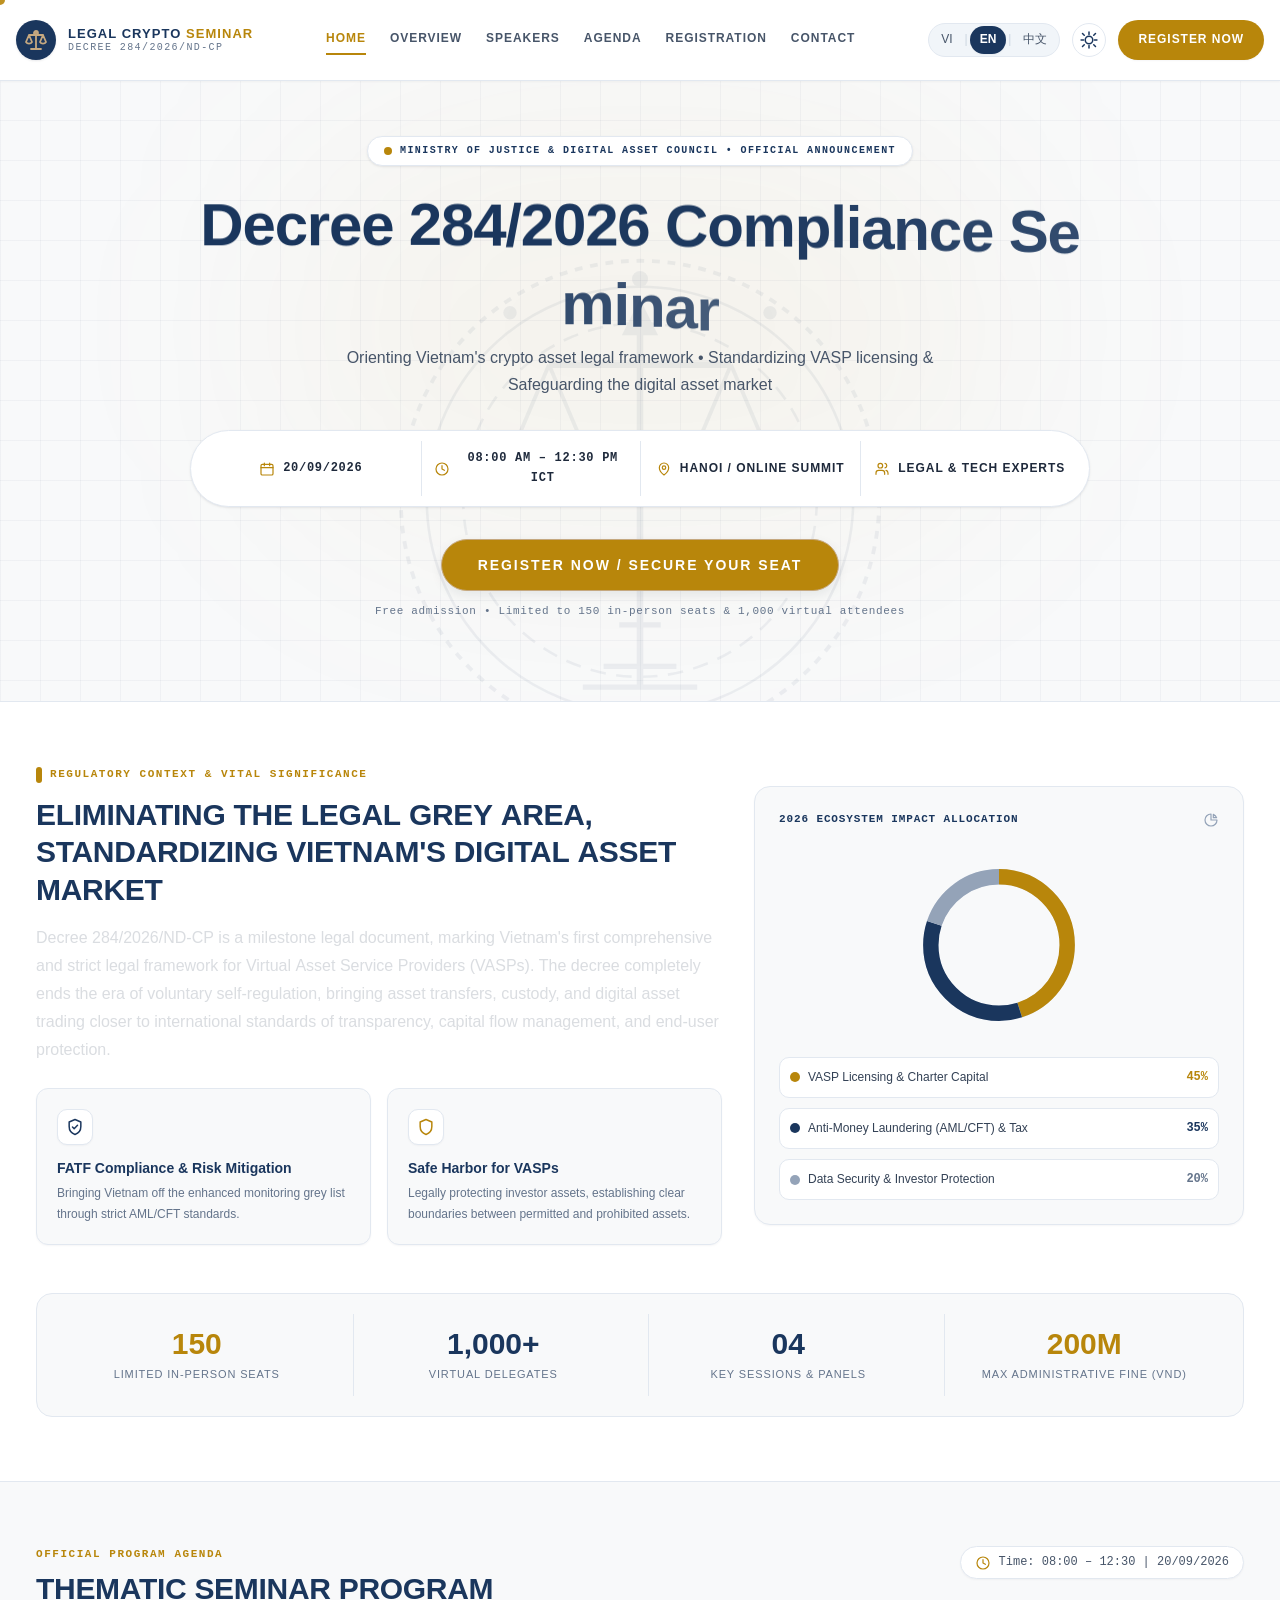
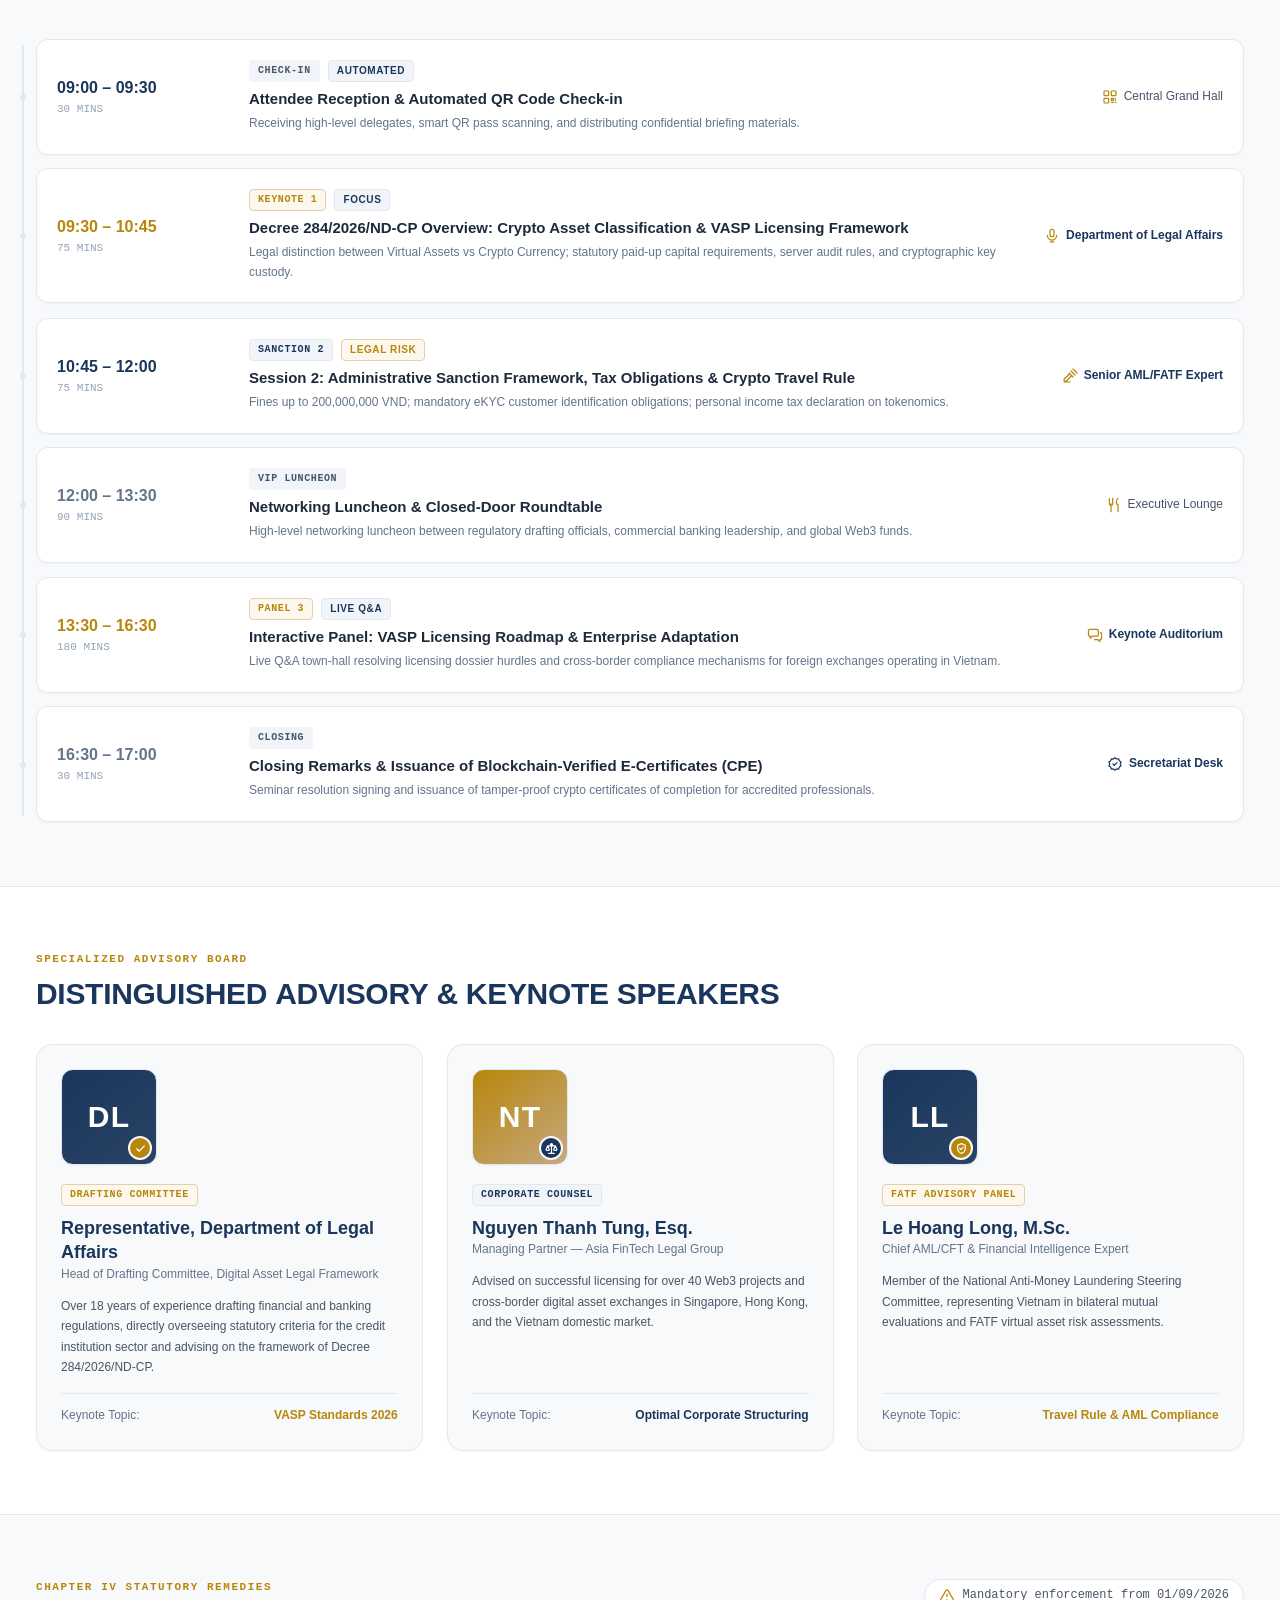
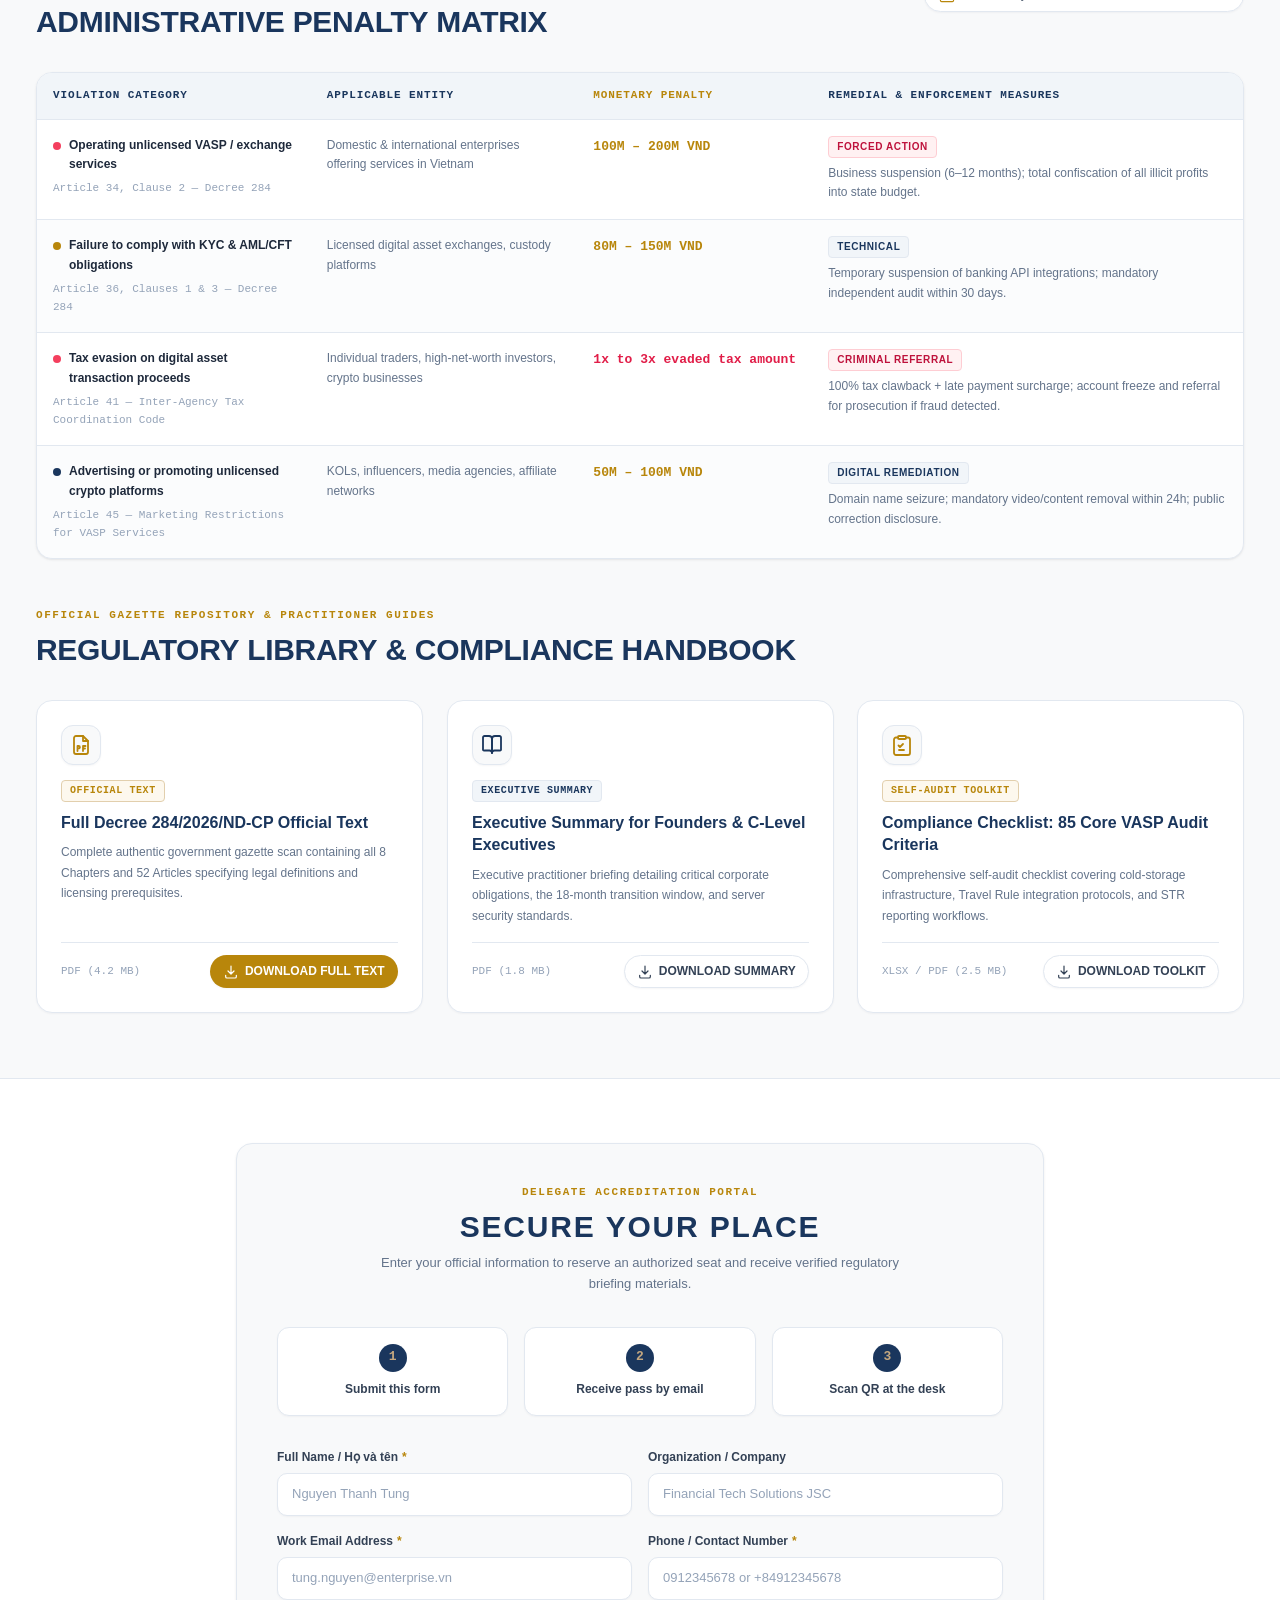
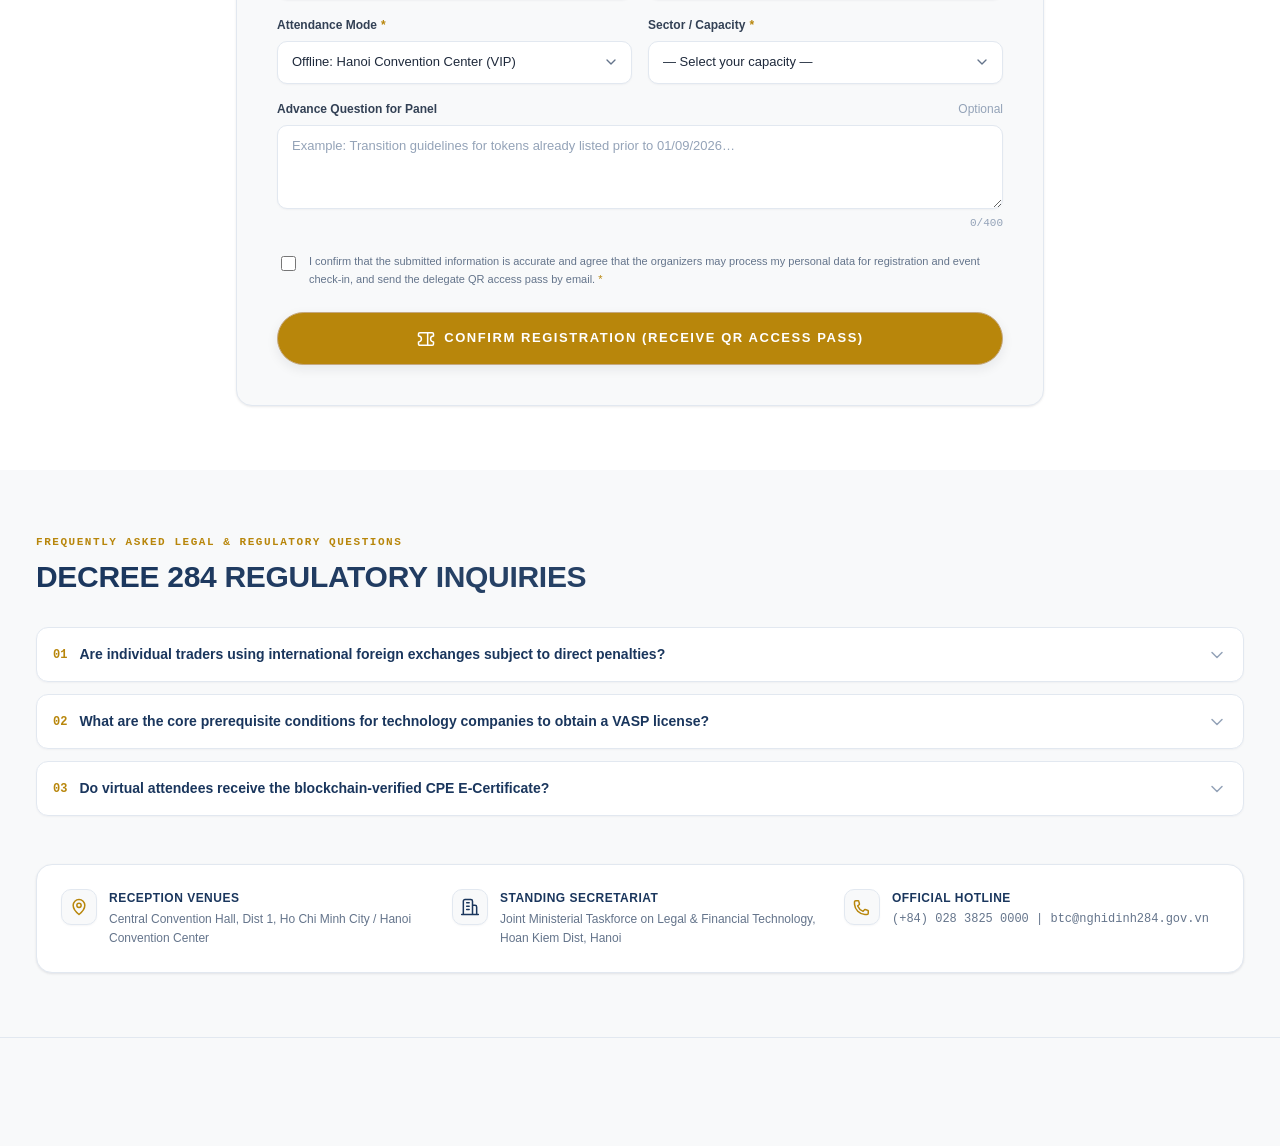
<file: index.html>
<!DOCTYPE html>
<html lang="en">
<head>
<meta charset="utf-8">
<meta name="viewport" content="width=device-width, initial-scale=1.0, viewport-fit=cover">
<title>Decree 284/2026 Compliance Seminar | Vietnam Crypto Legal Framework</title>
<meta name="description" content="Official seminar on Decree 284/2026/ND-CP — Vietnam's first comprehensive legal framework for Virtual Asset Service Providers (VASPs). 20/09/2026, Hanoi &amp; Online.">

<!--
  Quy tắc bảo mật #18 — CSP đặt bằng thẻ <meta> vì GitHub Pages phục vụ file
  tĩnh nên không thể tự đặt HTTP response header.
  - connect-src: chỉ cho phép gọi tới Apps Script Web App.
  - script-src / style-src 'unsafe-inline': bắt buộc vì CSS & JS nhúng trong file.
  - font-src: Google Fonts (Inter + Montserrat). Toàn bộ icon là inline SVG nên
    KHÔNG cần tải icon font từ bên ngoài.
  - img-src 'self' data:: không tải ảnh từ domain lạ.
-->
<!-- GSAP/ScrollTrigger/SplitText/Lenis (hiệu ứng chuyển động, xem animations.js)
     được gộp sẵn + tự lưu trữ trong vendor.min.js — KHÔNG còn tải từ CDN
     ngoài nữa, nên script-src giữ nguyên 'self', không phải mở thêm domain
     nào. Xem đầu vendor.min.js để biết nguồn gốc + phiên bản đã ghim. -->
<meta http-equiv="Content-Security-Policy"
      content="default-src 'self'; connect-src https://script.google.com https://script.googleusercontent.com; form-action 'self'; base-uri 'self'; frame-ancestors 'none'; object-src 'none'; img-src 'self' data:; style-src 'self' 'unsafe-inline' https://fonts.googleapis.com; font-src 'self' https://fonts.gstatic.com; script-src 'self' 'unsafe-inline';">
<meta name="referrer" content="no-referrer">

<!-- Bật sớm nhất có thể (trước khi trang vẽ) để .reveal ẩn đúng ngay từ đầu,
     tránh hiện ra rồi biến mất (flash) khi hiệu ứng cuộn bắt đầu chạy. Nếu
     JS bị chặn/lỗi, class này không được thêm → mọi nội dung .reveal vẫn
     hiển thị bình thường (CSS mặc định là hiện), không mất nội dung. -->
<script>document.documentElement.classList.add('js-ready');</script>

<link rel="preconnect" href="https://fonts.googleapis.com">
<link rel="preconnect" href="https://fonts.gstatic.com" crossorigin>
<link rel="stylesheet" href="https://fonts.googleapis.com/css2?family=Inter:wght@300;400;500;600;700&amp;family=Montserrat:wght@500;600;700;800&amp;display=swap">

<!-- Hiệu ứng chuyển động (GSAP/Lenis) — file riêng, gỡ dòng này +
     animations.js + vendor.min.js ở cuối trang là gỡ sạch, không đụng gì
     tới style gốc của trang (xem đầu animations.css). -->
<link rel="stylesheet" href="animations.css">

<style>
/* =========================================================================
   1. DESIGN TOKENS
   ========================================================================= */
:root {
  --navy:        #1A365D;
  --navy-dark:   #0F2027;
  --navy-light:  #2A4365;

  --gold:        #B8860B;
  --gold-hover:  #996F08;
  --gold-light:  #FDF8EE;
  --gold-border: #E2CFAD;
  --gold-muted:  #C5A880;

  --bg:          #F8F9FA;
  --surface:     #FFFFFF;

  --slate-50:  #F8FAFC;
  --slate-100: #F1F5F9;
  --slate-200: #E2E8F0;
  --slate-300: #CBD5E1;
  --slate-400: #94A3B8;
  --slate-500: #64748B;
  --slate-600: #475569;
  --slate-700: #334155;
  --slate-800: #1E293B;

  --rose-50:  #FFF1F2;
  --rose-200: #FECDD3;
  --rose-500: #F43F5E;
  --rose-600: #E11D48;
  --rose-700: #BE123C;

  --ok-bg:     #ECFDF5;
  --ok-border: #A7F3D0;
  --ok-text:   #047857;
  --err-bg:     #FFF1F2;
  --err-border: #FECDD3;
  --err-text:   #BE123C;

  --font-headline: "Montserrat", "Segoe UI", Arial, sans-serif;
  --font-body: "Inter", -apple-system, BlinkMacSystemFont, "Segoe UI", Roboto, Arial, sans-serif;
  --font-mono: ui-monospace, SFMono-Regular, "SF Mono", Menlo, Consolas, "Liberation Mono", monospace;

  --shadow-xs: 0 1px 2px rgba(15, 23, 42, .04);
  --shadow-sm: 0 1px 3px rgba(15, 23, 42, .06), 0 1px 2px rgba(15, 23, 42, .04);
  --shadow-md: 0 4px 12px rgba(15, 23, 42, .08);
  --shadow-lg: 0 10px 24px rgba(15, 23, 42, .10);

  --header-h: 80px;
  --container: 1240px;
  --radius-lg: 12px;
  --radius-xl: 16px;

  --header-bg: rgba(255, 255, 255, .95);
  --zebra-bg:      rgba(248, 250, 252, .6);
  --row-hover-bg:  rgba(241, 245, 249, .7);
}

/* =========================================================================
   1b. DARK PALETTE — áp dụng theo prefers-color-scheme của hệ thống, hoặc
   theo lựa chọn thủ công của người dùng (thuộc tính data-theme trên <html>,
   lưu lại qua localStorage). Giữ nguyên vai trò từng token — chỉ đổi giá
   trị — nên toàn bộ CSS phía dưới (đều dùng var(--...)) tự động ăn theo,
   không cần sửa lại từng rule.
   ========================================================================= */
@media (prefers-color-scheme: dark) {
  :root:not([data-theme="light"]) {
    --navy:        #6E9BD1;
    --navy-dark:   #0F2027;
    --navy-light:  #8FB4E0;

    --gold:        #D9A63D;
    --gold-hover:  #E8BE63;
    --gold-light:  #2E2410;
    --gold-border: #5C4A22;
    --gold-muted:  #B99F6E;

    --bg:          #0B1220;
    --surface:     #141C30;

    --slate-50:  #1A2338;
    --slate-100: #1E2A42;
    --slate-200: #2C3A56;
    --slate-300: #3E4E6E;
    --slate-400: #7C8AA8;
    --slate-500: #9AA7C2;
    --slate-600: #B7C1D9;
    --slate-700: #D3DAEA;
    --slate-800: #EDF1F8;

    --rose-50:  #3A1620;
    --rose-200: #5C2430;
    --rose-500: #FB7185;
    --rose-600: #FCA5B1;
    --rose-700: #FDA4AF;

    --ok-bg:     #0F2A1F;
    --ok-border: #1F5C3E;
    --ok-text:   #4ADE80;
    --err-bg:     #3A1620;
    --err-border: #5C2430;
    --err-text:   #FCA5B1;

    --header-bg: rgba(11, 18, 32, .85);
    --zebra-bg:      rgba(255, 255, 255, .03);
    --row-hover-bg:  rgba(255, 255, 255, .06);
  }
}
:root[data-theme="dark"] {
  --navy:        #6E9BD1;
  --navy-dark:   #0F2027;
  --navy-light:  #8FB4E0;

  --gold:        #D9A63D;
  --gold-hover:  #E8BE63;
  --gold-light:  #2E2410;
  --gold-border: #5C4A22;
  --gold-muted:  #B99F6E;

  --bg:          #0B1220;
  --surface:     #141C30;

  --slate-50:  #1A2338;
  --slate-100: #1E2A42;
  --slate-200: #2C3A56;
  --slate-300: #3E4E6E;
  --slate-400: #7C8AA8;
  --slate-500: #9AA7C2;
  --slate-600: #B7C1D9;
  --slate-700: #D3DAEA;
  --slate-800: #EDF1F8;

  --rose-50:  #3A1620;
  --rose-200: #5C2430;
  --rose-500: #FB7185;
  --rose-600: #FCA5B1;
  --rose-700: #FDA4AF;

  --ok-bg:     #0F2A1F;
  --ok-border: #1F5C3E;
  --ok-text:   #4ADE80;
  --err-bg:     #3A1620;
  --err-border: #5C2430;
  --err-text:   #FCA5B1;

  --header-bg: rgba(11, 18, 32, .85);
  --zebra-bg:      rgba(255, 255, 255, .03);
  --row-hover-bg:  rgba(255, 255, 255, .06);
}
/* Chuyển theme mượt, không giật cục khi bấm nút */
html { transition: background-color .2s; }
body, .site-header, .card, .reg-card { transition: background-color .2s, border-color .2s, color .2s; }

/* =========================================================================
   2. RESET & BASE
   ========================================================================= */
*, *::before, *::after { box-sizing: border-box; }

html {
  scroll-behavior: smooth;
  scroll-padding-top: calc(var(--header-h) + env(safe-area-inset-top, 0px) + 16px);
  -webkit-text-size-adjust: 100%;
}

body {
  margin: 0;
  background: var(--bg);
  color: var(--slate-800);
  font-family: var(--font-body);
  font-size: 14px;
  line-height: 1.6;
  -webkit-font-smoothing: antialiased;
  -moz-osx-font-smoothing: grayscale;
  overscroll-behavior: none;
}

::selection { background: rgba(184, 134, 11, .2); color: var(--gold); }

img { max-width: 100%; display: block; }
a { color: inherit; text-decoration: none; }
button, input, select, textarea { font: inherit; color: inherit; }
h1, h2, h3, p { margin: 0; }
table { border-collapse: collapse; }

:focus-visible {
  outline: 2px solid var(--gold);
  outline-offset: 2px;
  border-radius: 4px;
}

.visually-hidden {
  position: absolute; width: 1px; height: 1px;
  padding: 0; margin: -1px; overflow: hidden;
  clip: rect(0 0 0 0); white-space: nowrap; border: 0;
}

/* Link "bỏ qua tới phần đăng ký" — chỉ hiện ra khi dùng bàn phím (Tab) */
.skip-link {
  position: absolute;
  left: 50%;
  top: -100px;
  z-index: 60;
  transform: translateX(-50%);
  padding: 10px 20px;
  border-radius: 0 0 10px 10px;
  background: var(--navy);
  color: #fff;
  font-size: 13px;
  font-weight: 600;
  transition: top .2s;
}
.skip-link:focus { top: 0; }

/* Bỏ mọi animation nếu người dùng bật "giảm chuyển động" trong hệ điều hành */
@media (prefers-reduced-motion: reduce) {
  html { scroll-behavior: auto; }
  *, *::before, *::after {
    animation-duration: .01ms !important;
    animation-iteration-count: 1 !important;
    transition-duration: .01ms !important;
  }
}

/* =========================================================================
   2b. MOTION — hiệu ứng "hiện dần khi cuộn tới" kiểu các trang cao cấp.
   Mặc định LUÔN hiện (opacity:1) — chỉ chuyển sang trạng thái ẩn-để-hiện-dần
   khi <html> đã có class "js-ready" (gắn bằng script nhỏ ở đầu <head>).
   Nhờ vậy nếu JS lỗi/bị chặn, toàn bộ nội dung .reveal vẫn hiển thị bình
   thường — không bao giờ mất nội dung vì animation.
   ========================================================================= */
.reveal { opacity: 1; transform: none; }
html.js-ready .reveal {
  opacity: 0;
  transform: translateY(28px);
  transition: opacity .7s cubic-bezier(.16,.8,.24,1), transform .7s cubic-bezier(.16,.8,.24,1);
  transition-delay: var(--reveal-delay, 0s);
  will-change: opacity, transform;
}
html.js-ready .reveal.is-visible { opacity: 1; transform: translateY(0); }

/* Item con trong lưới/list — so le nhẹ theo thứ tự để trông có "nhịp" */
.about-points .about-point:nth-child(1) { --reveal-delay: 0s; }
.about-points .about-point:nth-child(2) { --reveal-delay: .08s; }
.agenda-list  .agenda-item:nth-child(1) { --reveal-delay: 0s; }
.agenda-list  .agenda-item:nth-child(2) { --reveal-delay: .06s; }
.agenda-list  .agenda-item:nth-child(3) { --reveal-delay: .12s; }
.agenda-list  .agenda-item:nth-child(4) { --reveal-delay: .18s; }
.agenda-list  .agenda-item:nth-child(5) { --reveal-delay: .24s; }
.agenda-list  .agenda-item:nth-child(6) { --reveal-delay: .3s; }
.speakers-grid .speaker:nth-child(1) { --reveal-delay: 0s; }
.speakers-grid .speaker:nth-child(2) { --reveal-delay: .1s; }
.speakers-grid .speaker:nth-child(3) { --reveal-delay: .2s; }
.docs-grid .doc:nth-child(1) { --reveal-delay: 0s; }
.docs-grid .doc:nth-child(2) { --reveal-delay: .1s; }
.docs-grid .doc:nth-child(3) { --reveal-delay: .2s; }
.faq-list .faq-item:nth-child(1) { --reveal-delay: 0s; }
.faq-list .faq-item:nth-child(2) { --reveal-delay: .08s; }
.faq-list .faq-item:nth-child(3) { --reveal-delay: .16s; }
.metric-strip .metric:nth-child(1) { --reveal-delay: 0s; }
.metric-strip .metric:nth-child(2) { --reveal-delay: .08s; }
.metric-strip .metric:nth-child(3) { --reveal-delay: .16s; }
.metric-strip .metric:nth-child(4) { --reveal-delay: .24s; }
.contact-grid .contact-item:nth-child(1) { --reveal-delay: 0s; }
.contact-grid .contact-item:nth-child(2) { --reveal-delay: .08s; }
.contact-grid .contact-item:nth-child(3) { --reveal-delay: .16s; }

@media (prefers-reduced-motion: reduce) {
  .reveal, html.js-ready .reveal, html.js-ready .reveal.is-visible {
    opacity: 1 !important; transform: none !important; transition: none !important;
  }
}

/* Hero: chuỗi hiện dần lúc tải trang (không cần cuộn, không cần IntersectionObserver) */
@keyframes heroRise { from { opacity: 0; transform: translateY(22px); } to { opacity: 1; transform: translateY(0); } }
html.js-ready .hero-badge,
html.js-ready .hero-title,
html.js-ready .hero-lead,
html.js-ready .hero-facts,
html.js-ready .hero-cta-wrap {
  opacity: 0;
  animation: heroRise .8s cubic-bezier(.16,.8,.24,1) forwards;
}
html.js-ready .hero-badge     { animation-delay: .05s; }
html.js-ready .hero-title     { animation-delay: .15s; }
html.js-ready .hero-lead      { animation-delay: .28s; }
html.js-ready .hero-facts     { animation-delay: .40s; }
html.js-ready .hero-cta-wrap  { animation-delay: .52s; }
@media (prefers-reduced-motion: reduce) {
  html.js-ready .hero-badge, html.js-ready .hero-title, html.js-ready .hero-lead,
  html.js-ready .hero-facts, html.js-ready .hero-cta-wrap { opacity: 1; animation: none; }
}

/* Nút vàng: ánh sáng lướt qua khi hover — chi tiết nhỏ hay gặp ở landing page cao cấp */
.btn-gold, .btn-solid-gold {
  position: relative;
  overflow: hidden;
  isolation: isolate;
}
.btn-gold::after, .btn-solid-gold::after {
  content: "";
  position: absolute;
  top: 0; left: -60%;
  width: 40%; height: 100%;
  background: linear-gradient(115deg, transparent, rgba(255,255,255,.35), transparent);
  transform: skewX(-20deg);
  transition: left .55s ease;
  pointer-events: none;
}
.btn-gold:hover::after, .btn-solid-gold:hover::after { left: 130%; }

/* Thẻ card: nâng nhẹ lên khi hover, mượt hơn bản chỉ đổi màu viền */
.card-hover { transition: border-color .25s, box-shadow .25s, transform .25s; }
.card-hover:hover { transform: translateY(-4px); }

/* Số liệu thống kê: JS sẽ điền dần từ 0, CSS chỉ cần đổi con trỏ để biết đang chờ */
.metric-value[data-count] { font-variant-numeric: tabular-nums; }

/* Biểu đồ tròn: mặc định LUÔN ở đúng vị trí thật (--donut-target) — phòng
   trường hợp JS lỗi/tắt thì biểu đồ vẫn đúng, chỉ là không có hiệu ứng vẽ dần.
   Khi có JS (.js-ready): ẩn cung màu (đẩy ra ngoài bằng --donut-full) cho tới
   khi thẻ .donut-card lọt vào khung nhìn (.is-visible) mới "vẽ" dần về đúng vị trí. */
.donut-chart svg circle.donut-arc { stroke-dashoffset: var(--donut-target); }
html.js-ready .donut-chart svg circle.donut-arc {
  stroke-dashoffset: var(--donut-full, 390);
  transition: stroke-dashoffset 1.1s cubic-bezier(.16,.8,.24,1);
}
html.js-ready .donut-card.is-visible .donut-chart svg circle.donut-arc { stroke-dashoffset: var(--donut-target); }

/* =========================================================================
   3. UTILITIES
   ========================================================================= */
.container {
  width: 100%;
  max-width: var(--container);
  margin-inline: auto;
  padding-inline: 16px;
}

.icon {
  width: 20px; height: 20px;
  flex: none;
  stroke: currentColor;
  fill: none;
  stroke-width: 1.8;
  stroke-linecap: round;
  stroke-linejoin: round;
}
.icon-sm { width: 16px; height: 16px; }
.icon-lg { width: 24px; height: 24px; }

.mono {
  font-family: var(--font-mono);
  font-variant-ligatures: none;
}

/* Nhãn nhỏ chữ vàng ở đầu mỗi section */
.eyebrow {
  display: block;
  font-family: var(--font-mono);
  font-size: 11px;
  font-weight: 700;
  letter-spacing: .14em;
  text-transform: uppercase;
  color: var(--gold);
  margin-bottom: 6px;
}
.eyebrow-marked {
  display: flex;
  align-items: center;
  gap: 8px;
  margin-bottom: 12px;
}
.eyebrow-marked::before {
  content: "";
  width: 6px; height: 16px;
  border-radius: 999px;
  background: var(--gold);
  flex: none;
}

.section-title {
  font-family: var(--font-headline);
  font-weight: 700;
  font-size: clamp(20px, 3.2vw, 30px);
  line-height: 1.25;
  letter-spacing: -.01em;
  text-transform: uppercase;
  color: var(--navy);
}

.section {
  padding-block: 64px;
  border-bottom: 1px solid var(--slate-200);
}
.section-white { background: var(--surface); }
.section-grey  { background: var(--bg); }

.section-head {
  display: flex;
  flex-direction: column;
  gap: 16px;
  margin-bottom: 32px;
}
@media (min-width: 768px) {
  .section-head-split {
    flex-direction: row;
    align-items: flex-end;
    justify-content: space-between;
  }
}

/* Viên thuốc thông tin (ví dụ "Time: 09:00 - 17:00") */
.info-pill {
  display: inline-flex;
  align-items: center;
  gap: 8px;
  align-self: flex-start;
  padding: 6px 14px;
  border-radius: 999px;
  background: var(--surface);
  border: 1px solid var(--slate-200);
  box-shadow: var(--shadow-xs);
  font-family: var(--font-mono);
  font-size: 12px;
  color: var(--slate-600);
}
.info-pill .icon { color: var(--gold); }

/* Thẻ tag nhỏ */
.tag {
  display: inline-block;
  padding: 2px 8px;
  border-radius: 4px;
  font-size: 10px;
  font-weight: 700;
  line-height: 1.6;
  letter-spacing: .06em;
  text-transform: uppercase;
  white-space: nowrap;
}
.tag-mono  { font-family: var(--font-mono); }
.tag-slate { background: var(--slate-100); color: var(--slate-600); border: 1px solid transparent; }
.tag-navy  { background: var(--slate-100); color: var(--navy); border: 1px solid var(--slate-200); }
.tag-gold  { background: var(--gold-light); color: var(--gold); border: 1px solid var(--gold-border); }
.tag-rose  { background: var(--rose-50); color: var(--rose-700); border: 1px solid var(--rose-200); }

/* Nút vàng dạng viên nang — CTA chính của trang */
.btn-gold {
  display: inline-flex;
  align-items: center;
  justify-content: center;
  gap: 8px;
  border: 1px solid var(--gold-muted);
  border-radius: 999px;
  background: var(--gold);
  color: #fff;
  font-family: var(--font-headline);
  font-weight: 700;
  font-size: 13px;
  letter-spacing: .12em;
  text-transform: uppercase;
  padding: 12px 24px;
  cursor: pointer;
  box-shadow: var(--shadow-md);
  transition: background-color .2s, box-shadow .2s, transform .2s;
}
.btn-gold:hover:not(:disabled) {
  background: var(--gold-hover);
  box-shadow: var(--shadow-lg);
  transform: scale(1.02);
}
.btn-gold:disabled { opacity: .7; cursor: progress; transform: none; }

.btn-ghost {
  display: inline-flex;
  align-items: center;
  gap: 6px;
  padding: 6px 12px;
  border-radius: 999px;
  border: 1px solid var(--slate-200);
  background: var(--surface);
  color: var(--slate-700);
  font-size: 12px;
  font-weight: 700;
  text-transform: uppercase;
  cursor: pointer;
  box-shadow: var(--shadow-xs);
  transition: background-color .2s, border-color .2s;
}
.btn-ghost:hover { background: var(--slate-50); border-color: var(--gold-muted); }

.btn-solid-gold {
  display: inline-flex;
  align-items: center;
  gap: 6px;
  padding: 6px 12px;
  border-radius: 999px;
  border: 1px solid transparent;
  background: var(--gold);
  color: #fff;
  font-size: 12px;
  font-weight: 700;
  text-transform: uppercase;
  cursor: pointer;
  box-shadow: var(--shadow-xs);
  transition: background-color .2s;
}
.btn-solid-gold:hover { background: var(--gold-hover); }

/* Thẻ nền trắng dùng lại ở nhiều section */
.card {
  background: var(--surface);
  border: 1px solid var(--slate-200);
  border-radius: var(--radius-xl);
  box-shadow: var(--shadow-xs);
  transition: border-color .2s, box-shadow .2s;
}
.card-hover:hover { border-color: var(--gold-muted); box-shadow: var(--shadow-sm); }
.card-grey { background: var(--bg); }

/* Ô vuông bo góc chứa icon */
.icon-box {
  display: inline-flex;
  align-items: center;
  justify-content: center;
  width: 36px; height: 36px;
  flex: none;
  border-radius: 10px;
  background: var(--bg);
  border: 1px solid var(--slate-200);
  box-shadow: var(--shadow-xs);
}
.icon-box-white { background: var(--surface); }
.icon-box-lg { width: 40px; height: 40px; border-radius: 12px; }
/* Trong các thẻ dọc, ô icon phải chiếm riêng một dòng */
.about-point .icon-box,
.doc .icon-box { display: flex; margin-bottom: 12px; }
.text-gold { color: var(--gold); }
.text-navy { color: var(--navy); }

/* =========================================================================
   4. HEADER
   ========================================================================= */
.site-header {
  position: fixed;
  inset: 0 0 auto 0;
  z-index: 50;
  background: var(--header-bg);
  backdrop-filter: blur(12px);
  -webkit-backdrop-filter: blur(12px);
  border-bottom: 1px solid var(--slate-200);
  box-shadow: var(--shadow-xs);
  padding-top: env(safe-area-inset-top, 0px);
  transition: box-shadow .2s;
}
.site-header.is-scrolled { box-shadow: var(--shadow-sm); }

.header-inner {
  height: var(--header-h);
  max-width: 1360px;
  margin-inline: auto;
  padding-inline: 16px;
  display: flex;
  align-items: center;
  justify-content: space-between;
  gap: 16px;
}

.brand { display: flex; align-items: center; gap: 12px; }
.brand-crest {
  width: 40px; height: 40px;
  flex: none;
  border-radius: 999px;
  background: var(--navy);
  color: var(--gold-muted);
  display: flex; align-items: center; justify-content: center;
  box-shadow: var(--shadow-sm);
}
.brand-text { display: flex; flex-direction: column; line-height: 1.2; }
.brand-name {
  font-family: var(--font-headline);
  font-weight: 700;
  font-size: 13px;
  letter-spacing: .08em;
  text-transform: uppercase;
  color: var(--navy);
}
.brand-name .accent { color: var(--gold); }
.brand-sub {
  font-family: var(--font-mono);
  font-size: 10px;
  letter-spacing: .14em;
  text-transform: uppercase;
  color: var(--slate-500);
}

.main-nav { display: none; align-items: center; gap: 24px; }
@media (min-width: 1100px) { .main-nav { display: flex; } }

.main-nav a {
  position: relative;
  padding: 4px 0 6px;
  font-size: 12px;
  font-weight: 600;
  letter-spacing: .08em;
  text-transform: uppercase;
  color: var(--slate-600);
  transition: color .2s;
}
.main-nav a:hover { color: var(--gold); }
.main-nav a.is-active { color: var(--gold); }
/* Gạch chân chạy mượt từ trái sang phải, thay cho border-bottom đổi tức thì */
.main-nav a::after {
  content: "";
  position: absolute;
  left: 0; right: 100%;
  bottom: 0;
  height: 2px;
  background: var(--gold);
  transition: right .3s cubic-bezier(.16,.8,.24,1);
}
.main-nav a:hover::after,
.main-nav a.is-active::after { right: 0; }

.header-actions { display: flex; align-items: center; gap: 12px; }

/* Nút chuyển ngôn ngữ VI | EN */
.lang-switch {
  display: none;
  align-items: center;
  gap: 2px;
  padding: 2px;
  border-radius: 999px;
  background: var(--slate-100);
  border: 1px solid var(--slate-200);
}
@media (min-width: 640px) { .lang-switch { display: flex; } }
.lang-switch button {
  padding: 4px 10px;
  border: 0;
  border-radius: 999px;
  background: transparent;
  font-size: 12px;
  font-weight: 500;
  color: var(--slate-600);
  cursor: pointer;
  transition: color .2s;
}
.lang-switch button:disabled { color: var(--slate-400); cursor: not-allowed; }
.lang-switch .sep { color: var(--slate-300); font-size: 12px; }
.lang-switch button[aria-current="true"] {
  background: var(--navy);
  color: #fff;
  font-weight: 700;
  box-shadow: var(--shadow-xs);
}

/* Nút chuyển chế độ sáng/tối */
.theme-toggle {
  display: inline-flex;
  align-items: center;
  justify-content: center;
  width: 34px; height: 34px;
  flex: none;
  border-radius: 999px;
  border: 1px solid var(--slate-200);
  background: var(--surface);
  color: var(--navy);
  cursor: pointer;
  transition: background-color .2s, border-color .2s, color .2s;
}
.theme-toggle:hover { border-color: var(--gold-muted); color: var(--gold); }
.theme-toggle .icon-moon { display: none; }
:root[data-theme="dark"] .theme-toggle .icon-sun  { display: none; }
:root[data-theme="dark"] .theme-toggle .icon-moon { display: block; }
@media (prefers-color-scheme: dark) {
  :root:not([data-theme="light"]) .theme-toggle .icon-sun  { display: none; }
  :root:not([data-theme="light"]) .theme-toggle .icon-moon { display: block; }
}
:root[data-theme="light"] .theme-toggle .icon-sun  { display: block; }
:root[data-theme="light"] .theme-toggle .icon-moon { display: none; }

.header-cta {
  display: none;
  padding: 10px 20px;
  border-radius: 999px;
  background: var(--gold);
  color: #fff;
  font-size: 12px;
  font-weight: 700;
  letter-spacing: .08em;
  text-transform: uppercase;
  box-shadow: var(--shadow-xs);
  transition: background-color .2s, transform .2s;
}
.header-cta:hover { background: var(--gold-hover); transform: scale(1.02); }
@media (min-width: 640px) { .header-cta { display: inline-flex; } }

.nav-toggle {
  display: inline-flex;
  align-items: center;
  justify-content: center;
  width: 40px; height: 40px;
  border-radius: 10px;
  border: 1px solid var(--slate-200);
  background: var(--surface);
  color: var(--navy);
  cursor: pointer;
}
@media (min-width: 1100px) { .nav-toggle { display: none; } }
.nav-toggle .icon-close { display: none; }
.nav-toggle[aria-expanded="true"] .icon-open  { display: none; }
.nav-toggle[aria-expanded="true"] .icon-close { display: block; }

/* Menu thả xuống trên mobile */
.mobile-nav {
  display: none;
  border-top: 1px solid var(--slate-200);
  background: var(--surface);
  padding: 8px 16px 20px;
}
.mobile-nav.is-open { display: block; }
@media (min-width: 1100px) { .mobile-nav.is-open { display: none; } }
.mobile-nav a {
  display: block;
  padding: 12px 4px;
  border-bottom: 1px solid var(--slate-100);
  font-size: 13px;
  font-weight: 600;
  letter-spacing: .06em;
  text-transform: uppercase;
  color: var(--slate-700);
}
.mobile-nav a:last-of-type { border-bottom: 0; }
.mobile-nav a.is-active { color: var(--gold); }
.mobile-nav .btn-gold { width: 100%; margin-top: 12px; }
.mobile-nav-utils { display: flex; justify-content: center; padding: 12px 0 4px; }
.mobile-nav-utils .lang-switch-mobile { display: flex; } /* ép hiện — .lang-switch mặc định ẩn dưới 640px */

main { padding-top: calc(var(--header-h) + env(safe-area-inset-top, 0px)); }

/* =========================================================================
   5. HERO
   ========================================================================= */
.hero {
  position: relative;
  overflow: hidden;
  background: var(--bg);
  padding-block: 56px 80px;
  border-bottom: 1px solid var(--slate-200);
  text-align: center;
}

/* Lớp lưới "blueprint" mờ phía sau */
.hero-grid {
  position: absolute;
  inset: 0;
  pointer-events: none;
  opacity: .8;
  background-size: 40px 40px;
  background-image:
    linear-gradient(to right,  rgba(26, 54, 93, .05) 1px, transparent 1px),
    linear-gradient(to bottom, rgba(26, 54, 93, .05) 1px, transparent 1px);
}
/* Quầng sáng vàng nhạt */
.hero-aura {
  position: absolute;
  top: 48px; left: 50%;
  transform: translateX(-50%);
  width: min(720px, 100%); height: 400px;
  pointer-events: none;
  border-radius: 999px;
  background: rgba(184, 134, 11, .05);
  filter: blur(120px);
}
/* Hình chìm cán cân công lý */
.hero-watermark {
  position: absolute;
  top: 160px; left: 50%;
  transform: translateX(-50%);
  pointer-events: none;
  user-select: none;
  opacity: .06;
  color: var(--navy);
}
.hero-watermark svg { width: min(520px, 90vw); height: auto; }

.hero-inner {
  position: relative;
  display: flex;
  flex-direction: column;
  align-items: center;
  max-width: var(--container);
  margin-inline: auto;
  padding-inline: 16px;
}

.hero-badge {
  display: inline-flex;
  align-items: center;
  gap: 8px;
  max-width: 100%;
  padding: 6px 16px;
  margin-bottom: 24px;
  border-radius: 999px;
  background: var(--surface);
  border: 1px solid var(--slate-200);
  box-shadow: var(--shadow-sm);
}
.hero-badge .dot {
  width: 8px; height: 8px;
  flex: none;
  border-radius: 999px;
  background: var(--gold);
  animation: pulse 2s cubic-bezier(.4, 0, .6, 1) infinite;
}
@keyframes pulse { 0%, 100% { opacity: 1; } 50% { opacity: .35; } }
.hero-badge span:last-child {
  font-family: var(--font-mono);
  font-size: 10px;
  font-weight: 600;
  letter-spacing: .14em;
  text-transform: uppercase;
  color: var(--navy);
}

.hero-title {
  font-family: var(--font-headline);
  font-weight: 700;
  font-size: clamp(30px, 6vw, 60px);
  line-height: 1.15;
  letter-spacing: -.02em;
  color: var(--navy);
  max-width: 900px;
  margin-bottom: 16px;
}

.hero-lead {
  max-width: 660px;
  margin-bottom: 32px;
  font-size: clamp(14px, 1.6vw, 16px);
  line-height: 1.7;
  color: var(--slate-600);
}

/* Thanh thông tin sự kiện (ngày / giờ / địa điểm / đối tượng) */
.hero-facts {
  width: 100%;
  max-width: 900px;
  margin-bottom: 32px;
  padding: 10px;
  border-radius: 999px;
  background: var(--surface);
  border: 1px solid var(--slate-200);
  box-shadow: var(--shadow-sm);
}
@media (max-width: 767px) { .hero-facts { border-radius: var(--radius-xl); } }

.hero-facts-grid {
  display: grid;
  grid-template-columns: repeat(2, minmax(0, 1fr));
}
@media (min-width: 768px) { .hero-facts-grid { grid-template-columns: repeat(4, minmax(0, 1fr)); } }

.hero-fact {
  display: flex;
  align-items: center;
  justify-content: center;
  gap: 8px;
  padding: 8px 12px;
  font-size: 12px;
  color: var(--slate-800);
  text-align: center;
  border-top: 1px solid var(--slate-200);
}
.hero-fact:nth-child(1), .hero-fact:nth-child(2) { border-top: 0; }
@media (min-width: 768px) {
  .hero-fact { border-top: 0; border-left: 1px solid var(--slate-200); }
  .hero-fact:first-child { border-left: 0; }
}
.hero-fact .icon { color: var(--gold); }
.hero-fact-mono { font-family: var(--font-mono); font-weight: 600; letter-spacing: .06em; }
.hero-fact-caps { font-weight: 600; letter-spacing: .08em; text-transform: uppercase; }

.hero-cta-wrap { display: flex; flex-direction: column; align-items: center; gap: 12px; }
.hero-cta { padding: 14px 36px; font-size: 14px; letter-spacing: .14em; }
.hero-note {
  font-family: var(--font-mono);
  font-size: 11px;
  letter-spacing: .06em;
  color: var(--slate-500);
}

/* =========================================================================
   6. SECTION: ABOUT
   ========================================================================= */
.about-grid {
  display: grid;
  gap: 32px;
  align-items: center;
  margin-bottom: 48px;
}
@media (min-width: 1024px) { .about-grid { grid-template-columns: 7fr 5fr; } }

.about-lead {
  font-size: clamp(14px, 1.6vw, 16px);
  line-height: 1.75;
  color: var(--slate-600);
  margin-block: 16px 24px;
}

.about-points {
  display: grid;
  gap: 16px;
  grid-template-columns: repeat(auto-fit, minmax(240px, 1fr));
}
.about-point { padding: 20px; border-radius: var(--radius-lg); }
.about-point h3 {
  font-family: var(--font-headline);
  font-weight: 600;
  font-size: 14px;
  color: var(--navy);
  margin-block: 12px 4px;
}
.about-point p { font-size: 12px; line-height: 1.7; color: var(--slate-500); }

/* Thẻ biểu đồ tròn */
.donut-card { padding: 24px; border-radius: var(--radius-xl); }
.donut-head {
  display: flex;
  align-items: center;
  justify-content: space-between;
  gap: 12px;
  margin-bottom: 16px;
}
.donut-head span:first-child {
  font-family: var(--font-mono);
  font-size: 11px;
  font-weight: 700;
  letter-spacing: .08em;
  text-transform: uppercase;
  color: var(--navy);
}
.donut-head .icon { color: var(--slate-400); }

.donut-chart { display: flex; justify-content: center; padding-block: 12px; }
.donut-chart svg { width: 176px; height: 176px; transform: rotate(-90deg); }
.donut-chart circle { fill: transparent; stroke-width: 14; }

.donut-legend { display: flex; flex-direction: column; gap: 10px; margin-top: 12px; }
.donut-legend-row {
  display: flex;
  align-items: center;
  justify-content: space-between;
  gap: 12px;
  padding: 10px;
  border-radius: 10px;
  background: var(--surface);
  border: 1px solid var(--slate-200);
  font-size: 12px;
}
.donut-legend-row > span:first-child {
  display: flex;
  align-items: center;
  gap: 8px;
  font-weight: 500;
  color: var(--slate-700);
}
.donut-legend-row .swatch { width: 10px; height: 10px; flex: none; border-radius: 999px; }
.donut-legend-row .value { font-family: var(--font-mono); font-weight: 700; }

/* Dải 4 con số thống kê */
.metric-strip {
  display: grid;
  grid-template-columns: repeat(2, minmax(0, 1fr));
  gap: 16px;
  padding: 20px;
  border-radius: var(--radius-xl);
  background: var(--bg);
  border: 1px solid var(--slate-200);
}
@media (min-width: 768px) { .metric-strip { grid-template-columns: repeat(4, minmax(0, 1fr)); } }

.metric { padding: 12px; text-align: center; }
@media (min-width: 768px) { .metric + .metric { border-left: 1px solid var(--slate-200); } }
.metric-value {
  display: block;
  font-family: var(--font-headline);
  font-weight: 700;
  font-size: 30px;
  line-height: 1.2;
  color: var(--navy);
}
.metric-value.gold { color: var(--gold); }
.metric-label {
  display: block;
  margin-top: 4px;
  font-size: 11px;
  font-weight: 500;
  letter-spacing: .08em;
  text-transform: uppercase;
  color: var(--slate-500);
}

/* =========================================================================
   7. SECTION: AGENDA
   ========================================================================= */
.agenda-list { display: flex; flex-direction: column; gap: 14px; }

.agenda-item {
  display: flex;
  flex-direction: column;
  gap: 16px;
  padding: 20px;
  border-radius: var(--radius-lg);
}
@media (min-width: 768px) { .agenda-item { flex-direction: row; align-items: center; } }

.agenda-time {
  display: flex;
  align-items: center;
  justify-content: space-between;
  width: 100%;
  flex: none;
  font-family: var(--font-mono);
}
@media (min-width: 768px) {
  .agenda-time { width: 176px; flex-direction: column; align-items: flex-start; justify-content: center; }
}
.agenda-time strong {
  font-family: var(--font-headline);
  font-weight: 700;
  font-size: 16px;
  color: var(--navy);
}
.agenda-time strong.gold  { color: var(--gold); }
.agenda-time strong.muted { color: var(--slate-500); }
.agenda-time span { font-size: 11px; color: var(--slate-400); }

.agenda-body { flex: 1; min-width: 0; }
.agenda-tags { display: flex; flex-wrap: wrap; gap: 8px; margin-bottom: 6px; }
.agenda-body h3 {
  font-family: var(--font-headline);
  font-weight: 700;
  font-size: 15px;
  line-height: 1.45;
  color: var(--slate-800);
}
.agenda-body p { margin-top: 4px; font-size: 12px; line-height: 1.65; color: var(--slate-500); }

.agenda-meta {
  display: flex;
  align-items: center;
  gap: 6px;
  flex: none;
  font-size: 12px;
  font-weight: 600;
  color: var(--navy);
}
.agenda-meta.muted { font-weight: 500; color: var(--slate-600); }
.agenda-meta .icon { color: var(--gold); }
.agenda-meta .icon.navy { color: var(--navy); }

/* =========================================================================
   8. SECTION: SPEAKERS
   ========================================================================= */
.speakers-grid {
  display: grid;
  gap: 24px;
  grid-template-columns: repeat(auto-fit, minmax(280px, 1fr));
}

.speaker {
  display: flex;
  flex-direction: column;
  justify-content: space-between;
  padding: 24px;
  border-radius: var(--radius-xl);
}

/* Ảnh đại diện dạng chữ cái đầu — không phụ thuộc ảnh từ domain ngoài.
   Muốn dùng ảnh thật: đặt file vào ./assets/ rồi thay .speaker-avatar bằng
   <img class="speaker-avatar" src="assets/speaker-1.jpg" alt="..."> */
.speaker-avatar {
  position: relative;
  width: 96px; height: 96px;
  margin-bottom: 16px;
  border-radius: var(--radius-lg);
  overflow: hidden;
  border: 1px solid var(--slate-200);
  box-shadow: var(--shadow-xs);
  display: flex;
  align-items: center;
  justify-content: center;
  background: linear-gradient(140deg, var(--navy) 0%, var(--navy-light) 100%);
  color: #fff;
  font-family: var(--font-headline);
  font-weight: 700;
  font-size: 30px;
  letter-spacing: .04em;
}
.speaker-avatar.gold { background: linear-gradient(140deg, var(--gold) 0%, var(--gold-muted) 100%); }
.speaker-badge {
  position: absolute;
  right: 4px; bottom: 4px;
  width: 24px; height: 24px;
  border-radius: 999px;
  display: flex; align-items: center; justify-content: center;
  background: var(--gold);
  color: #fff;
  border: 2px solid var(--bg);
}
.speaker-badge.navy { background: var(--navy); }
.speaker-badge .icon { width: 13px; height: 13px; stroke-width: 2.2; }

.speaker h3 {
  font-family: var(--font-headline);
  font-weight: 700;
  font-size: 18px;
  line-height: 1.35;
  color: var(--navy);
  margin-top: 10px;
}
.speaker-role { font-size: 12px; font-weight: 500; color: var(--slate-500); margin-bottom: 12px; }
.speaker-bio  { font-size: 12px; line-height: 1.7; color: var(--slate-600); }

.speaker-foot {
  display: flex;
  align-items: center;
  justify-content: space-between;
  gap: 12px;
  margin-top: 16px;
  padding-top: 12px;
  border-top: 1px solid var(--slate-200);
  font-size: 12px;
}
.speaker-foot .label { color: var(--slate-500); }
.speaker-foot .topic { font-weight: 600; color: var(--gold); text-align: right; }
.speaker-foot .topic.navy { color: var(--navy); }

/* =========================================================================
   9. SECTION: PENALTY MATRIX
   ========================================================================= */
.table-wrap {
  border-radius: var(--radius-xl);
  overflow: hidden;
  border: 1px solid var(--slate-200);
  background: var(--surface);
  box-shadow: var(--shadow-sm);
  margin-bottom: 48px;
}
.table-scroll { overflow-x: auto; }

.matrix-table { width: 100%; min-width: 760px; text-align: left; }
.matrix-table thead tr {
  background: var(--slate-100);
  border-bottom: 1px solid var(--slate-200);
}
.matrix-table th {
  padding: 14px 16px;
  font-family: var(--font-mono);
  font-size: 11px;
  font-weight: 700;
  letter-spacing: .08em;
  text-transform: uppercase;
  color: var(--navy);
  white-space: nowrap;
}
.matrix-table th.gold { color: var(--gold); }
.matrix-table td {
  padding: 16px;
  font-size: 12px;
  line-height: 1.65;
  color: var(--slate-500);
  vertical-align: top;
  border-top: 1px solid var(--slate-200);
}
.matrix-table tbody tr:first-child td { border-top: 0; }
.matrix-table tbody tr:nth-child(even) { background: var(--zebra-bg); }
.matrix-table tbody tr:hover { background: var(--row-hover-bg); }

.violation { display: flex; align-items: flex-start; gap: 8px; }
.violation .dot { width: 8px; height: 8px; flex: none; margin-top: 6px; border-radius: 999px; }
.violation .dot.rose { background: var(--rose-500); }
.violation .dot.gold { background: var(--gold); }
.violation .dot.navy { background: var(--navy); }
.violation strong { font-weight: 600; color: var(--slate-800); }
.violation-ref {
  display: block;
  margin-top: 4px;
  font-family: var(--font-mono);
  font-size: 11px;
  color: var(--slate-400);
}
.penalty { font-family: var(--font-mono); font-weight: 700; font-size: 13px; color: var(--gold); white-space: nowrap; }
.penalty.rose { color: var(--rose-600); }
.remedy-tag { margin-bottom: 6px; }

/* Thư viện tài liệu */
.docs-grid {
  display: grid;
  gap: 24px;
  grid-template-columns: repeat(auto-fit, minmax(280px, 1fr));
}
.doc {
  display: flex;
  flex-direction: column;
  justify-content: space-between;
  padding: 24px;
  border-radius: var(--radius-xl);
}
.doc h3 {
  font-family: var(--font-headline);
  font-weight: 700;
  font-size: 16px;
  line-height: 1.4;
  color: var(--navy);
  margin-block: 10px 8px;
}
.doc p { font-size: 12px; line-height: 1.7; color: var(--slate-500); margin-bottom: 16px; }
.doc-foot {
  display: flex;
  align-items: center;
  justify-content: space-between;
  gap: 12px;
  flex-wrap: wrap;
  padding-top: 12px;
  border-top: 1px solid var(--slate-200);
}
.doc-size { font-family: var(--font-mono); font-size: 11px; color: var(--slate-400); }

/* =========================================================================
   10. SECTION: REGISTRATION
   ========================================================================= */
.registration { background: var(--surface); padding-block: 64px; border-bottom: 0; }
.registration-inner { max-width: 840px; margin-inline: auto; padding-inline: 16px; }

.reg-card {
  padding: 24px;
  border-radius: var(--radius-xl);
  background: var(--bg);
  border: 1px solid var(--slate-200);
  box-shadow: var(--shadow-sm);
}
@media (min-width: 640px) { .reg-card { padding: 40px; } }

.reg-head { text-align: center; margin-bottom: 32px; }
.reg-head .section-title { letter-spacing: .06em; margin-bottom: 8px; }
.reg-head p { max-width: 560px; margin-inline: auto; font-size: 13px; color: var(--slate-500); }

.reg-form { display: flex; flex-direction: column; gap: 16px; }
.reg-row { display: grid; gap: 16px; }
@media (min-width: 640px) { .reg-row { grid-template-columns: repeat(2, minmax(0, 1fr)); } }

.field { display: flex; flex-direction: column; gap: 6px; min-width: 0; }
.field label {
  display: flex;
  align-items: baseline;
  gap: 4px;
  font-size: 12px;
  font-weight: 600;
  color: var(--slate-700);
}
/* Chỉ chữ "Optional" mới bị đẩy sang phải, dấu * vẫn nằm sát nhãn */
.field label .optional { margin-left: auto; font-weight: 400; color: var(--slate-400); }
.req { color: var(--gold); }

.field input[type="text"],
.field input[type="email"],
.field input[type="tel"],
.field select,
.field textarea {
  width: 100%;
  padding: 10px 14px;
  border-radius: 10px;
  background: var(--surface);
  border: 1px solid var(--slate-200);
  color: var(--slate-800);
  font-size: 13px;
  box-shadow: var(--shadow-xs);
  transition: border-color .2s, box-shadow .2s;
}
.field textarea { resize: vertical; min-height: 64px; line-height: 1.6; }
.field select {
  appearance: none;
  padding-right: 36px;
  cursor: pointer;
  /* Mũi tên xuống vẽ bằng SVG nhúng dạng data: URI — không tải file ngoài */
  background-image: url("data:image/svg+xml,%3Csvg xmlns='http://www.w3.org/2000/svg' viewBox='0 0 24 24' fill='none' stroke='%2364748B' stroke-width='2' stroke-linecap='round' stroke-linejoin='round'%3E%3Cpath d='m6 9 6 6 6-6'/%3E%3C/svg%3E");
  background-repeat: no-repeat;
  background-position: right 12px center;
  background-size: 16px 16px;
}
.field ::placeholder { color: var(--slate-400); }

.field input:focus,
.field select:focus,
.field textarea:focus {
  outline: none;
  border-color: var(--gold);
  box-shadow: 0 0 0 3px rgba(184, 134, 11, .12);
}
.field [aria-invalid="true"] { border-color: var(--err-text); }
.field [aria-invalid="true"]:focus { box-shadow: 0 0 0 3px rgba(190, 18, 60, .12); }

.field-error {
  display: none;
  font-size: 11px;
  line-height: 1.5;
  color: var(--err-text);
}
.field-error.is-shown { display: block; }

.char-counter { align-self: flex-end; font-family: var(--font-mono); font-size: 11px; color: var(--slate-400); }

.consent-row { display: flex; align-items: flex-start; gap: 10px; padding-top: 4px; }
.consent-row input[type="checkbox"] {
  margin-top: 3px;
  width: 15px; height: 15px;
  flex: none;
  accent-color: var(--gold);
  cursor: pointer;
}
.consent-row label { font-size: 11px; line-height: 1.6; color: var(--slate-500); cursor: pointer; }

/* Trường bẫy bot (honeypot) — ẩn với người thật, bot tự động sẽ điền vào.
   top+left đưa hẳn ra ngoài màn hình (không chỉ 1 chiều) để trình duyệt
   khó autofill hơn — Chrome/trình quản lý mật khẩu có thể vẫn tự điền
   field ẩn nếu tên field trùng mẫu quen thuộc như "website"/"url". */
.honeypot {
  position: absolute;
  left: -9999px;
  top: -9999px;
  width: 1px; height: 1px;
  overflow: hidden;
}

.reg-submit { width: 100%; margin-top: 8px; padding-block: 15px; }
.reg-submit .spinner { animation: spin 1s linear infinite; }
@keyframes spin { to { transform: rotate(360deg); } }

.form-status {
  display: none;
  padding: 12px 16px;
  border-radius: 10px;
  font-size: 13px;
  line-height: 1.6;
  border: 1px solid transparent;
}
.form-status.is-shown { display: block; }
.form-status.is-ok  { background: var(--ok-bg);  border-color: var(--ok-border);  color: var(--ok-text); }
.form-status.is-err { background: var(--err-bg); border-color: var(--err-border); color: var(--err-text); }

/* Khối xác nhận sau khi đăng ký thành công */
.reg-success {
  display: none;
  margin-top: 24px;
  padding: 20px;
  border-radius: var(--radius-lg);
  background: var(--surface);
  border: 1px solid var(--gold-muted);
  box-shadow: var(--shadow-sm);
}
.reg-success.is-shown { display: block; }
.reg-success-inner {
  display: flex;
  flex-direction: column;
  align-items: center;
  gap: 16px;
  text-align: center;
}
@media (min-width: 640px) {
  .reg-success-inner { flex-direction: row; justify-content: space-between; text-align: left; }
}
.reg-success .kicker {
  display: block;
  font-family: var(--font-mono);
  font-size: 10px;
  font-weight: 700;
  letter-spacing: .14em;
  text-transform: uppercase;
  color: var(--gold);
}
.reg-success h3 {
  font-family: var(--font-headline);
  font-weight: 700;
  font-size: 18px;
  color: var(--navy);
  margin-top: 4px;
}
.reg-success p { font-size: 12px; line-height: 1.7; color: var(--slate-500); margin-top: 8px; }
.reg-success .qr-frame {
  flex: none;
  padding: 8px;
  border-radius: 10px;
  background: var(--bg);
  border: 1px solid var(--slate-200);
}
.reg-success .qr-frame svg { width: 80px; height: 80px; fill: var(--navy); }

/* 3 bước hướng dẫn */
.reg-steps {
  display: grid;
  gap: 16px;
  grid-template-columns: repeat(auto-fit, minmax(160px, 1fr));
  margin-bottom: 32px;
}
.reg-step {
  padding: 16px;
  border-radius: var(--radius-lg);
  background: var(--surface);
  border: 1px solid var(--slate-200);
  text-align: center;
  box-shadow: var(--shadow-xs);
}
.reg-step-num {
  display: inline-flex;
  align-items: center;
  justify-content: center;
  width: 28px; height: 28px;
  margin-bottom: 8px;
  border-radius: 999px;
  background: var(--navy);
  color: var(--gold-muted);
  font-family: var(--font-mono);
  font-size: 13px;
  font-weight: 700;
}
.reg-step-label { font-size: 12px; font-weight: 600; color: var(--slate-700); }

/* =========================================================================
   11. SECTION: FAQ & CONTACT
   ========================================================================= */
.faq-list { display: flex; flex-direction: column; gap: 12px; margin-bottom: 48px; }

.faq-item {
  padding: 16px;
  border-radius: var(--radius-lg);
  background: var(--surface);
  border: 1px solid var(--slate-200);
  box-shadow: var(--shadow-xs);
  transition: border-color .2s;
}
.faq-item[open] { border-color: var(--gold-muted); }
.faq-item summary {
  display: flex;
  align-items: center;
  justify-content: space-between;
  gap: 16px;
  cursor: pointer;
  list-style: none;
  user-select: none;
  font-size: 14px;
  font-weight: 600;
  line-height: 1.5;
  color: var(--navy);
}
.faq-item summary::-webkit-details-marker { display: none; }
.faq-q { display: flex; align-items: flex-start; gap: 12px; }
.faq-num { font-family: var(--font-mono); font-size: 12px; color: var(--gold); flex: none; padding-top: 2px; }
.faq-item summary .icon { color: var(--slate-400); transition: transform .2s; }
.faq-item[open] summary .icon { transform: rotate(180deg); }
.faq-a {
  padding-top: 12px;
  padding-left: 32px;
  font-size: 13px;
  line-height: 1.75;
  color: var(--slate-600);
}

.contact-grid {
  display: grid;
  gap: 16px;
  grid-template-columns: repeat(auto-fit, minmax(260px, 1fr));
  padding: 24px;
  border-radius: var(--radius-xl);
  background: var(--surface);
  border: 1px solid var(--slate-200);
  box-shadow: var(--shadow-sm);
}
.contact-item { display: flex; align-items: flex-start; gap: 12px; }
.contact-item strong {
  display: block;
  font-family: var(--font-headline);
  font-weight: 700;
  font-size: 12px;
  letter-spacing: .04em;
  text-transform: uppercase;
  color: var(--navy);
}
.contact-item p { margin-top: 2px; font-size: 12px; line-height: 1.6; color: var(--slate-500); }
.contact-item p.mono { word-break: break-word; }

/* =========================================================================
   12. FOOTER
   ========================================================================= */
.site-footer {
  background: var(--navy-dark);
  color: var(--slate-300);
  font-size: 12px;
  padding-block: 40px;
  padding-bottom: calc(40px + env(safe-area-inset-bottom, 0px));
}
.footer-inner {
  display: flex;
  flex-direction: column;
  align-items: center;
  justify-content: space-between;
  gap: 16px;
  text-align: center;
}
@media (min-width: 640px) { .footer-inner { flex-direction: row; text-align: left; } }
.footer-brand { display: flex; align-items: center; gap: 12px; }
.footer-crest {
  width: 28px; height: 28px;
  flex: none;
  border-radius: 999px;
  background: #1E293B;
  border: 1px solid rgba(197, 168, 128, .5);
  color: var(--gold-muted);
  display: flex; align-items: center; justify-content: center;
}
.footer-crest .icon { width: 16px; height: 16px; }
.footer-links { display: flex; flex-wrap: wrap; justify-content: center; gap: 16px; }
.footer-links a { transition: color .2s; }
.footer-links a:hover { color: var(--gold-muted); }
</style>
</head>

<body>

<!-- Preloader (hiệu ứng #2, xem animations.js mục B) — dùng lại đúng logo/
     crest sẵn có ở header, không thêm ảnh mới. Số % + thanh chạy dùng lại
     --navy/--gold có sẵn, không phải màu mới. Có lưới an toàn bằng CSS
     thuần trong animations.css (tự ẩn sau 2.2s dù JS lỗi gì cũng không kẹt
     màn hình). Nếu animations.css không tải được, div này không có style
     "position:fixed" nên chỉ nằm im ở đầu trang, không che nội dung. -->
<div id="site-preloader" aria-hidden="true">
  <div class="preloader-inner">
    <span class="preloader-crest"><svg class="icon icon-lg"><use href="#i-balance"></use></svg></span>
    <span class="preloader-percent">0%</span>
    <div class="preloader-bar"><div class="preloader-bar-fill"></div></div>
  </div>
</div>

<!-- =========================================================================
     KHO ICON — mọi icon trên trang là inline SVG, không tải icon font bên ngoài.
     Dùng lại bằng <svg class="icon"><use href="#i-ten-icon"></use></svg>
     ========================================================================= -->
<svg width="0" height="0" style="position:absolute" aria-hidden="true" focusable="false">
  <defs>
    <symbol id="i-balance" viewBox="0 0 24 24"><path d="M12 3v18M7 21h10M5 7h14M5 7l-3 7a3.5 3.5 0 0 0 6 0L5 7Zm14 0-3 7a3.5 3.5 0 0 0 6 0l-3-7ZM12 3a2 2 0 0 1 2 2 2 2 0 0 1-4 0 2 2 0 0 1 2-2Z"/></symbol>
    <symbol id="i-calendar" viewBox="0 0 24 24"><rect x="3" y="5" width="18" height="16" rx="2"/><path d="M3 10h18M8 3v4M16 3v4"/></symbol>
    <symbol id="i-clock" viewBox="0 0 24 24"><circle cx="12" cy="12" r="9"/><path d="M12 7v5l3.5 2"/></symbol>
    <symbol id="i-pin" viewBox="0 0 24 24"><path d="M12 21s7-5.5 7-11a7 7 0 1 0-14 0c0 5.5 7 11 7 11Z"/><circle cx="12" cy="10" r="2.6"/></symbol>
    <symbol id="i-users" viewBox="0 0 24 24"><path d="M16 20v-2a4 4 0 0 0-4-4H7a4 4 0 0 0-4 4v2"/><circle cx="9.5" cy="7" r="3.5"/><path d="M21 20v-2a4 4 0 0 0-3-3.85M16.5 3.6a3.5 3.5 0 0 1 0 6.8"/></symbol>
    <symbol id="i-shield-check" viewBox="0 0 24 24"><path d="M12 3l7 3v5.5c0 4.6-3 8.2-7 9.5-4-1.3-7-4.9-7-9.5V6l7-3Z"/><path d="m9 12 2 2 4-4"/></symbol>
    <symbol id="i-shield" viewBox="0 0 24 24"><path d="M12 3l7 3v5.5c0 4.6-3 8.2-7 9.5-4-1.3-7-4.9-7-9.5V6l7-3Z"/></symbol>
    <symbol id="i-pie" viewBox="0 0 24 24"><path d="M12 3a9 9 0 1 0 9 9h-9V3Z"/><path d="M15.5 3.6A9 9 0 0 1 20.4 8.5h-4.9V3.6Z"/></symbol>
    <symbol id="i-qr" viewBox="0 0 24 24"><rect x="3" y="3" width="7" height="7" rx="1"/><rect x="14" y="3" width="7" height="7" rx="1"/><rect x="3" y="14" width="7" height="7" rx="1"/><path d="M14 14h3v3h-3zM20 14v3M14 20h3M20 20h1"/></symbol>
    <symbol id="i-mic" viewBox="0 0 24 24"><rect x="9" y="2" width="6" height="11" rx="3"/><path d="M5 11a7 7 0 0 0 14 0M12 18v3M9 21h6"/></symbol>
    <symbol id="i-gavel" viewBox="0 0 24 24"><path d="m13.5 4.5 6 6M16.5 1.5 22.5 7.5M10.5 7.5l6 6M3 21h9M14 12 6.5 19.5a2.1 2.1 0 0 1-3-3L11 9"/></symbol>
    <symbol id="i-restaurant" viewBox="0 0 24 24"><path d="M5 2v8a2.5 2.5 0 0 0 5 0V2M7.5 10v12M18 2c-1.7 1.5-2.5 3.5-2.5 6s.8 3.5 2.5 3.5V22"/></symbol>
    <symbol id="i-forum" viewBox="0 0 24 24"><path d="M17 12a1.8 1.8 0 0 1-1.8 1.8H8l-3.2 3v-3H4a1.8 1.8 0 0 1-1.8-1.8V5.3A1.8 1.8 0 0 1 4 3.5h11.2A1.8 1.8 0 0 1 17 5.3V12Z"/><path d="M20 8.5a1.8 1.8 0 0 1 1.8 1.8v6.7a1.8 1.8 0 0 1-1.8 1.8h-.7v3l-3.2-3h-4.8"/></symbol>
    <symbol id="i-verified" viewBox="0 0 24 24"><path d="m12 2.5 2.4 2 3.1-.3 1 3 2.6 1.8-1.3 2.9 1.3 2.9-2.6 1.8-1 3-3.1-.3-2.4 2-2.4-2-3.1.3-1-3-2.6-1.8L4.2 12 2.9 9.1l2.6-1.8 1-3 3.1.3 2.4-2Z"/><path d="m9 12 2 2 4-4"/></symbol>
    <symbol id="i-check" viewBox="0 0 24 24"><path d="m5 12.5 4.5 4.5L19 7"/></symbol>
    <symbol id="i-warning" viewBox="0 0 24 24"><path d="M10.3 3.9 2.4 17.5A2 2 0 0 0 4.1 20.5h15.8a2 2 0 0 0 1.7-3L13.7 3.9a2 2 0 0 0-3.4 0Z"/><path d="M12 9v4M12 17h.01"/></symbol>
    <symbol id="i-file-pdf" viewBox="0 0 24 24"><path d="M14 3H7a2 2 0 0 0-2 2v14a2 2 0 0 0 2 2h10a2 2 0 0 0 2-2V8l-5-5Z"/><path d="M14 3v5h5M8.5 13h1.2a1.2 1.2 0 0 1 0 2.4H8.5V13v5M14 13h2.5M14 15.5h2M14 13v5"/></symbol>
    <symbol id="i-book" viewBox="0 0 24 24"><path d="M3 4.5A1.5 1.5 0 0 1 4.5 3H9a3 3 0 0 1 3 3v14a2.5 2.5 0 0 0-2.5-2.5h-5A1.5 1.5 0 0 1 3 17V4.5Z"/><path d="M21 4.5A1.5 1.5 0 0 0 19.5 3H15a3 3 0 0 0-3 3v14a2.5 2.5 0 0 1 2.5-2.5h5A1.5 1.5 0 0 0 21 17V4.5Z"/></symbol>
    <symbol id="i-checklist" viewBox="0 0 24 24"><path d="M9 3h6a1 1 0 0 1 1 1v1a1 1 0 0 1-1 1H9a1 1 0 0 1-1-1V4a1 1 0 0 1 1-1Z"/><path d="M16 4.5h2A2 2 0 0 1 20 6.5V20a2 2 0 0 1-2 2H6a2 2 0 0 1-2-2V6.5a2 2 0 0 1 2-2h2"/><path d="m8.5 12.5 1.5 1.5 3-3M14 17H9"/></symbol>
    <symbol id="i-download" viewBox="0 0 24 24"><path d="M12 3v12m0 0 4.5-4.5M12 15l-4.5-4.5M4 17v2a2 2 0 0 0 2 2h12a2 2 0 0 0 2-2v-2"/></symbol>
    <symbol id="i-ticket" viewBox="0 0 24 24"><path d="M3 8.5V6a1.5 1.5 0 0 1 1.5-1.5h15A1.5 1.5 0 0 1 21 6v2.5a2.5 2.5 0 0 0 0 7V18a1.5 1.5 0 0 1-1.5 1.5h-15A1.5 1.5 0 0 1 3 18v-2.5a2.5 2.5 0 0 0 0-7Z"/><path d="M14 4.5v15"/></symbol>
    <symbol id="i-chevron-down" viewBox="0 0 24 24"><path d="m6 9 6 6 6-6"/></symbol>
    <symbol id="i-building" viewBox="0 0 24 24"><path d="M4 21V5a2 2 0 0 1 2-2h7a2 2 0 0 1 2 2v16M15 10h3a2 2 0 0 1 2 2v9M2 21h20M8 7h3M8 11h3M8 15h3"/></symbol>
    <symbol id="i-phone" viewBox="0 0 24 24"><path d="M15.5 21A13.5 13.5 0 0 1 3 8.5V6a1.5 1.5 0 0 1 1.5-1.5h2.7a1 1 0 0 1 1 .8l.7 3a1 1 0 0 1-.4 1L6.8 10.7a12 12 0 0 0 6.5 6.5l1.4-1.7a1 1 0 0 1 1-.4l3 .7a1 1 0 0 1 .8 1V19.5A1.5 1.5 0 0 1 18 21h-2.5Z"/></symbol>
    <symbol id="i-menu" viewBox="0 0 24 24"><path d="M4 7h16M4 12h16M4 17h16"/></symbol>
    <symbol id="i-close" viewBox="0 0 24 24"><path d="M6 6l12 12M18 6 6 18"/></symbol>
    <symbol id="i-loader" viewBox="0 0 24 24"><path d="M12 3v3.5M12 17.5V21M21 12h-3.5M6.5 12H3M18.4 5.6l-2.5 2.5M8.1 15.9l-2.5 2.5M18.4 18.4l-2.5-2.5M8.1 8.1 5.6 5.6"/></symbol>
    <symbol id="i-sun" viewBox="0 0 24 24"><circle cx="12" cy="12" r="4.5"/><path d="M12 2.5v3M12 18.5v3M4.2 4.2l2.1 2.1M17.7 17.7l2.1 2.1M2.5 12h3M18.5 12h3M4.2 19.8l2.1-2.1M17.7 6.3l2.1-2.1"/></symbol>
    <symbol id="i-moon" viewBox="0 0 24 24"><path d="M20 14.5A8.5 8.5 0 1 1 9.5 4a7 7 0 0 0 10.5 10.5Z"/></symbol>
  </defs>
</svg>

<a class="skip-link" href="#registration" data-i18n="skip">Skip to registration</a>

<!-- =========================================================================
     HEADER
     ========================================================================= -->
<header class="site-header" id="site-header">
  <div class="header-inner">
    <a class="brand" href="#home" aria-label="Legal Crypto Seminar — home">
      <span class="brand-crest"><svg class="icon icon-lg"><use href="#i-balance"></use></svg></span>
      <span class="brand-text">
        <span class="brand-name">Legal Crypto <span class="accent">Seminar</span></span>
        <span class="brand-sub">Decree 284/2026/ND-CP</span>
      </span>
    </a>

    <nav class="main-nav" id="main-nav" aria-label="Main">
      <a href="#home" class="is-active" data-i18n="nav.home">Home</a>
      <a href="#about" data-i18n="nav.overview">Overview</a>
      <a href="#speakers" data-i18n="nav.speakers">Speakers</a>
      <a href="#agenda" data-i18n="nav.agenda">Agenda</a>
      <a href="#registration" data-i18n="nav.registration">Registration</a>
      <a href="#contact" data-i18n="nav.contact">Contact</a>
    </nav>

    <div class="header-actions">
      <div class="lang-switch" role="group" aria-label="Language" id="lang-switch">
        <button type="button" data-lang="vi">VI</button>
        <span class="sep" aria-hidden="true">|</span>
        <button type="button" data-lang="en" aria-current="true">EN</button>
        <span class="sep" aria-hidden="true">|</span>
        <button type="button" data-lang="zh">中文</button>
      </div>
      <button class="theme-toggle" id="theme-toggle" type="button" aria-pressed="false">
        <svg class="icon icon-sun"><use href="#i-sun"></use></svg>
        <svg class="icon icon-moon"><use href="#i-moon"></use></svg>
      </button>
      <a class="header-cta" href="#registration" data-i18n="nav.registerCta">Register Now</a>
      <button class="nav-toggle" id="nav-toggle" type="button"
              aria-expanded="false" aria-controls="mobile-nav" aria-label="Open menu">
        <svg class="icon icon-lg icon-open"><use href="#i-menu"></use></svg>
        <svg class="icon icon-lg icon-close"><use href="#i-close"></use></svg>
      </button>
    </div>
  </div>

  <nav class="mobile-nav" id="mobile-nav" aria-label="Mobile">
    <a href="#home" class="is-active" data-i18n="nav.home">Home</a>
    <a href="#about" data-i18n="nav.overview">Overview</a>
    <a href="#speakers" data-i18n="nav.speakers">Speakers</a>
    <a href="#agenda" data-i18n="nav.agenda">Agenda</a>
    <a href="#matrix" data-i18n="nav.matrix">Penalty Matrix</a>
    <a href="#registration" data-i18n="nav.registration">Registration</a>
    <a href="#contact" data-i18n="nav.contact">Contact</a>
    <div class="mobile-nav-utils">
      <div class="lang-switch lang-switch-mobile" role="group" aria-label="Language">
        <button type="button" data-lang="vi">VI</button>
        <span class="sep" aria-hidden="true">|</span>
        <button type="button" data-lang="en">EN</button>
        <span class="sep" aria-hidden="true">|</span>
        <button type="button" data-lang="zh">中文</button>
      </div>
    </div>
    <a class="btn-gold" href="#registration" data-i18n="nav.registerCta">Register Now</a>
  </nav>
</header>

<main id="site-main">

<!-- =========================================================================
     SECTION 1 — HERO
     ========================================================================= -->
<section class="hero" id="home">
  <div class="hero-grid" aria-hidden="true"></div>
  <div class="hero-aura" aria-hidden="true"></div>
  <div class="hero-watermark" aria-hidden="true">
    <svg viewBox="0 0 200 200" fill="none" stroke="currentColor" stroke-width="1.2">
      <circle cx="100" cy="100" r="92" stroke-dasharray="3 3" stroke-width="1.5"></circle>
      <circle cx="100" cy="100" r="82" stroke-width="1"></circle>
      <circle cx="100" cy="100" r="68" stroke-dasharray="6 4" stroke-width="1"></circle>
      <path d="M100 28 L100 172 M65 48 L135 48" stroke-width="2.5"></path>
      <polygon points="100,24 94,36 106,36" fill="currentColor"></polygon>
      <path d="M65 48 L48 88 M65 48 L82 88" stroke-width="1.5"></path>
      <path d="M42 88 Q65 106 88 88 Z" fill="currentColor" fill-opacity="0.2" stroke-width="1.5"></path>
      <path d="M135 48 L118 88 M135 48 L152 88" stroke-width="1.5"></path>
      <path d="M112 88 Q135 106 158 88 Z" fill="currentColor" fill-opacity="0.2" stroke-width="1.5"></path>
      <path d="M78 172 L122 172 M86 164 L114 164 M92 148 L108 148" stroke-width="2"></path>
      <circle cx="100" cy="15" r="2.5" fill="currentColor"></circle>
      <circle cx="150" cy="28" r="2" fill="currentColor"></circle>
      <circle cx="50" cy="28" r="2" fill="currentColor"></circle>
      <circle cx="185" cy="100" r="2" fill="currentColor"></circle>
      <circle cx="15" cy="100" r="2" fill="currentColor"></circle>
    </svg>
  </div>

  <div class="hero-inner">
    <div class="hero-badge">
      <span class="dot" aria-hidden="true"></span>
      <span data-i18n="hero.badge">Ministry of Justice &amp; Digital Asset Council • Official Announcement</span>
    </div>

    <h1 class="hero-title" data-i18n="hero.title">Decree 284/2026 Compliance Seminar</h1>

    <p class="hero-lead" data-i18n="hero.lead">
      Orienting Vietnam's crypto asset legal framework • Standardizing VASP licensing
      &amp; Safeguarding the digital asset market
    </p>

    <div class="hero-facts">
      <div class="hero-facts-grid">
        <div class="hero-fact">
          <svg class="icon icon-sm"><use href="#i-calendar"></use></svg>
          <span class="hero-fact-mono">20/09/2026</span>
        </div>
        <div class="hero-fact">
          <svg class="icon icon-sm"><use href="#i-clock"></use></svg>
          <span class="hero-fact-mono">08:00 AM – 12:30 PM ICT</span>
        </div>
        <div class="hero-fact">
          <svg class="icon icon-sm"><use href="#i-pin"></use></svg>
          <span class="hero-fact-caps" data-i18n="hero.location">Hanoi / Online Summit</span>
        </div>
        <div class="hero-fact">
          <svg class="icon icon-sm"><use href="#i-users"></use></svg>
          <span class="hero-fact-caps" data-i18n="hero.audience">Legal &amp; Tech Experts</span>
        </div>
      </div>
    </div>

    <div class="hero-cta-wrap">
      <a class="btn-gold hero-cta" href="#registration" data-i18n="hero.cta">Register Now / Secure Your Seat</a>
      <span class="hero-note" data-i18n="hero.note">Free admission • Limited to 150 in-person seats &amp; 1,000 virtual attendees</span>
    </div>
  </div>
</section>

<!-- =========================================================================
     SECTION 2 — ABOUT & STATS
     ========================================================================= -->
<section class="section section-white" id="about">
  <div class="container">
    <div class="about-grid">
      <div class="reveal">
        <div class="eyebrow eyebrow-marked"><span data-i18n="about.eyebrow">Regulatory Context &amp; Vital Significance</span></div>
        <h2 class="section-title" data-i18n="about.title">Eliminating the legal grey area, standardizing Vietnam's digital asset market</h2>
        <p class="about-lead" data-i18n="about.lead">
          Decree 284/2026/ND-CP is a milestone legal document, marking Vietnam's first comprehensive and strict
          legal framework for Virtual Asset Service Providers (VASPs). The decree completely ends the era of
          voluntary self-regulation, bringing asset transfers, custody, and digital asset trading closer to
          international standards of transparency, capital flow management, and end-user protection.
        </p>

        <div class="about-points">
          <div class="about-point card card-grey card-hover reveal">
            <span class="icon-box icon-box-white text-navy"><svg class="icon"><use href="#i-shield-check"></use></svg></span>
            <h3 data-i18n="about.point1.title">FATF Compliance &amp; Risk Mitigation</h3>
            <p data-i18n="about.point1.desc">Bringing Vietnam off the enhanced monitoring grey list through strict AML/CFT standards.</p>
          </div>
          <div class="about-point card card-grey card-hover reveal">
            <span class="icon-box icon-box-white text-gold"><svg class="icon"><use href="#i-shield"></use></svg></span>
            <h3 data-i18n="about.point2.title">Safe Harbor for VASPs</h3>
            <p data-i18n="about.point2.desc">Legally protecting investor assets, establishing clear boundaries between permitted and prohibited assets.</p>
          </div>
        </div>
      </div>

      <div>
        <div class="donut-card card card-grey reveal">
          <div class="donut-head">
            <span data-i18n="about.donut.title">2026 Ecosystem Impact Allocation</span>
            <svg class="icon icon-sm"><use href="#i-pie"></use></svg>
          </div>

          <!-- Vòng tròn r=62 → chu vi ≈ 389.6.
               Mỗi cung dùng stroke-dasharray "độ-dài khoảng-trống" và
               stroke-dashoffset âm để dịch điểm bắt đầu (tính từ 12 giờ). -->
          <div class="donut-chart">
            <svg viewBox="0 0 160 160" role="img"
                 aria-label="Impact allocation: VASP licensing and charter capital 45 percent, anti-money laundering and tax 35 percent, data security and investor protection 20 percent">
              <circle cx="80" cy="80" r="62" stroke="#E2E8F0"></circle>
              <circle class="donut-arc" cx="80" cy="80" r="62" stroke="#B8860B" stroke-dasharray="175.3 214.3" style="--donut-target:0"></circle>
              <circle class="donut-arc" cx="80" cy="80" r="62" stroke="#1A365D" stroke-dasharray="136.4 253.2" style="--donut-target:-175.3"></circle>
              <circle class="donut-arc" cx="80" cy="80" r="62" stroke="#94A3B8" stroke-dasharray="77.9 311.7" style="--donut-target:-311.7"></circle>
            </svg>
          </div>

          <div class="donut-legend">
            <div class="donut-legend-row">
              <span><span class="swatch" style="background:#B8860B"></span><span data-i18n="about.donut.legend1">VASP Licensing &amp; Charter Capital</span></span>
              <span class="value" style="color:#B8860B">45%</span>
            </div>
            <div class="donut-legend-row">
              <span><span class="swatch" style="background:#1A365D"></span><span data-i18n="about.donut.legend2">Anti-Money Laundering (AML/CFT) &amp; Tax</span></span>
              <span class="value" style="color:#1A365D">35%</span>
            </div>
            <div class="donut-legend-row">
              <span><span class="swatch" style="background:#94A3B8"></span><span data-i18n="about.donut.legend3">Data Security &amp; Investor Protection</span></span>
              <span class="value" style="color:#64748B">20%</span>
            </div>
          </div>
        </div>
      </div>
    </div>

    <div class="metric-strip">
      <div class="metric reveal">
        <span class="metric-value gold" data-count-target="150">150</span>
        <span class="metric-label" data-i18n="about.metric1.label">Limited In-Person Seats</span>
      </div>
      <div class="metric reveal">
        <span class="metric-value" data-count-target="1000" data-count-comma="1" data-count-suffix="+">1,000+</span>
        <span class="metric-label" data-i18n="about.metric2.label">Virtual Delegates</span>
      </div>
      <div class="metric reveal">
        <span class="metric-value" data-count-target="4" data-count-pad="2">04</span>
        <span class="metric-label" data-i18n="about.metric3.label">Key Sessions &amp; Panels</span>
      </div>
      <div class="metric reveal">
        <span class="metric-value gold" data-count-target="200" data-count-suffix="M">200M</span>
        <span class="metric-label" data-i18n="about.metric4.label">Max Administrative Fine (VND)</span>
      </div>
    </div>
  </div>
</section>

<!-- =========================================================================
     SECTION 3 — AGENDA
     ========================================================================= -->
<section class="section section-grey" id="agenda">
  <div class="container">
    <div class="section-head section-head-split reveal">
      <div>
        <span class="eyebrow" data-i18n="agenda.eyebrow">Official Program Agenda</span>
        <h2 class="section-title" data-i18n="agenda.title">Thematic Seminar Program</h2>
      </div>
      <div class="info-pill">
        <svg class="icon icon-sm"><use href="#i-clock"></use></svg>
        <span data-i18n="agenda.pill">Time: 08:00 – 12:30 | 20/09/2026</span>
      </div>
    </div>

    <div class="agenda-list">
      <div class="agenda-item card card-hover reveal">
        <div class="agenda-time">
          <strong>09:00 – 09:30</strong>
          <span>30 MINS</span>
        </div>
        <div class="agenda-body">
          <div class="agenda-tags">
            <span class="tag tag-mono tag-slate" data-i18n="agenda.item1.tag1">Check-in</span>
            <span class="tag tag-navy" data-i18n="agenda.item1.tag2">Automated</span>
          </div>
          <h3 data-i18n="agenda.item1.title">Attendee Reception &amp; Automated QR Code Check-in</h3>
          <p data-i18n="agenda.item1.desc">Receiving high-level delegates, smart QR pass scanning, and distributing confidential briefing materials.</p>
        </div>
        <div class="agenda-meta muted">
          <svg class="icon icon-sm"><use href="#i-qr"></use></svg>
          <span data-i18n="agenda.item1.meta">Central Grand Hall</span>
        </div>
      </div>

      <div class="agenda-item card card-hover reveal">
        <div class="agenda-time">
          <strong class="gold">09:30 – 10:45</strong>
          <span>75 MINS</span>
        </div>
        <div class="agenda-body">
          <div class="agenda-tags">
            <span class="tag tag-mono tag-gold" data-i18n="agenda.item2.tag1">Keynote 1</span>
            <span class="tag tag-navy" data-i18n="agenda.item2.tag2">Focus</span>
          </div>
          <h3 data-i18n="agenda.item2.title">Decree 284/2026/ND-CP Overview: Crypto Asset Classification &amp; VASP Licensing Framework</h3>
          <p data-i18n="agenda.item2.desc">Legal distinction between Virtual Assets vs Crypto Currency; statutory paid-up capital requirements, server audit rules, and cryptographic key custody.</p>
        </div>
        <div class="agenda-meta">
          <svg class="icon icon-sm"><use href="#i-mic"></use></svg>
          <span data-i18n="agenda.item2.meta">Department of Legal Affairs</span>
        </div>
      </div>

      <div class="agenda-item card card-hover reveal">
        <div class="agenda-time">
          <strong>10:45 – 12:00</strong>
          <span>75 MINS</span>
        </div>
        <div class="agenda-body">
          <div class="agenda-tags">
            <span class="tag tag-mono tag-navy" data-i18n="agenda.item3.tag1">Sanction 2</span>
            <span class="tag tag-gold" data-i18n="agenda.item3.tag2">Legal Risk</span>
          </div>
          <h3 data-i18n="agenda.item3.title">Session 2: Administrative Sanction Framework, Tax Obligations &amp; Crypto Travel Rule</h3>
          <p data-i18n="agenda.item3.desc">Fines up to 200,000,000 VND; mandatory eKYC customer identification obligations; personal income tax declaration on tokenomics.</p>
        </div>
        <div class="agenda-meta">
          <svg class="icon icon-sm"><use href="#i-gavel"></use></svg>
          <span data-i18n="agenda.item3.meta">Senior AML/FATF Expert</span>
        </div>
      </div>

      <div class="agenda-item card card-hover reveal">
        <div class="agenda-time">
          <strong class="muted">12:00 – 13:30</strong>
          <span>90 MINS</span>
        </div>
        <div class="agenda-body">
          <div class="agenda-tags">
            <span class="tag tag-mono tag-slate" data-i18n="agenda.item4.tag1">VIP Luncheon</span>
          </div>
          <h3 data-i18n="agenda.item4.title">Networking Luncheon &amp; Closed-Door Roundtable</h3>
          <p data-i18n="agenda.item4.desc">High-level networking luncheon between regulatory drafting officials, commercial banking leadership, and global Web3 funds.</p>
        </div>
        <div class="agenda-meta muted">
          <svg class="icon icon-sm"><use href="#i-restaurant"></use></svg>
          <span data-i18n="agenda.item4.meta">Executive Lounge</span>
        </div>
      </div>

      <div class="agenda-item card card-hover reveal">
        <div class="agenda-time">
          <strong class="gold">13:30 – 16:30</strong>
          <span>180 MINS</span>
        </div>
        <div class="agenda-body">
          <div class="agenda-tags">
            <span class="tag tag-mono tag-gold" data-i18n="agenda.item5.tag1">Panel 3</span>
            <span class="tag tag-navy" data-i18n="agenda.item5.tag2">Live Q&amp;A</span>
          </div>
          <h3 data-i18n="agenda.item5.title">Interactive Panel: VASP Licensing Roadmap &amp; Enterprise Adaptation</h3>
          <p data-i18n="agenda.item5.desc">Live Q&amp;A town-hall resolving licensing dossier hurdles and cross-border compliance mechanisms for foreign exchanges operating in Vietnam.</p>
        </div>
        <div class="agenda-meta">
          <svg class="icon icon-sm"><use href="#i-forum"></use></svg>
          <span data-i18n="agenda.item5.meta">Keynote Auditorium</span>
        </div>
      </div>

      <div class="agenda-item card card-hover reveal">
        <div class="agenda-time">
          <strong class="muted">16:30 – 17:00</strong>
          <span>30 MINS</span>
        </div>
        <div class="agenda-body">
          <div class="agenda-tags">
            <span class="tag tag-mono tag-slate" data-i18n="agenda.item6.tag1">Closing</span>
          </div>
          <h3 data-i18n="agenda.item6.title">Closing Remarks &amp; Issuance of Blockchain-Verified E-Certificates (CPE)</h3>
          <p data-i18n="agenda.item6.desc">Seminar resolution signing and issuance of tamper-proof crypto certificates of completion for accredited professionals.</p>
        </div>
        <div class="agenda-meta">
          <svg class="icon icon-sm navy"><use href="#i-verified"></use></svg>
          <span data-i18n="agenda.item6.meta">Secretariat Desk</span>
        </div>
      </div>
    </div>
  </div>
</section>

<!-- =========================================================================
     SECTION 4 — SPEAKERS
     ========================================================================= -->
<section class="section section-white" id="speakers">
  <div class="container">
    <div class="section-head reveal">
      <div>
        <span class="eyebrow" data-i18n="speakers.eyebrow">Specialized Advisory Board</span>
        <h2 class="section-title" data-i18n="speakers.title">Distinguished Advisory &amp; Keynote Speakers</h2>
      </div>
    </div>

    <div class="speakers-grid">
      <article class="speaker card card-grey card-hover reveal">
        <div>
          <div class="speaker-avatar" aria-hidden="true">
            DL
            <span class="speaker-badge"><svg class="icon"><use href="#i-check"></use></svg></span>
          </div>
          <span class="tag tag-mono tag-gold" data-i18n="speakers.s1.tag">Drafting Committee</span>
          <h3 data-i18n="speakers.s1.name">Representative, Department of Legal Affairs</h3>
          <p class="speaker-role" data-i18n="speakers.s1.role">Head of Drafting Committee, Digital Asset Legal Framework</p>
          <p class="speaker-bio" data-i18n="speakers.s1.bio">
            Over 18 years of experience drafting financial and banking regulations, directly overseeing statutory
            criteria for the credit institution sector and advising on the framework of Decree 284/2026/ND-CP.
          </p>
        </div>
        <div class="speaker-foot">
          <span class="label" data-i18n="speakers.topicLabel">Keynote Topic:</span>
          <span class="topic" data-i18n="speakers.s1.topic">VASP Standards 2026</span>
        </div>
      </article>

      <article class="speaker card card-grey card-hover reveal">
        <div>
          <div class="speaker-avatar gold" aria-hidden="true">
            NT
            <span class="speaker-badge navy"><svg class="icon"><use href="#i-balance"></use></svg></span>
          </div>
          <span class="tag tag-mono tag-navy" data-i18n="speakers.s2.tag">Corporate Counsel</span>
          <h3>Nguyen Thanh Tung, Esq.</h3>
          <p class="speaker-role" data-i18n="speakers.s2.role">Managing Partner — Asia FinTech Legal Group</p>
          <p class="speaker-bio" data-i18n="speakers.s2.bio">
            Advised on successful licensing for over 40 Web3 projects and cross-border digital asset exchanges in
            Singapore, Hong Kong, and the Vietnam domestic market.
          </p>
        </div>
        <div class="speaker-foot">
          <span class="label" data-i18n="speakers.topicLabel">Keynote Topic:</span>
          <span class="topic navy" data-i18n="speakers.s2.topic">Optimal Corporate Structuring</span>
        </div>
      </article>

      <article class="speaker card card-grey card-hover reveal">
        <div>
          <div class="speaker-avatar" aria-hidden="true">
            LL
            <span class="speaker-badge"><svg class="icon"><use href="#i-shield-check"></use></svg></span>
          </div>
          <span class="tag tag-mono tag-gold" data-i18n="speakers.s3.tag">FATF Advisory Panel</span>
          <h3>Le Hoang Long, M.Sc.</h3>
          <p class="speaker-role" data-i18n="speakers.s3.role">Chief AML/CFT &amp; Financial Intelligence Expert</p>
          <p class="speaker-bio" data-i18n="speakers.s3.bio">
            Member of the National Anti-Money Laundering Steering Committee, representing Vietnam in bilateral
            mutual evaluations and FATF virtual asset risk assessments.
          </p>
        </div>
        <div class="speaker-foot">
          <span class="label" data-i18n="speakers.topicLabel">Keynote Topic:</span>
          <span class="topic" data-i18n="speakers.s3.topic">Travel Rule &amp; AML Compliance</span>
        </div>
      </article>
    </div>
  </div>
</section>

<!-- =========================================================================
     SECTION 5 — PENALTY MATRIX & DOCUMENT REPOSITORY
     ========================================================================= -->
<section class="section section-grey" id="matrix">
  <div class="container">
    <div class="section-head section-head-split reveal">
      <div>
        <span class="eyebrow" data-i18n="matrix.eyebrow">Chapter IV Statutory Remedies</span>
        <h2 class="section-title" data-i18n="matrix.title">Administrative Penalty Matrix</h2>
      </div>
      <div class="info-pill">
        <svg class="icon icon-sm"><use href="#i-warning"></use></svg>
        <span data-i18n="matrix.pill">Mandatory enforcement from 01/09/2026</span>
      </div>
    </div>

    <div class="table-wrap reveal">
      <div class="table-scroll" tabindex="0" role="region" aria-label="Administrative penalty matrix">
        <table class="matrix-table">
          <thead>
            <tr>
              <th scope="col" data-i18n="matrix.th1">Violation Category</th>
              <th scope="col" data-i18n="matrix.th2">Applicable Entity</th>
              <th scope="col" class="gold" data-i18n="matrix.th3">Monetary Penalty</th>
              <th scope="col" data-i18n="matrix.th4">Remedial &amp; Enforcement Measures</th>
            </tr>
          </thead>
          <tbody>
            <tr>
              <td>
                <span class="violation">
                  <span class="dot rose"></span>
                  <strong data-i18n="matrix.r1.violation">Operating unlicensed VASP / exchange services</strong>
                </span>
                <span class="violation-ref" data-i18n="matrix.r1.ref">Article 34, Clause 2 — Decree 284</span>
              </td>
              <td data-i18n="matrix.r1.entity">Domestic &amp; international enterprises offering services in Vietnam</td>
              <td><span class="penalty">100M – 200M VND</span></td>
              <td>
                <span class="tag tag-rose remedy-tag" data-i18n="matrix.r1.remedyTag">Forced Action</span><br>
                <span data-i18n="matrix.r1.remedy">Business suspension (6–12 months); total confiscation of all illicit profits into state budget.</span>
              </td>
            </tr>
            <tr>
              <td>
                <span class="violation">
                  <span class="dot gold"></span>
                  <strong data-i18n="matrix.r2.violation">Failure to comply with KYC &amp; AML/CFT obligations</strong>
                </span>
                <span class="violation-ref" data-i18n="matrix.r2.ref">Article 36, Clauses 1 &amp; 3 — Decree 284</span>
              </td>
              <td data-i18n="matrix.r2.entity">Licensed digital asset exchanges, custody platforms</td>
              <td><span class="penalty">80M – 150M VND</span></td>
              <td>
                <span class="tag tag-navy remedy-tag" data-i18n="matrix.r2.remedyTag">Technical</span><br>
                <span data-i18n="matrix.r2.remedy">Temporary suspension of banking API integrations; mandatory independent audit within 30 days.</span>
              </td>
            </tr>
            <tr>
              <td>
                <span class="violation">
                  <span class="dot rose"></span>
                  <strong data-i18n="matrix.r3.violation">Tax evasion on digital asset transaction proceeds</strong>
                </span>
                <span class="violation-ref" data-i18n="matrix.r3.ref">Article 41 — Inter-Agency Tax Coordination Code</span>
              </td>
              <td data-i18n="matrix.r3.entity">Individual traders, high-net-worth investors, crypto businesses</td>
              <td><span class="penalty rose" data-i18n="matrix.r3.penalty">1x to 3x evaded tax amount</span></td>
              <td>
                <span class="tag tag-rose remedy-tag" data-i18n="matrix.r3.remedyTag">Criminal Referral</span><br>
                <span data-i18n="matrix.r3.remedy">100% tax clawback + late payment surcharge; account freeze and referral for prosecution if fraud detected.</span>
              </td>
            </tr>
            <tr>
              <td>
                <span class="violation">
                  <span class="dot navy"></span>
                  <strong data-i18n="matrix.r4.violation">Advertising or promoting unlicensed crypto platforms</strong>
                </span>
                <span class="violation-ref" data-i18n="matrix.r4.ref">Article 45 — Marketing Restrictions for VASP Services</span>
              </td>
              <td data-i18n="matrix.r4.entity">KOLs, influencers, media agencies, affiliate networks</td>
              <td><span class="penalty">50M – 100M VND</span></td>
              <td>
                <span class="tag tag-navy remedy-tag" data-i18n="matrix.r4.remedyTag">Digital Remediation</span><br>
                <span data-i18n="matrix.r4.remedy">Domain name seizure; mandatory video/content removal within 24h; public correction disclosure.</span>
              </td>
            </tr>
          </tbody>
        </table>
      </div>
    </div>

    <div id="references">
      <div class="section-head reveal">
        <div>
          <span class="eyebrow" data-i18n="docs.eyebrow">Official Gazette Repository &amp; Practitioner Guides</span>
          <h2 class="section-title" data-i18n="docs.title">Regulatory Library &amp; Compliance Handbook</h2>
        </div>
      </div>

      <div class="docs-grid">
        <article class="doc card reveal">
          <div>
            <span class="icon-box icon-box-lg text-gold"><svg class="icon icon-lg"><use href="#i-file-pdf"></use></svg></span>
            <span class="tag tag-mono tag-gold" data-i18n="docs.d1.tag">Official Text</span>
            <h3 data-i18n="docs.d1.title">Full Decree 284/2026/ND-CP Official Text</h3>
            <p data-i18n="docs.d1.desc">Complete authentic government gazette scan containing all 8 Chapters and 52 Articles specifying legal definitions and licensing prerequisites.</p>
          </div>
          <div class="doc-foot">
            <span class="doc-size">PDF (4.2 MB)</span>
            <!-- Thay href bằng đường dẫn file thật, ví dụ: assets/decree-284-2026.pdf -->
            <a class="btn-solid-gold" href="#references" download>
              <svg class="icon icon-sm"><use href="#i-download"></use></svg>
              <span data-i18n="docs.d1.btn">Download Full Text</span>
            </a>
          </div>
        </article>

        <article class="doc card reveal">
          <div>
            <span class="icon-box icon-box-lg text-navy"><svg class="icon icon-lg"><use href="#i-book"></use></svg></span>
            <span class="tag tag-mono tag-navy" data-i18n="docs.d2.tag">Executive Summary</span>
            <h3 data-i18n="docs.d2.title">Executive Summary for Founders &amp; C-Level Executives</h3>
            <p data-i18n="docs.d2.desc">Executive practitioner briefing detailing critical corporate obligations, the 18-month transition window, and server security standards.</p>
          </div>
          <div class="doc-foot">
            <span class="doc-size">PDF (1.8 MB)</span>
            <a class="btn-ghost" href="#references" download>
              <svg class="icon icon-sm"><use href="#i-download"></use></svg>
              <span data-i18n="docs.d2.btn">Download Summary</span>
            </a>
          </div>
        </article>

        <article class="doc card reveal">
          <div>
            <span class="icon-box icon-box-lg text-gold"><svg class="icon icon-lg"><use href="#i-checklist"></use></svg></span>
            <span class="tag tag-mono tag-gold" data-i18n="docs.d3.tag">Self-Audit Toolkit</span>
            <h3 data-i18n="docs.d3.title">Compliance Checklist: 85 Core VASP Audit Criteria</h3>
            <p data-i18n="docs.d3.desc">Comprehensive self-audit checklist covering cold-storage infrastructure, Travel Rule integration protocols, and STR reporting workflows.</p>
          </div>
          <div class="doc-foot">
            <span class="doc-size">XLSX / PDF (2.5 MB)</span>
            <a class="btn-ghost" href="#references" download>
              <svg class="icon icon-sm"><use href="#i-download"></use></svg>
              <span data-i18n="docs.d3.btn">Download Toolkit</span>
            </a>
          </div>
        </article>
      </div>
    </div>
  </div>
</section>

<!-- =========================================================================
     SECTION 6 — REGISTRATION (nối thật tới Apps Script Web App)
     ========================================================================= -->
<section class="registration" id="registration">
  <div class="registration-inner">
    <div class="reg-card reveal">
      <div class="reg-head">
        <span class="eyebrow" data-i18n="reg.eyebrow">Delegate Accreditation Portal</span>
        <h2 class="section-title" data-i18n="reg.title">Secure Your Place</h2>
        <p data-i18n="reg.lead">Enter your official information to reserve an authorized seat and receive verified regulatory briefing materials.</p>
      </div>

      <div class="reg-steps">
        <div class="reg-step">
          <div class="reg-step-num">1</div>
          <div class="reg-step-label" data-i18n="reg.step1">Submit this form</div>
        </div>
        <div class="reg-step">
          <div class="reg-step-num">2</div>
          <div class="reg-step-label" data-i18n="reg.step2">Receive pass by email</div>
        </div>
        <div class="reg-step">
          <div class="reg-step-num">3</div>
          <div class="reg-step-label" data-i18n="reg.step3">Scan QR at the desk</div>
        </div>
      </div>

      <form class="reg-form" id="reg-form" novalidate>
        <div class="reg-row">
          <div class="field">
            <label for="reg-fullname"><span data-i18n="reg.label.fullname">Full Name / Họ và tên</span> <span class="req">*</span></label>
            <input type="text" id="reg-fullname" name="hoTen" maxlength="60" autocomplete="name"
                   placeholder="Nguyen Thanh Tung" aria-describedby="err-fullname" required>
            <div class="field-error" id="err-fullname" role="alert"></div>
          </div>
          <div class="field">
            <label for="reg-org" data-i18n="reg.label.org">Organization / Company</label>
            <input type="text" id="reg-org" name="donVi" maxlength="100" autocomplete="organization"
                   placeholder="Financial Tech Solutions JSC" aria-describedby="err-org">
            <div class="field-error" id="err-org" role="alert"></div>
          </div>
        </div>

        <div class="reg-row">
          <div class="field">
            <label for="reg-email"><span data-i18n="reg.label.email">Work Email Address</span> <span class="req">*</span></label>
            <input type="email" id="reg-email" name="email" maxlength="100" autocomplete="email"
                   placeholder="tung.nguyen@enterprise.vn" aria-describedby="err-email" required>
            <div class="field-error" id="err-email" role="alert"></div>
          </div>
          <div class="field">
            <label for="reg-phone"><span data-i18n="reg.label.phone">Phone / Contact Number</span> <span class="req">*</span></label>
            <input type="tel" id="reg-phone" name="soDienThoai" maxlength="12" autocomplete="tel"
                   placeholder="0912345678 or +84912345678" data-i18n-placeholder="reg.ph.phone" aria-describedby="err-phone" required>
            <div class="field-error" id="err-phone" role="alert"></div>
          </div>
        </div>

        <div class="reg-row">
          <div class="field">
            <label for="reg-mode"><span data-i18n="reg.label.mode">Attendance Mode</span> <span class="req">*</span></label>
            <select id="reg-mode" aria-describedby="hint-mode">
              <option value="Offline" data-i18n="reg.mode.offline">Offline: Hanoi Convention Center (VIP)</option>
              <option value="Online" data-i18n="reg.mode.online">Online: E2E encrypted webinar</option>
            </select>
            <span class="visually-hidden" id="hint-mode" data-i18n="reg.hint.mode">Attendance mode is appended to your note for the organizers.</span>
          </div>
          <div class="field">
            <!-- value phải TRÙNG TUYỆT ĐỐI với TU_CACH_OPTIONS_ trong Registration.gs,
                 nếu không server sẽ từ chối với "Tư cách tham dự không hợp lệ."
                 CHÚ Ý: value KHÔNG đổi theo ngôn ngữ — chỉ đổi phần chữ hiển thị (text)
                 qua data-i18n, để server luôn nhận đúng 6 giá trị tiếng Việt cố định. -->
            <label for="reg-role"><span data-i18n="reg.label.role">Sector / Capacity</span> <span class="req">*</span></label>
            <select id="reg-role" name="tuCach" aria-describedby="err-role" required>
              <option value="" disabled selected data-i18n="reg.role.placeholder">— Select your capacity —</option>
              <option value="Doanh nghiệp fintech" data-i18n="reg.role.opt1">Founder / CEO — Fintech enterprise</option>
              <option value="Luật sư/tư vấn pháp lý" data-i18n="reg.role.opt2">Legal counsel / Compliance / Lawyer</option>
              <option value="Cá nhân đầu tư crypto" data-i18n="reg.role.opt3">Individual crypto investor</option>
              <option value="Sinh viên/Nhà nghiên cứu" data-i18n="reg.role.opt4">Student / Policy researcher</option>
              <option value="Báo chí/Truyền thông" data-i18n="reg.role.opt5">Press / Media</option>
              <option value="Khác" data-i18n="reg.role.opt6">Other</option>
            </select>
            <div class="field-error" id="err-role" role="alert"></div>
          </div>
        </div>

        <div class="field">
          <label for="reg-question">
            <span data-i18n="reg.label.question">Advance Question for Panel</span>
            <span class="optional" data-i18n="reg.optional">Optional</span>
          </label>
          <textarea id="reg-question" name="cauHoi" rows="3" maxlength="400"
                    placeholder="Example: Transition guidelines for tokens already listed prior to 01/09/2026…"
                    data-i18n-placeholder="reg.ph.question"
                    aria-describedby="err-question counter-question"></textarea>
          <span class="char-counter" id="counter-question">0/400</span>
          <div class="field-error" id="err-question" role="alert"></div>
        </div>

        <div class="consent-row">
          <input type="checkbox" id="reg-consent" required aria-describedby="err-consent">
          <label for="reg-consent">
            <span data-i18n="reg.consent">I confirm that the submitted information is accurate and agree that the organizers may process my
            personal data for registration and event check-in, and send the delegate QR access pass by email.</span>
            <span class="req">*</span>
          </label>
        </div>
        <div class="field-error" id="err-consent" role="alert"></div>

        <!-- Honeypot (Quy tắc #13): người thật không nhìn thấy nên luôn để trống.
             id/name cố tình đặt KHÔNG giống mẫu quen thuộc ("website", "url"...)
             để trình duyệt/trình quản lý mật khẩu khó nhận diện mà tự động điền —
             field bị autofill nhầm sẽ khiến server tưởng là bot, âm thầm bỏ qua
             đăng ký hợp lệ mà không báo lỗi gì (Quy tắc #17 cố tình không lộ). -->
        <div class="honeypot" aria-hidden="true">
          <label for="reg-hp-field" data-i18n="reg.hp.label">Leave this field empty</label>
          <input type="text" id="reg-hp-field" name="hp_confirm_7f3x" tabindex="-1" autocomplete="off">
        </div>

        <button class="btn-gold reg-submit" id="reg-submit" type="submit">
          <svg class="icon" id="reg-submit-icon"><use href="#i-ticket"></use></svg>
          <span id="reg-submit-label" data-i18n="reg.submit">Confirm Registration (Receive QR Access Pass)</span>
        </button>

        <div class="form-status" id="reg-status" role="status" aria-live="polite"></div>
      </form>

      <!-- Khối xác nhận. Backend KHÔNG trả về mã vé (Quy tắc #17 — chống dò email),
           nên ở đây chỉ hiển thị thông tin có thật, không bịa "PASS ID". -->
      <div class="reg-success" id="reg-success">
        <div class="reg-success-inner">
          <div>
            <span class="kicker" data-i18n="reg.success.kicker">Registration received</span>
            <h3 id="success-name" data-i18n="reg.success.defaultName">Delegate</h3>
            <p id="success-detail" data-i18n="reg.success.defaultDetail">
              Your verified QR access pass is on its way by email. Please also check your Spam folder.
            </p>
          </div>
          <div class="qr-frame" aria-hidden="true">
            <svg viewBox="0 0 100 100">
              <rect x="6" y="6" width="24" height="24" fill="none" stroke="currentColor" stroke-width="4"></rect>
              <rect x="12" y="12" width="12" height="12"></rect>
              <rect x="70" y="6" width="24" height="24" fill="none" stroke="currentColor" stroke-width="4"></rect>
              <rect x="76" y="12" width="12" height="12"></rect>
              <rect x="6" y="70" width="24" height="24" fill="none" stroke="currentColor" stroke-width="4"></rect>
              <rect x="12" y="76" width="12" height="12"></rect>
              <rect x="46" y="12" width="6" height="6"></rect>
              <rect x="46" y="46" width="6" height="6"></rect>
              <rect x="76" y="46" width="6" height="12"></rect>
              <rect x="46" y="70" width="16" height="16"></rect>
            </svg>
          </div>
        </div>
      </div>
    </div>
  </div>
</section>

<!-- =========================================================================
     SECTION 7 — FAQ & CONTACT
     ========================================================================= -->
<section class="section section-grey" id="contact">
  <div class="container">
    <div class="section-head reveal">
      <div>
        <span class="eyebrow" data-i18n="faq.eyebrow">Frequently Asked Legal &amp; Regulatory Questions</span>
        <h2 class="section-title" data-i18n="faq.title">Decree 284 Regulatory Inquiries</h2>
      </div>
    </div>

    <div class="faq-list">
      <details class="faq-item reveal">
        <summary>
          <span class="faq-q">
            <span class="faq-num">01</span>
            <span data-i18n="faq.q1">Are individual traders using international foreign exchanges subject to direct penalties?</span>
          </span>
          <svg class="icon"><use href="#i-chevron-down"></use></svg>
        </summary>
        <div class="faq-a" data-i18n="faq.a1">
          Decree 284/2026/ND-CP primarily regulates corporate and legal entities operating as Virtual Asset Service
          Providers (VASPs). Individual investors are not barred from holding digital assets; however, fiat conversion
          withdrawals via domestic banking channels require proper personal tax reporting and verifiable capital
          provenance under amended AML guidelines.
        </div>
      </details>

      <details class="faq-item reveal">
        <summary>
          <span class="faq-q">
            <span class="faq-num">02</span>
            <span data-i18n="faq.q2">What are the core prerequisite conditions for technology companies to obtain a VASP license?</span>
          </span>
          <svg class="icon"><use href="#i-chevron-down"></use></svg>
        </summary>
        <div class="faq-a" data-i18n="faq.a2">
          Applicants must fulfill four criteria: statutory paid-in charter capital minimums per tier; local server data
          storage located within Vietnam for at least 5 years; integration of standardized eKYC and Travel Rule
          solutions; executive compliance accreditation with clean financial background verification.
        </div>
      </details>

      <details class="faq-item reveal">
        <summary>
          <span class="faq-q">
            <span class="faq-num">03</span>
            <span data-i18n="faq.q3">Do virtual attendees receive the blockchain-verified CPE E-Certificate?</span>
          </span>
          <svg class="icon"><use href="#i-chevron-down"></use></svg>
        </summary>
        <div class="faq-a" data-i18n="faq.a3">
          Yes. Virtual participants maintaining at least 80% active attendance throughout seminar sessions will
          receive an official Certificate of Completion (E-Certificate) encoded with a tamper-proof blockchain
          verification hash.
        </div>
      </details>
    </div>

    <div class="contact-grid">
      <div class="contact-item reveal">
        <span class="icon-box text-gold"><svg class="icon"><use href="#i-pin"></use></svg></span>
        <div>
          <strong data-i18n="contact.venues.label">Reception Venues</strong>
          <p data-i18n="contact.venues.value">Central Convention Hall, Dist 1, Ho Chi Minh City / Hanoi Convention Center</p>
        </div>
      </div>
      <div class="contact-item reveal">
        <span class="icon-box text-navy"><svg class="icon"><use href="#i-building"></use></svg></span>
        <div>
          <strong data-i18n="contact.secretariat.label">Standing Secretariat</strong>
          <p data-i18n="contact.secretariat.value">Joint Ministerial Taskforce on Legal &amp; Financial Technology, Hoan Kiem Dist, Hanoi</p>
        </div>
      </div>
      <div class="contact-item reveal">
        <span class="icon-box text-gold"><svg class="icon"><use href="#i-phone"></use></svg></span>
        <div>
          <strong data-i18n="contact.hotline.label">Official Hotline</strong>
          <p class="mono">(+84) 028 3825 0000 | btc@nghidinh284.gov.vn</p>
        </div>
      </div>
    </div>
  </div>
</section>

</main>

<!-- =========================================================================
     FOOTER
     ========================================================================= -->
<footer class="site-footer">
  <div class="container footer-inner">
    <div class="footer-brand">
      <span class="footer-crest"><svg class="icon"><use href="#i-balance"></use></svg></span>
      <span data-i18n="footer.copyright">© 2026 Legal Crypto Seminar • Decree 284/2026/ND-CP Compliance Framework. All rights reserved.</span>
    </div>
    <div class="footer-links">
      <a href="#matrix" data-i18n="footer.link1">Seminar Regulations</a>
      <a href="#registration" data-i18n="footer.link2">Data Privacy</a>
      <a href="#speakers" data-i18n="footer.link3">Advisory Council</a>
    </div>
  </div>
</footer>

<script>
(function () {
  'use strict';

  /* =======================================================================
     I18N — Song ngữ VI / EN / 中文.
     Mọi text hiển thị đều nằm trong TRANSLATIONS; phần tử nào cần dịch
     được gắn data-i18n="khoa" (hoặc data-i18n-placeholder cho ô nhập).
     t(key) và applyTranslations() cũng được các đoạn JS khác (validate,
     trạng thái submit...) dùng lại để thông báo lỗi/thành công luôn đúng
     ngôn ngữ đang chọn.
     ======================================================================= */
  var TRANSLATIONS = {
    en: {
      'nav.home': 'Home', 'nav.overview': 'Overview', 'nav.speakers': 'Speakers',
      'nav.agenda': 'Agenda', 'nav.registration': 'Registration', 'nav.contact': 'Contact',
      'nav.matrix': 'Penalty Matrix', 'nav.registerCta': 'Register Now',
      'skip': 'Skip to registration',

      'hero.badge': 'Ministry of Justice & Digital Asset Council • Official Announcement',
      'hero.title': 'Decree 284/2026 Compliance Seminar',
      'hero.lead': "Orienting Vietnam's crypto asset legal framework • Standardizing VASP licensing & Safeguarding the digital asset market",
      'hero.location': 'Hanoi / Online Summit',
      'hero.audience': 'Legal & Tech Experts',
      'hero.cta': 'Register Now / Secure Your Seat',
      'hero.note': 'Free admission • Limited to 150 in-person seats & 1,000 virtual attendees',

      'about.eyebrow': 'Regulatory Context & Vital Significance',
      'about.title': "Eliminating the legal grey area, standardizing Vietnam's digital asset market",
      'about.lead': "Decree 284/2026/ND-CP is a milestone legal document, marking Vietnam's first comprehensive and strict legal framework for Virtual Asset Service Providers (VASPs). The decree completely ends the era of voluntary self-regulation, bringing asset transfers, custody, and digital asset trading closer to international standards of transparency, capital flow management, and end-user protection.",
      'about.point1.title': 'FATF Compliance & Risk Mitigation',
      'about.point1.desc': 'Bringing Vietnam off the enhanced monitoring grey list through strict AML/CFT standards.',
      'about.point2.title': 'Safe Harbor for VASPs',
      'about.point2.desc': 'Legally protecting investor assets, establishing clear boundaries between permitted and prohibited assets.',
      'about.donut.title': '2026 Ecosystem Impact Allocation',
      'about.donut.legend1': 'VASP Licensing & Charter Capital',
      'about.donut.legend2': 'Anti-Money Laundering (AML/CFT) & Tax',
      'about.donut.legend3': 'Data Security & Investor Protection',
      'about.metric1.label': 'Limited In-Person Seats',
      'about.metric2.label': 'Virtual Delegates',
      'about.metric3.label': 'Key Sessions & Panels',
      'about.metric4.label': 'Max Administrative Fine (VND)',

      'agenda.eyebrow': 'Official Program Agenda',
      'agenda.title': 'Thematic Seminar Program',
      'agenda.pill': 'Time: 08:00 – 12:30 | 20/09/2026',
      'agenda.item1.tag1': 'Check-in', 'agenda.item1.tag2': 'Automated',
      'agenda.item1.title': 'Attendee Reception & Automated QR Code Check-in',
      'agenda.item1.desc': 'Receiving high-level delegates, smart QR pass scanning, and distributing confidential briefing materials.',
      'agenda.item1.meta': 'Central Grand Hall',
      'agenda.item2.tag1': 'Keynote 1', 'agenda.item2.tag2': 'Focus',
      'agenda.item2.title': 'Decree 284/2026/ND-CP Overview: Crypto Asset Classification & VASP Licensing Framework',
      'agenda.item2.desc': 'Legal distinction between Virtual Assets vs Crypto Currency; statutory paid-up capital requirements, server audit rules, and cryptographic key custody.',
      'agenda.item2.meta': 'Department of Legal Affairs',
      'agenda.item3.tag1': 'Sanction 2', 'agenda.item3.tag2': 'Legal Risk',
      'agenda.item3.title': 'Session 2: Administrative Sanction Framework, Tax Obligations & Crypto Travel Rule',
      'agenda.item3.desc': 'Fines up to 200,000,000 VND; mandatory eKYC customer identification obligations; personal income tax declaration on tokenomics.',
      'agenda.item3.meta': 'Senior AML/FATF Expert',
      'agenda.item4.tag1': 'VIP Luncheon',
      'agenda.item4.title': 'Networking Luncheon & Closed-Door Roundtable',
      'agenda.item4.desc': 'High-level networking luncheon between regulatory drafting officials, commercial banking leadership, and global Web3 funds.',
      'agenda.item4.meta': 'Executive Lounge',
      'agenda.item5.tag1': 'Panel 3', 'agenda.item5.tag2': 'Live Q&A',
      'agenda.item5.title': 'Interactive Panel: VASP Licensing Roadmap & Enterprise Adaptation',
      'agenda.item5.desc': 'Live Q&A town-hall resolving licensing dossier hurdles and cross-border compliance mechanisms for foreign exchanges operating in Vietnam.',
      'agenda.item5.meta': 'Keynote Auditorium',
      'agenda.item6.tag1': 'Closing',
      'agenda.item6.title': 'Closing Remarks & Issuance of Blockchain-Verified E-Certificates (CPE)',
      'agenda.item6.desc': 'Seminar resolution signing and issuance of tamper-proof crypto certificates of completion for accredited professionals.',
      'agenda.item6.meta': 'Secretariat Desk',

      'speakers.eyebrow': 'Specialized Advisory Board',
      'speakers.title': 'Distinguished Advisory & Keynote Speakers',
      'speakers.topicLabel': 'Keynote Topic:',
      'speakers.s1.tag': 'Drafting Committee',
      'speakers.s1.name': 'Representative, Department of Legal Affairs',
      'speakers.s1.role': 'Head of Drafting Committee, Digital Asset Legal Framework',
      'speakers.s1.bio': 'Over 18 years of experience drafting financial and banking regulations, directly overseeing statutory criteria for the credit institution sector and advising on the framework of Decree 284/2026/ND-CP.',
      'speakers.s1.topic': 'VASP Standards 2026',
      'speakers.s2.tag': 'Corporate Counsel',
      'speakers.s2.role': 'Managing Partner — Asia FinTech Legal Group',
      'speakers.s2.bio': 'Advised on successful licensing for over 40 Web3 projects and cross-border digital asset exchanges in Singapore, Hong Kong, and the Vietnam domestic market.',
      'speakers.s2.topic': 'Optimal Corporate Structuring',
      'speakers.s3.tag': 'FATF Advisory Panel',
      'speakers.s3.role': 'Chief AML/CFT & Financial Intelligence Expert',
      'speakers.s3.bio': 'Member of the National Anti-Money Laundering Steering Committee, representing Vietnam in bilateral mutual evaluations and FATF virtual asset risk assessments.',
      'speakers.s3.topic': 'Travel Rule & AML Compliance',

      'matrix.eyebrow': 'Chapter IV Statutory Remedies',
      'matrix.title': 'Administrative Penalty Matrix',
      'matrix.pill': 'Mandatory enforcement from 01/09/2026',
      'matrix.th1': 'Violation Category', 'matrix.th2': 'Applicable Entity',
      'matrix.th3': 'Monetary Penalty', 'matrix.th4': 'Remedial & Enforcement Measures',
      'matrix.r1.violation': 'Operating unlicensed VASP / exchange services',
      'matrix.r1.ref': 'Article 34, Clause 2 — Decree 284',
      'matrix.r1.entity': 'Domestic & international enterprises offering services in Vietnam',
      'matrix.r1.remedyTag': 'Forced Action',
      'matrix.r1.remedy': 'Business suspension (6–12 months); total confiscation of all illicit profits into state budget.',
      'matrix.r2.violation': 'Failure to comply with KYC & AML/CFT obligations',
      'matrix.r2.ref': 'Article 36, Clauses 1 & 3 — Decree 284',
      'matrix.r2.entity': 'Licensed digital asset exchanges, custody platforms',
      'matrix.r2.remedyTag': 'Technical',
      'matrix.r2.remedy': 'Temporary suspension of banking API integrations; mandatory independent audit within 30 days.',
      'matrix.r3.violation': 'Tax evasion on digital asset transaction proceeds',
      'matrix.r3.ref': 'Article 41 — Inter-Agency Tax Coordination Code',
      'matrix.r3.entity': 'Individual traders, high-net-worth investors, crypto businesses',
      'matrix.r3.penalty': '1x to 3x evaded tax amount',
      'matrix.r3.remedyTag': 'Criminal Referral',
      'matrix.r3.remedy': '100% tax clawback + late payment surcharge; account freeze and referral for prosecution if fraud detected.',
      'matrix.r4.violation': 'Advertising or promoting unlicensed crypto platforms',
      'matrix.r4.ref': 'Article 45 — Marketing Restrictions for VASP Services',
      'matrix.r4.entity': 'KOLs, influencers, media agencies, affiliate networks',
      'matrix.r4.remedyTag': 'Digital Remediation',
      'matrix.r4.remedy': 'Domain name seizure; mandatory video/content removal within 24h; public correction disclosure.',

      'docs.eyebrow': 'Official Gazette Repository & Practitioner Guides',
      'docs.title': 'Regulatory Library & Compliance Handbook',
      'docs.d1.tag': 'Official Text',
      'docs.d1.title': 'Full Decree 284/2026/ND-CP Official Text',
      'docs.d1.desc': 'Complete authentic government gazette scan containing all 8 Chapters and 52 Articles specifying legal definitions and licensing prerequisites.',
      'docs.d1.btn': 'Download Full Text',
      'docs.d2.tag': 'Executive Summary',
      'docs.d2.title': 'Executive Summary for Founders & C-Level Executives',
      'docs.d2.desc': 'Executive practitioner briefing detailing critical corporate obligations, the 18-month transition window, and server security standards.',
      'docs.d2.btn': 'Download Summary',
      'docs.d3.tag': 'Self-Audit Toolkit',
      'docs.d3.title': 'Compliance Checklist: 85 Core VASP Audit Criteria',
      'docs.d3.desc': 'Comprehensive self-audit checklist covering cold-storage infrastructure, Travel Rule integration protocols, and STR reporting workflows.',
      'docs.d3.btn': 'Download Toolkit',

      'reg.eyebrow': 'Delegate Accreditation Portal',
      'reg.title': 'Secure Your Place',
      'reg.lead': 'Enter your official information to reserve an authorized seat and receive verified regulatory briefing materials.',
      'reg.step1': 'Submit this form', 'reg.step2': 'Receive pass by email', 'reg.step3': 'Scan QR at the desk',
      'reg.label.fullname': 'Full Name / Họ và tên',
      'reg.label.org': 'Organization / Company',
      'reg.label.email': 'Work Email Address',
      'reg.label.phone': 'Phone / Contact Number',
      'reg.label.mode': 'Attendance Mode',
      'reg.label.role': 'Sector / Capacity',
      'reg.label.question': 'Advance Question for Panel',
      'reg.optional': 'Optional',
      'reg.ph.phone': '0912345678 or +84912345678',
      'reg.ph.question': 'Example: Transition guidelines for tokens already listed prior to 01/09/2026…',
      'reg.mode.offline': 'Offline: Hanoi Convention Center (VIP)',
      'reg.mode.online': 'Online: E2E encrypted webinar',
      'reg.hint.mode': 'Attendance mode is appended to your note for the organizers.',
      'reg.role.placeholder': '— Select your capacity —',
      'reg.role.opt1': 'Founder / CEO — Fintech enterprise',
      'reg.role.opt2': 'Legal counsel / Compliance / Lawyer',
      'reg.role.opt3': 'Individual crypto investor',
      'reg.role.opt4': 'Student / Policy researcher',
      'reg.role.opt5': 'Press / Media',
      'reg.role.opt6': 'Other',
      'reg.consent': 'I confirm that the submitted information is accurate and agree that the organizers may process my personal data for registration and event check-in, and send the delegate QR access pass by email.',
      'reg.hp.label': 'Leave this field empty',
      'reg.submit': 'Confirm Registration (Receive QR Access Pass)',
      'reg.submitting': 'Verifying accreditation…',
      'reg.success.kicker': 'Registration received',
      'reg.success.defaultName': 'Delegate',
      'reg.success.defaultDetail': 'Your verified QR access pass is on its way by email. Please also check your Spam folder.',
      'reg.success.detailWithEmail': 'A verified QR access pass is on its way to {email}. Please also check your Spam folder.',

      'err.fullname': 'Full name must be 2–60 characters — letters, spaces and hyphens only.',
      'err.email': 'Please enter a valid email address (max 100 characters).',
      'err.phone': 'Enter a valid Vietnamese mobile number, e.g. 0912345678 or +84912345678.',
      'err.org': 'Organization name must be 100 characters or fewer.',
      'err.role': 'Please select your sector / capacity.',
      'err.question': 'Question must be 400 characters or fewer.',
      'err.consent': 'You must agree to the terms and personal data processing to continue.',
      'err.formInvalid': 'Please correct the highlighted fields above.',
      'err.insecure': 'Insecure connection (not HTTPS). Please reload this page over https://',
      'err.invalidRequest': 'Invalid request data.',
      'err.question500': 'Question must be 500 characters or fewer.',
      'err.rateLimitGlobal': 'The system is busy right now. Please try again in a few minutes.',
      'err.rateLimitEmail': 'You have submitted too many registrations. Please try again in 1 hour.',
      'msg.defaultSuccess': 'Your pass has been emailed to you. Please check your Spam folder too.',
      'msg.defaultError': 'Something went wrong. Please try again.',
      'msg.unreadableSuccess': 'Your registration was submitted. Please check your email (and Spam folder) for your pass.',
      'msg.retryFallback': 'We could not confirm your registration from this browser, but it may have gone through. Please check your email (including Spam) in a few minutes before submitting again.',

      'faq.eyebrow': 'Frequently Asked Legal & Regulatory Questions',
      'faq.title': 'Decree 284 Regulatory Inquiries',
      'faq.q1': 'Are individual traders using international foreign exchanges subject to direct penalties?',
      'faq.a1': 'Decree 284/2026/ND-CP primarily regulates corporate and legal entities operating as Virtual Asset Service Providers (VASPs). Individual investors are not barred from holding digital assets; however, fiat conversion withdrawals via domestic banking channels require proper personal tax reporting and verifiable capital provenance under amended AML guidelines.',
      'faq.q2': 'What are the core prerequisite conditions for technology companies to obtain a VASP license?',
      'faq.a2': 'Applicants must fulfill four criteria: statutory paid-in charter capital minimums per tier; local server data storage located within Vietnam for at least 5 years; integration of standardized eKYC and Travel Rule solutions; executive compliance accreditation with clean financial background verification.',
      'faq.q3': 'Do virtual attendees receive the blockchain-verified CPE E-Certificate?',
      'faq.a3': 'Yes. Virtual participants maintaining at least 80% active attendance throughout seminar sessions will receive an official Certificate of Completion (E-Certificate) encoded with a tamper-proof blockchain verification hash.',

      'contact.venues.label': 'Reception Venues',
      'contact.venues.value': 'Central Convention Hall, Dist 1, Ho Chi Minh City / Hanoi Convention Center',
      'contact.secretariat.label': 'Standing Secretariat',
      'contact.secretariat.value': 'Joint Ministerial Taskforce on Legal & Financial Technology, Hoan Kiem Dist, Hanoi',
      'contact.hotline.label': 'Official Hotline',

      'footer.copyright': '© 2026 Legal Crypto Seminar • Decree 284/2026/ND-CP Compliance Framework. All rights reserved.',
      'footer.link1': 'Seminar Regulations', 'footer.link2': 'Data Privacy', 'footer.link3': 'Advisory Council',

      'aria.openMenu': 'Open menu', 'aria.closeMenu': 'Close menu',
      'aria.toLight': 'Switch to light mode', 'aria.toDark': 'Switch to dark mode'
    },

    vi: {
      'nav.home': 'Trang chủ', 'nav.overview': 'Tổng quan', 'nav.speakers': 'Diễn giả',
      'nav.agenda': 'Chương trình', 'nav.registration': 'Đăng ký', 'nav.contact': 'Liên hệ',
      'nav.matrix': 'Bảng Xử phạt', 'nav.registerCta': 'Đăng ký ngay',
      'skip': 'Chuyển tới phần Đăng ký',

      'hero.badge': 'Bộ Tư pháp & Hội đồng Tài sản số • Thông báo chính thức',
      'hero.title': 'Hội thảo Tuân thủ Nghị định 284/2026',
      'hero.lead': 'Định hướng khung pháp lý tài sản mã hóa Việt Nam • Chuẩn hóa cấp phép VASP & Bảo vệ thị trường tài sản số',
      'hero.location': 'Hà Nội / Hội thảo trực tuyến',
      'hero.audience': 'Chuyên gia Pháp lý & Công nghệ',
      'hero.cta': 'Đăng ký ngay / Giữ chỗ của bạn',
      'hero.note': 'Miễn phí tham dự • Giới hạn 150 chỗ trực tiếp & 1.000 người tham dự trực tuyến',

      'about.eyebrow': 'Bối cảnh Pháp lý & Ý nghĩa Thiết yếu',
      'about.title': 'Xóa bỏ vùng xám pháp lý, chuẩn hóa thị trường tài sản số Việt Nam',
      'about.lead': 'Nghị định 284/2026/NĐ-CP là văn bản pháp lý mang tính bước ngoặt, đánh dấu khung pháp lý toàn diện và nghiêm ngặt đầu tiên của Việt Nam cho các Nhà cung cấp Dịch vụ Tài sản Ảo (VASP). Nghị định chính thức chấm dứt thời kỳ tự quản tự nguyện, đưa hoạt động chuyển giao tài sản, lưu ký và giao dịch tài sản số tiến gần hơn tới các chuẩn mực quốc tế về minh bạch, quản lý luồng vốn và bảo vệ người dùng cuối.',
      'about.point1.title': 'Tuân thủ FATF & Giảm thiểu Rủi ro',
      'about.point1.desc': 'Đưa Việt Nam ra khỏi danh sách giám sát tăng cường thông qua các chuẩn mực AML/CFT nghiêm ngặt.',
      'about.point2.title': 'Cơ chế Bảo vệ An toàn cho VASP',
      'about.point2.desc': 'Bảo vệ hợp pháp tài sản của nhà đầu tư, xác lập ranh giới rõ ràng giữa tài sản được phép và bị cấm.',
      'about.donut.title': 'Phân bổ Tác động Hệ sinh thái 2026',
      'about.donut.legend1': 'Cấp phép VASP & Vốn điều lệ',
      'about.donut.legend2': 'Chống rửa tiền (AML/CFT) & Thuế',
      'about.donut.legend3': 'An ninh Dữ liệu & Bảo vệ Nhà đầu tư',
      'about.metric1.label': 'Chỗ ngồi Trực tiếp Giới hạn',
      'about.metric2.label': 'Đại biểu Trực tuyến',
      'about.metric3.label': 'Phiên họp & Tọa đàm Chính',
      'about.metric4.label': 'Mức Phạt Hành chính Tối đa (VNĐ)',

      'agenda.eyebrow': 'Chương trình Nghị sự Chính thức',
      'agenda.title': 'Chương trình Hội thảo theo Chủ đề',
      'agenda.pill': 'Thời gian: 08:00 – 12:30 | 20/09/2026',
      'agenda.item1.tag1': 'Check-in', 'agenda.item1.tag2': 'Tự động',
      'agenda.item1.title': 'Tiếp đón Đại biểu & Check-in tự động bằng mã QR',
      'agenda.item1.desc': 'Tiếp đón đại biểu cấp cao, quét mã QR thông minh và phát tài liệu thông tin mật.',
      'agenda.item1.meta': 'Đại sảnh Trung tâm',
      'agenda.item2.tag1': 'Diễn văn 1', 'agenda.item2.tag2': 'Trọng tâm',
      'agenda.item2.title': 'Tổng quan Nghị định 284/2026/NĐ-CP: Phân loại Tài sản mã hóa & Khung Cấp phép VASP',
      'agenda.item2.desc': 'Phân biệt pháp lý giữa Tài sản ảo và Tiền điện tử; yêu cầu vốn điều lệ đã góp theo luật định, quy tắc kiểm toán máy chủ và lưu ký khóa mã hóa.',
      'agenda.item2.meta': 'Vụ Pháp chế',
      'agenda.item3.tag1': 'Chế tài 2', 'agenda.item3.tag2': 'Rủi ro Pháp lý',
      'agenda.item3.title': 'Phiên 2: Khung Chế tài Hành chính, Nghĩa vụ Thuế & Quy tắc Travel Rule',
      'agenda.item3.desc': 'Mức phạt lên đến 200.000.000 VNĐ; nghĩa vụ định danh khách hàng eKYC bắt buộc; kê khai thuế thu nhập cá nhân đối với tokenomics.',
      'agenda.item3.meta': 'Chuyên gia Cấp cao AML/FATF',
      'agenda.item4.tag1': 'Tiệc trưa VIP',
      'agenda.item4.title': 'Tiệc trưa Giao lưu & Tọa đàm Kín',
      'agenda.item4.desc': 'Tiệc trưa giao lưu cấp cao giữa các cán bộ soạn thảo chính sách, lãnh đạo ngân hàng thương mại và các quỹ Web3 toàn cầu.',
      'agenda.item4.meta': 'Phòng Khách Cao cấp',
      'agenda.item5.tag1': 'Tọa đàm 3', 'agenda.item5.tag2': 'Hỏi đáp Trực tiếp',
      'agenda.item5.title': 'Tọa đàm Tương tác: Lộ trình Cấp phép VASP & Thích ứng của Doanh nghiệp',
      'agenda.item5.desc': 'Buổi hỏi đáp trực tiếp giải quyết các vướng mắc hồ sơ cấp phép và cơ chế tuân thủ xuyên biên giới cho các sàn giao dịch nước ngoài hoạt động tại Việt Nam.',
      'agenda.item5.meta': 'Hội trường Chính',
      'agenda.item6.tag1': 'Bế mạc',
      'agenda.item6.title': 'Phát biểu Bế mạc & Cấp Chứng chỉ điện tử Xác thực bằng Blockchain (CPE)',
      'agenda.item6.desc': 'Ký kết nghị quyết hội thảo và cấp chứng chỉ hoàn thành khóa học mã hóa chống giả mạo cho các chuyên gia được công nhận.',
      'agenda.item6.meta': 'Bàn Thư ký',

      'speakers.eyebrow': 'Hội đồng Cố vấn Chuyên môn',
      'speakers.title': 'Diễn giả Cố vấn & Diễn văn Danh dự',
      'speakers.topicLabel': 'Chủ đề Diễn văn:',
      'speakers.s1.tag': 'Ban Soạn thảo',
      'speakers.s1.name': 'Đại diện, Vụ Pháp chế',
      'speakers.s1.role': 'Trưởng Ban Soạn thảo, Khung Pháp lý Tài sản số',
      'speakers.s1.bio': 'Hơn 18 năm kinh nghiệm soạn thảo các quy định tài chính và ngân hàng, trực tiếp phụ trách các tiêu chí luật định cho lĩnh vực tổ chức tín dụng và tư vấn xây dựng khung Nghị định 284/2026/NĐ-CP.',
      'speakers.s1.topic': 'Chuẩn mực VASP 2026',
      'speakers.s2.tag': 'Cố vấn Doanh nghiệp',
      'speakers.s2.role': 'Đối tác Quản lý — Asia FinTech Legal Group',
      'speakers.s2.bio': 'Tư vấn cấp phép thành công cho hơn 40 dự án Web3 và các sàn giao dịch tài sản số xuyên biên giới tại Singapore, Hồng Kông và thị trường nội địa Việt Nam.',
      'speakers.s2.topic': 'Cấu trúc Doanh nghiệp Tối ưu',
      'speakers.s3.tag': 'Hội đồng Cố vấn FATF',
      'speakers.s3.role': 'Chuyên gia Trưởng AML/CFT & Tình báo Tài chính',
      'speakers.s3.bio': 'Thành viên Ban Chỉ đạo Phòng, chống Rửa tiền Quốc gia, đại diện Việt Nam trong các đánh giá song phương và đánh giá rủi ro tài sản ảo của FATF.',
      'speakers.s3.topic': 'Travel Rule & Tuân thủ AML',

      'matrix.eyebrow': 'Chương IV: Biện pháp Khắc phục theo Luật định',
      'matrix.title': 'Bảng Ma trận Xử phạt Hành chính',
      'matrix.pill': 'Bắt buộc thi hành từ 01/09/2026',
      'matrix.th1': 'Loại Vi phạm', 'matrix.th2': 'Đối tượng Áp dụng',
      'matrix.th3': 'Mức Xử phạt Tiền', 'matrix.th4': 'Biện pháp Khắc phục & Thi hành',
      'matrix.r1.violation': 'Vận hành dịch vụ VASP / sàn giao dịch không có giấy phép',
      'matrix.r1.ref': 'Điều 34, Khoản 2 — Nghị định 284',
      'matrix.r1.entity': 'Doanh nghiệp trong nước & quốc tế cung cấp dịch vụ tại Việt Nam',
      'matrix.r1.remedyTag': 'Cưỡng chế Thi hành',
      'matrix.r1.remedy': 'Đình chỉ hoạt động (6–12 tháng); tịch thu toàn bộ lợi nhuận bất hợp pháp vào ngân sách nhà nước.',
      'matrix.r2.violation': 'Không tuân thủ nghĩa vụ KYC & AML/CFT',
      'matrix.r2.ref': 'Điều 36, Khoản 1 & 3 — Nghị định 284',
      'matrix.r2.entity': 'Sàn giao dịch tài sản số & nền tảng lưu ký được cấp phép',
      'matrix.r2.remedyTag': 'Kỹ thuật',
      'matrix.r2.remedy': 'Tạm ngừng kết nối API ngân hàng; bắt buộc kiểm toán độc lập trong vòng 30 ngày.',
      'matrix.r3.violation': 'Trốn thuế trên thu nhập từ giao dịch tài sản số',
      'matrix.r3.ref': 'Điều 41 — Quy chế Phối hợp Thuế Liên ngành',
      'matrix.r3.entity': 'Nhà giao dịch cá nhân, nhà đầu tư có giá trị tài sản cao, doanh nghiệp tiền điện tử',
      'matrix.r3.penalty': '1 đến 3 lần số thuế trốn',
      'matrix.r3.remedyTag': 'Chuyển Truy tố Hình sự',
      'matrix.r3.remedy': 'Truy thu 100% số thuế + tiền chậm nộp; phong tỏa tài khoản và chuyển truy tố nếu phát hiện gian lận.',
      'matrix.r4.violation': 'Quảng cáo hoặc quảng bá các nền tảng tiền điện tử không phép',
      'matrix.r4.ref': 'Điều 45 — Hạn chế Tiếp thị đối với Dịch vụ VASP',
      'matrix.r4.entity': 'KOL, người có ảnh hưởng, công ty truyền thông, mạng lưới liên kết',
      'matrix.r4.remedyTag': 'Khắc phục Số hóa',
      'matrix.r4.remedy': 'Thu hồi tên miền; buộc gỡ bỏ video/nội dung trong vòng 24 giờ; công khai đính chính.',

      'docs.eyebrow': 'Kho Công báo Chính thức & Hướng dẫn Hành nghề',
      'docs.title': 'Thư viện Pháp quy & Cẩm nang Tuân thủ',
      'docs.d1.tag': 'Văn bản Chính thức',
      'docs.d1.title': 'Toàn văn Chính thức Nghị định 284/2026/NĐ-CP',
      'docs.d1.desc': 'Bản scan công báo chính thức đầy đủ gồm 8 Chương và 52 Điều quy định định nghĩa pháp lý và điều kiện cấp phép.',
      'docs.d1.btn': 'Tải Toàn văn',
      'docs.d2.tag': 'Tóm tắt Điều hành',
      'docs.d2.title': 'Tóm tắt Điều hành cho Nhà sáng lập & Lãnh đạo Cấp cao',
      'docs.d2.desc': 'Bản tóm tắt hành nghề dành cho lãnh đạo, nêu chi tiết các nghĩa vụ doanh nghiệp trọng yếu, giai đoạn chuyển tiếp 18 tháng và chuẩn an ninh máy chủ.',
      'docs.d2.btn': 'Tải Bản tóm tắt',
      'docs.d3.tag': 'Bộ công cụ Tự Kiểm tra',
      'docs.d3.title': 'Danh mục Tuân thủ: 85 Tiêu chí Kiểm tra Cốt lõi cho VASP',
      'docs.d3.desc': 'Danh mục tự kiểm tra toàn diện bao gồm hạ tầng lưu trữ lạnh, quy trình tích hợp Travel Rule và luồng báo cáo giao dịch đáng ngờ (STR).',
      'docs.d3.btn': 'Tải Bộ công cụ',

      'reg.eyebrow': 'Cổng Xác thực Đại biểu',
      'reg.title': 'Giữ chỗ của Bạn',
      'reg.lead': 'Nhập thông tin chính thức của bạn để giữ chỗ và nhận tài liệu thông tin pháp quy đã được xác thực.',
      'reg.step1': 'Gửi biểu mẫu này', 'reg.step2': 'Nhận vé qua email', 'reg.step3': 'Quét mã QR tại quầy',
      'reg.label.fullname': 'Họ và tên / Full Name',
      'reg.label.org': 'Đơn vị / Công ty',
      'reg.label.email': 'Địa chỉ Email Công tác',
      'reg.label.phone': 'Số điện thoại Liên hệ',
      'reg.label.mode': 'Hình thức Tham dự',
      'reg.label.role': 'Lĩnh vực / Vai trò',
      'reg.label.question': 'Câu hỏi gửi trước cho Tọa đàm',
      'reg.optional': 'Không bắt buộc',
      'reg.ph.phone': '0912345678 hoặc +84912345678',
      'reg.ph.question': 'Ví dụ: Hướng dẫn chuyển tiếp cho các token đã niêm yết trước ngày 01/09/2026…',
      'reg.mode.offline': 'Trực tiếp: Trung tâm Hội nghị Hà Nội (VIP)',
      'reg.mode.online': 'Trực tuyến: Hội thảo mã hóa đầu-cuối',
      'reg.hint.mode': 'Hình thức tham dự sẽ được thêm vào phần ghi chú gửi cho ban tổ chức.',
      'reg.role.placeholder': '— Chọn vai trò của bạn —',
      'reg.role.opt1': 'Nhà sáng lập / CEO — Doanh nghiệp Fintech',
      'reg.role.opt2': 'Cố vấn Pháp lý / Tuân thủ / Luật sư',
      'reg.role.opt3': 'Nhà đầu tư cá nhân tiền điện tử',
      'reg.role.opt4': 'Sinh viên / Nhà nghiên cứu Chính sách',
      'reg.role.opt5': 'Báo chí / Truyền thông',
      'reg.role.opt6': 'Khác',
      'reg.consent': 'Tôi xác nhận thông tin đã gửi là chính xác và đồng ý cho ban tổ chức xử lý dữ liệu cá nhân của tôi để phục vụ đăng ký, check-in sự kiện, và gửi vé QR đại biểu qua email.',
      'reg.hp.label': 'Để trống trường này',
      'reg.submit': 'Xác nhận Đăng ký (Nhận vé QR)',
      'reg.submitting': 'Đang xác thực đăng ký…',
      'reg.success.kicker': 'Đã nhận đăng ký',
      'reg.success.defaultName': 'Đại biểu',
      'reg.success.defaultDetail': 'Vé QR đã được xác thực của bạn đang được gửi qua email. Vui lòng kiểm tra cả thư mục Spam.',
      'reg.success.detailWithEmail': 'Vé QR đã được xác thực đang được gửi tới {email}. Vui lòng kiểm tra cả thư mục Spam.',

      'err.fullname': 'Họ và tên phải từ 2–60 ký tự — chỉ gồm chữ cái, khoảng trắng và gạch nối.',
      'err.email': 'Vui lòng nhập địa chỉ email hợp lệ (tối đa 100 ký tự).',
      'err.phone': 'Nhập số điện thoại di động Việt Nam hợp lệ, ví dụ 0912345678 hoặc +84912345678.',
      'err.org': 'Tên đơn vị/công ty không vượt quá 100 ký tự.',
      'err.role': 'Vui lòng chọn lĩnh vực / vai trò của bạn.',
      'err.question': 'Câu hỏi không vượt quá 400 ký tự.',
      'err.consent': 'Bạn phải đồng ý với điều khoản và việc xử lý dữ liệu cá nhân để tiếp tục.',
      'err.formInvalid': 'Vui lòng sửa các trường được đánh dấu ở trên.',
      'err.insecure': 'Kết nối không an toàn (không phải HTTPS). Vui lòng tải lại trang qua https://',
      'err.invalidRequest': 'Dữ liệu gửi lên không hợp lệ.',
      'err.question500': 'Câu hỏi không vượt quá 500 ký tự.',
      'err.rateLimitGlobal': 'Hệ thống đang quá tải, vui lòng thử lại sau ít phút.',
      'err.rateLimitEmail': 'Bạn đã gửi đăng ký quá nhiều lần. Vui lòng thử lại sau 1 giờ.',
      'msg.defaultSuccess': 'Vé của bạn đã được gửi qua email. Vui lòng kiểm tra cả thư mục Spam.',
      'msg.defaultError': 'Đã có lỗi xảy ra. Vui lòng thử lại.',
      'msg.unreadableSuccess': 'Đăng ký của bạn đã được gửi đi. Vui lòng kiểm tra email (và thư mục Spam) để nhận vé.',
      'msg.retryFallback': 'Chúng tôi không thể xác nhận đăng ký từ trình duyệt này, nhưng có thể đăng ký đã được ghi nhận. Vui lòng kiểm tra email (kể cả Spam) sau vài phút trước khi gửi lại.',

      'faq.eyebrow': 'Câu hỏi Thường gặp về Pháp lý & Quy định',
      'faq.title': 'Giải đáp Quy định Nghị định 284',
      'faq.q1': 'Nhà giao dịch cá nhân sử dụng sàn giao dịch quốc tế có bị xử phạt trực tiếp không?',
      'faq.a1': 'Nghị định 284/2026/NĐ-CP chủ yếu điều chỉnh các tổ chức, pháp nhân hoạt động với vai trò Nhà cung cấp Dịch vụ Tài sản Ảo (VASP). Nhà đầu tư cá nhân không bị cấm sở hữu tài sản số; tuy nhiên, việc rút tiền quy đổi qua kênh ngân hàng trong nước yêu cầu kê khai thuế cá nhân đầy đủ và chứng minh nguồn gốc vốn hợp lệ theo hướng dẫn AML sửa đổi.',
      'faq.q2': 'Các điều kiện tiên quyết cốt lõi để công ty công nghệ được cấp phép VASP là gì?',
      'faq.a2': 'Đơn vị nộp hồ sơ phải đáp ứng bốn tiêu chí: mức vốn điều lệ đã góp tối thiểu theo từng cấp; lưu trữ dữ liệu trên máy chủ nội địa tại Việt Nam trong ít nhất 5 năm; tích hợp giải pháp eKYC và Travel Rule theo chuẩn; lãnh đạo được công nhận tuân thủ với lý lịch tài chính minh bạch được xác minh.',
      'faq.q3': 'Người tham dự trực tuyến có được nhận Chứng chỉ điện tử CPE xác thực bằng blockchain không?',
      'faq.a3': 'Có. Người tham dự trực tuyến duy trì tối thiểu 80% thời lượng tham gia tích cực trong suốt các phiên hội thảo sẽ nhận được Chứng chỉ Hoàn thành chính thức (Chứng chỉ điện tử) được mã hóa bằng hash xác thực blockchain chống giả mạo.',

      'contact.venues.label': 'Địa điểm Tiếp đón',
      'contact.venues.value': 'Trung tâm Hội nghị Trung tâm, Quận 1, TP.HCM / Trung tâm Hội nghị Hà Nội',
      'contact.secretariat.label': 'Thường trực Ban Thư ký',
      'contact.secretariat.value': 'Tổ Công tác Liên Bộ về Pháp lý & Công nghệ Tài chính, Quận Hoàn Kiếm, Hà Nội',
      'contact.hotline.label': 'Đường dây Nóng Chính thức',

      'footer.copyright': '© 2026 Legal Crypto Seminar • Khung Tuân thủ Nghị định 284/2026/NĐ-CP. Bảo lưu mọi quyền.',
      'footer.link1': 'Quy chế Hội thảo', 'footer.link2': 'Quyền riêng tư Dữ liệu', 'footer.link3': 'Hội đồng Cố vấn',

      'aria.openMenu': 'Mở menu', 'aria.closeMenu': 'Đóng menu',
      'aria.toLight': 'Chuyển sang chế độ sáng', 'aria.toDark': 'Chuyển sang chế độ tối'
    },

    zh: {
      'nav.home': '首页', 'nav.overview': '概览', 'nav.speakers': '演讲嘉宾',
      'nav.agenda': '议程', 'nav.registration': '注册', 'nav.contact': '联系方式',
      'nav.matrix': '处罚矩阵', 'nav.registerCta': '立即注册',
      'skip': '跳转至注册区域',

      'hero.badge': '司法部与数字资产委员会 • 官方公告',
      'hero.title': '第284/2026号法令合规研讨会',
      'hero.lead': '确立越南加密资产法律框架 • 规范VASP牌照制度 & 保障数字资产市场安全',
      'hero.location': '河内 / 线上峰会',
      'hero.audience': '法律与科技专家',
      'hero.cta': '立即注册 / 预留席位',
      'hero.note': '免费入场 • 现场席位限150席，线上参会限1,000人',

      'about.eyebrow': '监管背景与重要意义',
      'about.title': '消除法律灰色地带，规范越南数字资产市场',
      'about.lead': '第284/2026号法令是一份具有里程碑意义的法律文件，标志着越南首个针对虚拟资产服务提供商（VASP）的全面、严格的法律框架正式确立。该法令彻底终结了自愿自律的时代，使资产转移、托管与数字资产交易更加接近国际标准，在透明度、资金流动管理及终端用户保护方面全面对标国际水平。',
      'about.point1.title': 'FATF合规与风险管控',
      'about.point1.desc': '通过严格的反洗钱/反恐融资（AML/CFT）标准，帮助越南退出强化监测灰名单。',
      'about.point2.title': 'VASP安全港机制',
      'about.point2.desc': '依法保护投资者资产，明确划定合法与禁止资产之间的界限。',
      'about.donut.title': '2026年生态系统影响力分配',
      'about.donut.legend1': 'VASP牌照与注册资本',
      'about.donut.legend2': '反洗钱（AML/CFT）与税务',
      'about.donut.legend3': '数据安全与投资者保护',
      'about.metric1.label': '现场席位（限量）',
      'about.metric2.label': '线上参会代表',
      'about.metric3.label': '主要议程与专题论坛',
      'about.metric4.label': '最高行政罚款（越南盾）',

      'agenda.eyebrow': '官方议程安排',
      'agenda.title': '研讨会主题议程',
      'agenda.pill': '时间：08:00 – 12:30 | 2026年9月20日',
      'agenda.item1.tag1': '签到', 'agenda.item1.tag2': '自动化',
      'agenda.item1.title': '嘉宾接待与自动二维码签到',
      'agenda.item1.desc': '接待高级别代表，智能扫描二维码通行证，并分发机密简报资料。',
      'agenda.item1.meta': '中央大礼堂',
      'agenda.item2.tag1': '主题演讲1', 'agenda.item2.tag2': '重点',
      'agenda.item2.title': '第284/2026号法令概述：加密资产分类与VASP牌照框架',
      'agenda.item2.desc': '虚拟资产与加密货币的法律区分；法定实缴资本要求、服务器审计规则及加密密钥托管规定。',
      'agenda.item2.meta': '法律事务司',
      'agenda.item3.tag1': '处罚专题2', 'agenda.item3.tag2': '法律风险',
      'agenda.item3.title': '第二场：行政处罚框架、税务义务与加密货币旅行规则（Travel Rule）',
      'agenda.item3.desc': '罚款最高可达2亿越南盾；强制要求eKYC客户身份识别；代币经济学相关个人所得税申报。',
      'agenda.item3.meta': 'AML/FATF高级专家',
      'agenda.item4.tag1': 'VIP午宴',
      'agenda.item4.title': '交流午宴与闭门圆桌会议',
      'agenda.item4.desc': '政策起草官员、商业银行领导层与全球Web3基金之间的高层交流午宴。',
      'agenda.item4.meta': '行政贵宾室',
      'agenda.item5.tag1': '专题论坛3', 'agenda.item5.tag2': '现场问答',
      'agenda.item5.title': '互动论坛：VASP牌照路线图与企业适应策略',
      'agenda.item5.desc': '现场问答环节，解答牌照申请材料难题，并探讨在越南运营的境外交易所跨境合规机制。',
      'agenda.item5.meta': '主会场礼堂',
      'agenda.item6.tag1': '闭幕',
      'agenda.item6.title': '闭幕致辞及区块链认证电子证书（CPE）颁发',
      'agenda.item6.desc': '签署研讨会决议，并向认证专业人士颁发防篡改加密结业证书。',
      'agenda.item6.meta': '秘书处服务台',

      'speakers.eyebrow': '专业顾问委员会',
      'speakers.title': '杰出顾问与主题演讲嘉宾',
      'speakers.topicLabel': '演讲主题：',
      'speakers.s1.tag': '起草委员会',
      'speakers.s1.name': '法律事务司代表',
      'speakers.s1.role': '数字资产法律框架起草委员会主任',
      'speakers.s1.bio': '拥有18年以上金融与银行监管起草经验，直接负责信贷机构行业法定标准的制定，并为第284/2026号法令框架提供咨询意见。',
      'speakers.s1.topic': '2026年VASP标准',
      'speakers.s2.tag': '企业法律顾问',
      'speakers.s2.role': '管理合伙人 — 亚洲金融科技法律集团',
      'speakers.s2.bio': '成功为40多个Web3项目及新加坡、香港与越南本土市场的跨境数字资产交易所提供牌照申请咨询。',
      'speakers.s2.topic': '最优企业架构设计',
      'speakers.s3.tag': 'FATF顾问小组',
      'speakers.s3.role': '反洗钱/反恐融资及金融情报首席专家',
      'speakers.s3.bio': '国家反洗钱指导委员会成员，代表越南参与双边互评估及FATF虚拟资产风险评估。',
      'speakers.s3.topic': '旅行规则与反洗钱合规',

      'matrix.eyebrow': '第四章：法定补救措施',
      'matrix.title': '行政处罚矩阵',
      'matrix.pill': '自2026年9月1日起强制执行',
      'matrix.th1': '违规类别', 'matrix.th2': '适用主体',
      'matrix.th3': '罚款金额', 'matrix.th4': '补救与执行措施',
      'matrix.r1.violation': '未经许可经营VASP/交易所服务',
      'matrix.r1.ref': '第284号法令第34条第2款',
      'matrix.r1.entity': '在越南提供服务的境内外企业',
      'matrix.r1.remedyTag': '强制措施',
      'matrix.r1.remedy': '暂停营业（6至12个月）；全部违法所得予以没收并纳入国家预算。',
      'matrix.r2.violation': '未履行KYC及AML/CFT义务',
      'matrix.r2.ref': '第284号法令第36条第1及第3款',
      'matrix.r2.entity': '持牌数字资产交易所及托管平台',
      'matrix.r2.remedyTag': '技术性措施',
      'matrix.r2.remedy': '暂停银行API接入；须在30天内完成独立审计。',
      'matrix.r3.violation': '数字资产交易所得逃税',
      'matrix.r3.ref': '跨部门税务协调法第41条',
      'matrix.r3.entity': '个人交易者、高净值投资者、加密货币企业',
      'matrix.r3.penalty': '逃税额的1至3倍',
      'matrix.r3.remedyTag': '移交刑事追责',
      'matrix.r3.remedy': '全额追缴税款并加收滞纳金；如查实存在欺诈行为，将冻结账户并移交司法机关追究刑事责任。',
      'matrix.r4.violation': '为未持牌加密货币平台进行广告或推广',
      'matrix.r4.ref': 'VASP服务营销限制第45条',
      'matrix.r4.entity': '关键意见领袖（KOL）、网络红人、媒体机构、联盟营销网络',
      'matrix.r4.remedyTag': '数字化整改',
      'matrix.r4.remedy': '查封域名；须在24小时内下架相关视频/内容；须公开更正声明。',

      'docs.eyebrow': '官方公报库与从业指引',
      'docs.title': '监管资料库与合规手册',
      'docs.d1.tag': '官方文本',
      'docs.d1.title': '第284/2026号法令官方全文',
      'docs.d1.desc': '政府公报完整原文扫描件，共8章52条，详列法律定义及牌照申请前提条件。',
      'docs.d1.btn': '下载完整文本',
      'docs.d2.tag': '执行摘要',
      'docs.d2.title': '面向创始人与高管的执行摘要',
      'docs.d2.desc': '面向高管的实务简报，详述关键企业义务、18个月过渡期及服务器安全标准。',
      'docs.d2.btn': '下载摘要',
      'docs.d3.tag': '自查工具包',
      'docs.d3.title': '合规检查清单：85项VASP核心审计标准',
      'docs.d3.desc': '全面自查清单，涵盖冷存储基础设施、旅行规则（Travel Rule）集成协议及可疑交易报告（STR）流程。',
      'docs.d3.btn': '下载工具包',

      'reg.eyebrow': '代表认证门户',
      'reg.title': '锁定您的席位',
      'reg.lead': '请填写您的正式信息以预留席位，并获取经核实的监管简报资料。',
      'reg.step1': '提交此表格', 'reg.step2': '通过邮件接收通行证', 'reg.step3': '到场扫描二维码',
      'reg.label.fullname': '姓名 / Họ và tên',
      'reg.label.org': '单位 / 公司',
      'reg.label.email': '工作邮箱地址',
      'reg.label.phone': '联系电话',
      'reg.label.mode': '参会方式',
      'reg.label.role': '行业 / 身份',
      'reg.label.question': '提前提交给论坛的问题',
      'reg.optional': '选填',
      'reg.ph.phone': '0912345678 或 +84912345678',
      'reg.ph.question': '示例：关于2026年9月1日前已上线代币的过渡指引……',
      'reg.mode.offline': '线下：河内会议中心（VIP）',
      'reg.mode.online': '线上：端到端加密网络研讨会',
      'reg.hint.mode': '参会方式将附加至发送给主办方的备注中。',
      'reg.role.placeholder': '— 请选择您的身份 —',
      'reg.role.opt1': '创始人 / CEO — 金融科技企业',
      'reg.role.opt2': '法律顾问 / 合规专员 / 律师',
      'reg.role.opt3': '个人加密货币投资者',
      'reg.role.opt4': '学生 / 政策研究员',
      'reg.role.opt5': '新闻 / 媒体',
      'reg.role.opt6': '其他',
      'reg.consent': '本人确认所提交信息真实准确，并同意主办方处理本人的个人数据用于注册及活动签到，并通过邮件发送代表二维码通行证。',
      'reg.hp.label': '请留空此项',
      'reg.submit': '确认注册（获取二维码通行证）',
      'reg.submitting': '正在验证资质……',
      'reg.success.kicker': '已收到注册申请',
      'reg.success.defaultName': '代表',
      'reg.success.defaultDetail': '您的二维码通行证已通过邮件发送，请同时查看垃圾邮件文件夹。',
      'reg.success.detailWithEmail': '经核实的二维码通行证正在发送至 {email}，请同时查看垃圾邮件文件夹。',

      'err.fullname': '姓名长度须为2–60个字符，仅可包含字母、空格及连字符。',
      'err.email': '请输入有效的电子邮箱地址（最多100个字符）。',
      'err.phone': '请输入有效的越南手机号码，例如0912345678或+84912345678。',
      'err.org': '单位/公司名称不得超过100个字符。',
      'err.role': '请选择您的行业/身份。',
      'err.question': '问题内容不得超过400个字符。',
      'err.consent': '您必须同意条款及个人数据处理方可继续。',
      'err.formInvalid': '请更正上方标出的字段。',
      'err.insecure': '连接不安全（非HTTPS）。请通过https://重新加载本页面。',
      'err.invalidRequest': '请求数据无效。',
      'err.question500': '问题内容不得超过500个字符。',
      'err.rateLimitGlobal': '系统当前繁忙，请稍后几分钟再试。',
      'err.rateLimitEmail': '您提交注册的次数过多，请1小时后再试。',
      'msg.defaultSuccess': '您的通行证已通过邮件发送，请同时查看垃圾邮件文件夹。',
      'msg.defaultError': '发生错误，请重试。',
      'msg.unreadableSuccess': '您的注册已提交。请查看邮箱（及垃圾邮件文件夹）以获取通行证。',
      'msg.retryFallback': '我们无法从此浏览器确认您的注册，但注册可能已经成功。请在几分钟后查看邮箱（包括垃圾邮件文件夹），再决定是否重新提交。',

      'faq.eyebrow': '常见法律与监管问题',
      'faq.title': '第284号法令监管问答',
      'faq.q1': '使用境外交易所的个人交易者是否会受到直接处罚？',
      'faq.a1': '第284/2026号法令主要规范作为虚拟资产服务提供商（VASP）运营的企业及法人实体。个人投资者持有数字资产不受禁止；但通过国内银行渠道进行法币兑换提现时，须依据修订后的反洗钱指引进行完整的个人税务申报并证明资金来源合法。',
      'faq.q2': '科技公司获得VASP牌照的核心先决条件是什么？',
      'faq.a2': '申请方须满足四项条件：按等级达到最低法定实缴注册资本；本地服务器数据须存储于越南境内至少5年；须集成标准化eKYC及旅行规则（Travel Rule）解决方案；高管须获得合规认证且财务背景经核实清白。',
      'faq.q3': '线上参会者是否可获得区块链认证的CPE电子证书？',
      'faq.a3': '是的。线上参会者若在研讨会全程保持不低于80%的有效出席率，将获得官方结业证书（电子证书），该证书带有防篡改的区块链验证哈希编码。',

      'contact.venues.label': '接待场地',
      'contact.venues.value': '中央会展中心（胡志明市第1区）/ 河内会议中心',
      'contact.secretariat.label': '常设秘书处',
      'contact.secretariat.value': '法律与金融科技联合部级工作组，河内还剑区',
      'contact.hotline.label': '官方热线',

      'footer.copyright': '© 2026 Legal Crypto Seminar • 第284/2026号法令合规框架。保留所有权利。',
      'footer.link1': '研讨会规则', 'footer.link2': '数据隐私', 'footer.link3': '顾问理事会',

      'aria.openMenu': '打开菜单', 'aria.closeMenu': '关闭菜单',
      'aria.toLight': '切换至浅色模式', 'aria.toDark': '切换至深色模式'
    }
  };

  var LANG_KEY = 'nd284-lang';

  function getLang() {
    var s = null;
    try { s = localStorage.getItem(LANG_KEY); } catch (e) {}
    return (s && TRANSLATIONS[s]) ? s : 'en';
  }
  function setLang(l) { try { localStorage.setItem(LANG_KEY, l); } catch (e) {} }

  function t(key) {
    var dict = TRANSLATIONS[getLang()] || TRANSLATIONS.en;
    if (key in dict) return dict[key];
    return TRANSLATIONS.en[key] || key;
  }
  window.t = t; // dùng lại ở phần validate/submit form phía dưới

  function applyTranslations() {
    var lang = getLang();
    document.documentElement.setAttribute('lang', lang);

    document.querySelectorAll('[data-i18n]').forEach(function (el) {
      el.textContent = t(el.getAttribute('data-i18n'));
    });
    document.querySelectorAll('[data-i18n-placeholder]').forEach(function (el) {
      el.placeholder = t(el.getAttribute('data-i18n-placeholder'));
    });

    // .lang-switch: gồm cả bản desktop (id="lang-switch") và bản trong menu
    // mobile (.lang-switch-mobile) — cùng cập nhật trạng thái "đang chọn".
    document.querySelectorAll('.lang-switch button').forEach(function (btn) {
      btn.setAttribute('aria-current', String(btn.getAttribute('data-lang') === lang));
    });
  }

  document.addEventListener('DOMContentLoaded', applyTranslations);
  if (document.readyState === 'interactive' || document.readyState === 'complete') applyTranslations();

  document.querySelectorAll('.lang-switch').forEach(function (langSwitch) {
    langSwitch.addEventListener('click', function (e) {
      var btn = e.target.closest('button[data-lang]');
      if (!btn) return;
      setLang(btn.getAttribute('data-lang'));
      applyTranslations();
    });
  });

  /* =======================================================================
     THEME — sáng / tối. Không chọn gì thì theo prefers-color-scheme của hệ
     điều hành (xử lý hoàn toàn bằng CSS ở phần <style>); bấm nút mới ghi đè
     thủ công + lưu localStorage cho lần sau.
     ======================================================================= */
  var THEME_KEY = 'nd284-theme';

  function storedTheme() {
    var s = null;
    try { s = localStorage.getItem(THEME_KEY); } catch (e) {}
    return (s === 'light' || s === 'dark') ? s : null;
  }
  function systemPrefersDark() {
    return !!(window.matchMedia && window.matchMedia('(prefers-color-scheme: dark)').matches);
  }
  function effectiveTheme() { return storedTheme() || (systemPrefersDark() ? 'dark' : 'light'); }

  function applyThemeAttr() {
    var s = storedTheme();
    if (s) document.documentElement.setAttribute('data-theme', s);
    else document.documentElement.removeAttribute('data-theme');

    var btn = document.getElementById('theme-toggle');
    if (btn) {
      var isDark = effectiveTheme() === 'dark';
      btn.setAttribute('aria-pressed', String(isDark));
      btn.setAttribute('aria-label', t(isDark ? 'aria.toLight' : 'aria.toDark'));
    }
  }
  applyThemeAttr();

  var themeToggle = document.getElementById('theme-toggle');
  if (themeToggle) {
    themeToggle.addEventListener('click', function () {
      var next = effectiveTheme() === 'dark' ? 'light' : 'dark';
      try { localStorage.setItem(THEME_KEY, next); } catch (e) {}
      applyThemeAttr();
    });
  }
  if (window.matchMedia) {
    try {
      window.matchMedia('(prefers-color-scheme: dark)').addEventListener('change', function () {
        if (!storedTheme()) applyThemeAttr();
      });
    } catch (e) { /* Safari cũ không hỗ trợ addEventListener trên MediaQueryList — bỏ qua, không chặn trang */ }
  }

  /* =======================================================================
     MOTION — "hiện dần khi cuộn tới" (.reveal), đếm số thống kê, vẽ dần
     biểu đồ tròn. Tất cả đều có sẵn giá trị đúng trong HTML từ đầu (không
     phụ thuộc JS để hiển thị nội dung đúng) — JS ở đây chỉ làm đẹp thêm.
     ======================================================================= */
  (function initMotion() {
    var revealEls = document.querySelectorAll('.reveal');
    if (!revealEls.length) return;

    var reduceMotion = !!(window.matchMedia && window.matchMedia('(prefers-reduced-motion: reduce)').matches);

    function formatCount(el, n) {
      var suffix = el.getAttribute('data-count-suffix') || '';
      var pad = parseInt(el.getAttribute('data-count-pad') || '0', 10);
      var comma = el.getAttribute('data-count-comma') === '1';
      var rounded = Math.round(n);
      var s = comma ? rounded.toLocaleString('en-US') : String(rounded);
      if (pad && s.length < pad) s = ('0000' + s).slice(-pad);
      return s + suffix;
    }

    function animateCount(el) {
      var target = parseFloat(el.getAttribute('data-count-target'));
      if (isNaN(target)) return;
      if (reduceMotion) { el.textContent = formatCount(el, target); return; }

      var duration = 1200;
      var startTime = null;
      function step(ts) {
        if (!startTime) startTime = ts;
        var progress = Math.min((ts - startTime) / duration, 1);
        var eased = 1 - Math.pow(1 - progress, 3); // ease-out cubic — chậm dần về cuối, giống hiệu ứng đếm số hay gặp
        el.textContent = formatCount(el, target * eased);
        if (progress < 1) requestAnimationFrame(step);
        else el.textContent = formatCount(el, target);
      }
      requestAnimationFrame(step);
    }

    if (!('IntersectionObserver' in window)) {
      revealEls.forEach(function (el) { el.classList.add('is-visible'); });
      return;
    }

    var revealObserver = new IntersectionObserver(function (entries) {
      entries.forEach(function (entry) {
        if (!entry.isIntersecting) return;
        entry.target.classList.add('is-visible');

        var counter = entry.target.querySelector('[data-count-target]');
        if (counter && !counter.hasAttribute('data-counted')) {
          counter.setAttribute('data-counted', '1');
          animateCount(counter);
        }
        revealObserver.unobserve(entry.target);
      });
    }, { threshold: 0.15, rootMargin: '0px 0px -40px 0px' });

    revealEls.forEach(function (el) { revealObserver.observe(el); });
  })();

  /* =======================================================================
     ⚠️ BƯỚC BẮT BUỘC TRƯỚC KHI DÙNG THẬT
     Thay chuỗi dưới đây bằng URL Web App Apps Script sau khi Deploy:
     Deploy ▸ New deployment ▸ Web app ▸ Execute as: Me ▸ Who has access: Anyone
     URL có dạng: https://script.google.com/macros/s/AKfycb.../exec
     ======================================================================= */
  var WEBAPP_URL = 'https://script.google.com/macros/s/AKfycbyCqNVcIekQJSY-BnPBaQraQljRyRDO1jji0bwTZnFHGj-jdVQhLTn2f81-t69aQBYp/exec';

  /* -----------------------------------------------------------------------
     A. HEADER — đổ bóng khi cuộn + menu mobile
     ----------------------------------------------------------------------- */
  var header = document.getElementById('site-header');
  var navToggle = document.getElementById('nav-toggle');
  var mobileNav = document.getElementById('mobile-nav');

  window.addEventListener('scroll', function () {
    header.classList.toggle('is-scrolled', window.scrollY > 8);
  }, { passive: true });

  function closeMobileNav() {
    mobileNav.classList.remove('is-open');
    navToggle.setAttribute('aria-expanded', 'false');
    navToggle.setAttribute('aria-label', t('aria.openMenu'));
  }

  navToggle.addEventListener('click', function () {
    var willOpen = !mobileNav.classList.contains('is-open');
    mobileNav.classList.toggle('is-open', willOpen);
    navToggle.setAttribute('aria-expanded', String(willOpen));
    navToggle.setAttribute('aria-label', t(willOpen ? 'aria.closeMenu' : 'aria.openMenu'));
  });

  mobileNav.addEventListener('click', function (e) {
    if (e.target.closest('a')) closeMobileNav();
  });

  document.addEventListener('keydown', function (e) {
    if (e.key === 'Escape') closeMobileNav();
  });

  /* -----------------------------------------------------------------------
     B. Tô sáng mục menu tương ứng section đang xem
     ----------------------------------------------------------------------- */
  // :not(.btn-gold) — loại nút "Register Now" trong menu mobile ra khỏi danh sách
  // tô sáng, nếu không chữ trắng của nút sẽ bị đổi thành vàng trên nền vàng.
  var navLinks = Array.prototype.slice.call(
    document.querySelectorAll('#main-nav a[href^="#"], #mobile-nav a[href^="#"]:not(.btn-gold)')
  );
  var sections = navLinks
    .map(function (a) { return document.querySelector(a.getAttribute('href')); })
    .filter(function (el, i, arr) { return el && arr.indexOf(el) === i; });

  if ('IntersectionObserver' in window && sections.length) {
    var observer = new IntersectionObserver(function (entries) {
      entries.forEach(function (entry) {
        if (!entry.isIntersecting) return;
        var id = '#' + entry.target.id;
        navLinks.forEach(function (a) {
          a.classList.toggle('is-active', a.getAttribute('href') === id);
        });
      });
    }, { rootMargin: '-45% 0px -50% 0px', threshold: 0 });

    sections.forEach(function (s) { observer.observe(s); });
  }

  /* -----------------------------------------------------------------------
     C. FORM ĐĂNG KÝ
     Client chỉ validate để báo lỗi sớm cho người dùng.
     Server (doPost trong Registration.gs) LUÔN validate lại toàn bộ —
     không tin bất kỳ giá trị nào gửi từ đây (Quy tắc #6).
     ----------------------------------------------------------------------- */
  var form       = document.getElementById('reg-form');
  var submitBtn  = document.getElementById('reg-submit');
  var submitIcon = document.getElementById('reg-submit-icon');
  var submitLbl  = document.getElementById('reg-submit-label');
  var statusEl   = document.getElementById('reg-status');
  var successEl  = document.getElementById('reg-success');
  var questionEl = document.getElementById('reg-question');
  var counterEl  = document.getElementById('counter-question');

  // Quy tắc #13: mốc thời gian form hiển thị. Submit nhanh hơn 3 giây → server nghi bot.
  var formRenderedAt = Date.now();

  // Các regex TRÙNG với validateInput_() phía server, để thông báo lỗi nhất quán.
  var NAME_REGEX  = /^[A-Za-zÀÁÂÃÈÉÊÌÍÒÓÔÕÙÚĂĐĨŨƠàáâãèéêìíòóôõùúăđĩũơƯĂẠẢẤẦẨẪẬẮẰẲẴẶẸẺẼỀỀỂưăạảấầẩẫậắằẳẵặẹẻẽềểễệỉịọỏốồổỗộớờởỡợụủứừửữựỳỵỷỹ\s-]{2,60}$/;
  var EMAIL_REGEX = /^[^\s@]+@[^\s@]+\.[^\s@]+$/;
  var PHONE_REGEX = /^(0|\+84)(3|5|7|8|9)\d{8}$/;

  questionEl.addEventListener('input', function () {
    counterEl.textContent = questionEl.value.length + '/400';
  });

  function setError(inputId, errorId, message) {
    var input = document.getElementById(inputId);
    var errEl = document.getElementById(errorId);
    if (message) {
      if (input) input.setAttribute('aria-invalid', 'true');
      errEl.textContent = message;          // textContent, không dùng innerHTML (Quy tắc #15)
      errEl.classList.add('is-shown');
      return false;
    }
    if (input) input.removeAttribute('aria-invalid');
    errEl.textContent = '';
    errEl.classList.remove('is-shown');
    return true;
  }

  function val(id) { return document.getElementById(id).value.trim(); }

  function validate() {
    var ok = true;

    var name = val('reg-fullname');
    ok = setError('reg-fullname', 'err-fullname',
      (!name || !NAME_REGEX.test(name))
        ? t('err.fullname')
        : '') && ok;

    var email = val('reg-email');
    ok = setError('reg-email', 'err-email',
      (!email || email.length > 100 || !EMAIL_REGEX.test(email))
        ? t('err.email')
        : '') && ok;

    var phone = val('reg-phone');
    ok = setError('reg-phone', 'err-phone',
      (!phone || !PHONE_REGEX.test(phone))
        ? t('err.phone')
        : '') && ok;

    ok = setError('reg-org', 'err-org',
      val('reg-org').length > 100 ? t('err.org') : '') && ok;

    ok = setError('reg-role', 'err-role',
      !val('reg-role') ? t('err.role') : '') && ok;

    ok = setError('reg-question', 'err-question',
      questionEl.value.trim().length > 400 ? t('err.question') : '') && ok;

    ok = setError(null, 'err-consent',
      !document.getElementById('reg-consent').checked
        ? t('err.consent')
        : '') && ok;

    return ok;
  }

  function showStatus(message, isOk) {
    statusEl.textContent = message;
    statusEl.className = 'form-status is-shown ' + (isOk ? 'is-ok' : 'is-err');
  }

  function clearStatus() {
    statusEl.textContent = '';
    statusEl.className = 'form-status';
  }

  function setBusy(busy) {
    submitBtn.disabled = busy;
    submitIcon.classList.toggle('spinner', busy);
    submitIcon.firstElementChild.setAttribute('href', busy ? '#i-loader' : '#i-ticket');
    submitLbl.textContent = busy ? t('reg.submitting') : t('reg.submit');
  }

  form.addEventListener('submit', function (evt) {
    evt.preventDefault();
    clearStatus();

    // Quy tắc #19: bắt buộc HTTPS (trừ khi đang chạy local để phát triển)
    var isLocal = location.hostname === 'localhost' ||
                  location.hostname === '127.0.0.1' ||
                  location.protocol === 'file:';
    if (location.protocol !== 'https:' && !isLocal) {
      showStatus(t('err.insecure'), false);
      return;
    }

    if (!validate()) {
      showStatus(t('err.formInvalid'), false);
      var firstInvalid = form.querySelector('[aria-invalid="true"]');
      if (firstInvalid) firstInvalid.focus();
      return;
    }

    // "Attendance Mode" không nằm trong ALLOWED_FIELDS_ của Registration.gs nên
    // sẽ bị server bỏ qua. Ghép nó vào cauHoi để thông tin vẫn tới ban tổ chức.
    var note = questionEl.value.trim();
    var mode = document.getElementById('reg-mode').value;
    var cauHoi = ('[' + mode + '] ' + note).trim();

    var payload = {
      hoTen: val('reg-fullname'),
      email: val('reg-email'),
      soDienThoai: val('reg-phone'),
      donVi: val('reg-org'),
      tuCach: val('reg-role'),
      cauHoi: cauHoi,
      dongY: document.getElementById('reg-consent').checked === true,
      website: document.getElementById('reg-hp-field').value, // honeypot — key JSON giữ nguyên "website" để khớp backend
      formRenderedAt: formRenderedAt
    };

    setBusy(true);

    // Gửi dưới dạng text/plain để KHÔNG kích hoạt CORS preflight (OPTIONS) —
    // Apps Script Web App không xử lý preflight tốt.
    //
    // Dùng XMLHttpRequest thay vì fetch(): Apps Script Web App trả kết quả
    // qua một lượt CHUYỂN HƯỚNG (302) sang domain script.googleusercontent.com
    // để lấy nội dung thật. fetch() trong Chrome đôi khi ném lỗi mạng chung
    // chung ("Failed to fetch") khi đi qua chuỗi chuyển hướng khác-origin này
    // dù server đã xử lý xong request thành công (đã ghi Sheet, đã gửi mail) —
    // XMLHttpRequest xử lý đúng chuỗi chuyển hướng này ổn định hơn.
    // Server (Registration.gs) luôn trả message bằng tiếng Anh — bản dịch
    // dưới đây map đúng nguyên văn từng thông báo server có thể trả về sang
    // khóa từ điển, để hiển thị đúng ngôn ngữ đang chọn. Thông báo lạ không
    // nằm trong danh sách (không nên xảy ra) thì hiện nguyên văn tiếng Anh —
    // vẫn còn hơn để trống.
    function translateServerMessage(msg) {
      if (getLang() === 'en' || !msg) return msg;
      var map = {
        'Invalid request data.': 'err.invalidRequest',
        'Full name must be 2–60 characters — letters, spaces and hyphens only.': 'err.fullname',
        'Please enter a valid email address (max 100 characters).': 'err.email',
        'Enter a valid Vietnamese mobile number, e.g. 0912345678 or +84912345678.': 'err.phone',
        'Organization name must be 100 characters or fewer.': 'err.org',
        'Please select a valid sector / capacity.': 'err.role',
        'Question must be 500 characters or fewer.': 'err.question500',
        'You must agree to the terms and personal data processing to continue.': 'err.consent',
        'The system is busy right now. Please try again in a few minutes.': 'err.rateLimitGlobal',
        'You have submitted too many registrations. Please try again in 1 hour.': 'err.rateLimitEmail',
        'Something went wrong. Please try again later.': 'msg.defaultError'
      };
      var key = map[msg];
      return key ? t(key) : msg;
    }

    function handleResponseText(responseText) {
      setBusy(false);

      var data = null;
      try { data = JSON.parse(responseText); } catch (parseErr) { data = null; }

      if (data && data.ok) {
        // Mọi phản hồi ok:true của server đều dùng CÙNG 1 câu cố định
        // (Quy tắc #17) — nên hiện thẳng bản dịch theo ngôn ngữ đang chọn,
        // không cần map lại data.message.
        showStatus(t('msg.defaultSuccess'), true);

        // Chỉ hiển thị dữ liệu người dùng vừa nhập — backend cố tình KHÔNG
        // trả về mã vé (Quy tắc #17), nên không bịa "PASS ID" ở đây.
        document.getElementById('success-name').textContent = payload.hoTen;
        document.getElementById('success-detail').textContent =
          t('reg.success.detailWithEmail').replace('{email}', payload.email);
        successEl.classList.add('is-shown');
        successEl.scrollIntoView({ behavior: 'smooth', block: 'nearest' });

        form.reset();
        counterEl.textContent = '0/400';
        formRenderedAt = Date.now();
      } else if (data) {
        showStatus(translateServerMessage(data.message) || t('msg.defaultError'), false);
      } else {
        // Request tới được server (không phải lỗi mạng) nhưng phản hồi không
        // đọc được — rất hiếm gặp. Vẫn báo cho khách kiểm tra email thay vì
        // báo "lỗi kết nối" gây hoang mang khi thực ra đăng ký có thể đã thành công.
        showStatus(t('msg.unreadableSuccess'), true);
      }
    }

    // Một số trình duyệt (đặc biệt Safari/iOS) chặn ở tầng CORS ngay khi theo
    // chuỗi chuyển hướng khác-origin của Apps Script — dù request đó server đã
    // xử lý xong hoàn toàn bình thường (đã kiểm chứng nhiều lần: Sheet có dòng
    // mới, cả 2 email đều gửi tới). Vì việc gửi lại (retry) AN TOÀN — server tự
    // nhận diện email trùng và không tạo vé/gửi mail lần 2 (Quy tắc #17) — nên
    // ở đây tự thử lại 1 lần trước khi hiển thị thông báo cho khách.
    function sendRegistration(isRetry) {
      var xhr = new XMLHttpRequest();
      xhr.open('POST', WEBAPP_URL, true);
      xhr.setRequestHeader('Content-Type', 'text/plain;charset=utf-8');
      xhr.onload = function () {
        handleResponseText(xhr.responseText);
      };
      xhr.onerror = function () {
        if (!isRetry) {
          sendRegistration(true);
          return;
        }
        setBusy(false);
        // KHÔNG dùng "Could not reach the server" ở đây nữa — trên thực tế
        // request hầu như luôn tới server thành công dù trình duyệt báo lỗi
        // đọc phản hồi, nên thông báo "mất kết nối" gây hoang mang sai sự thật.
        showStatus(t('msg.retryFallback'), true);
      };
      xhr.send(JSON.stringify(payload));
    }

    sendRegistration(false);
  });
})();
</script>

<!-- =========================================================================
     Hiệu ứng chuyển động (Awwwards-style) — GSAP 3 + ScrollTrigger + SplitText
     + Lenis, gộp sẵn trong vendor.min.js (tự host, ghim đúng phiên bản —
     xem đầu file đó). animations.js chạy SAU khi vendor.min.js nạp xong.
     Độc lập hoàn toàn với <script> phía trên (i18n/theme/.reveal/form) —
     xoá 3 dòng này + animations.js + animations.css là gỡ sạch, không ảnh
     hưởng gì khác.
     ========================================================================= -->
<script src="vendor.min.js"></script>
<script src="animations.js"></script>

</body>
</html>
</file>
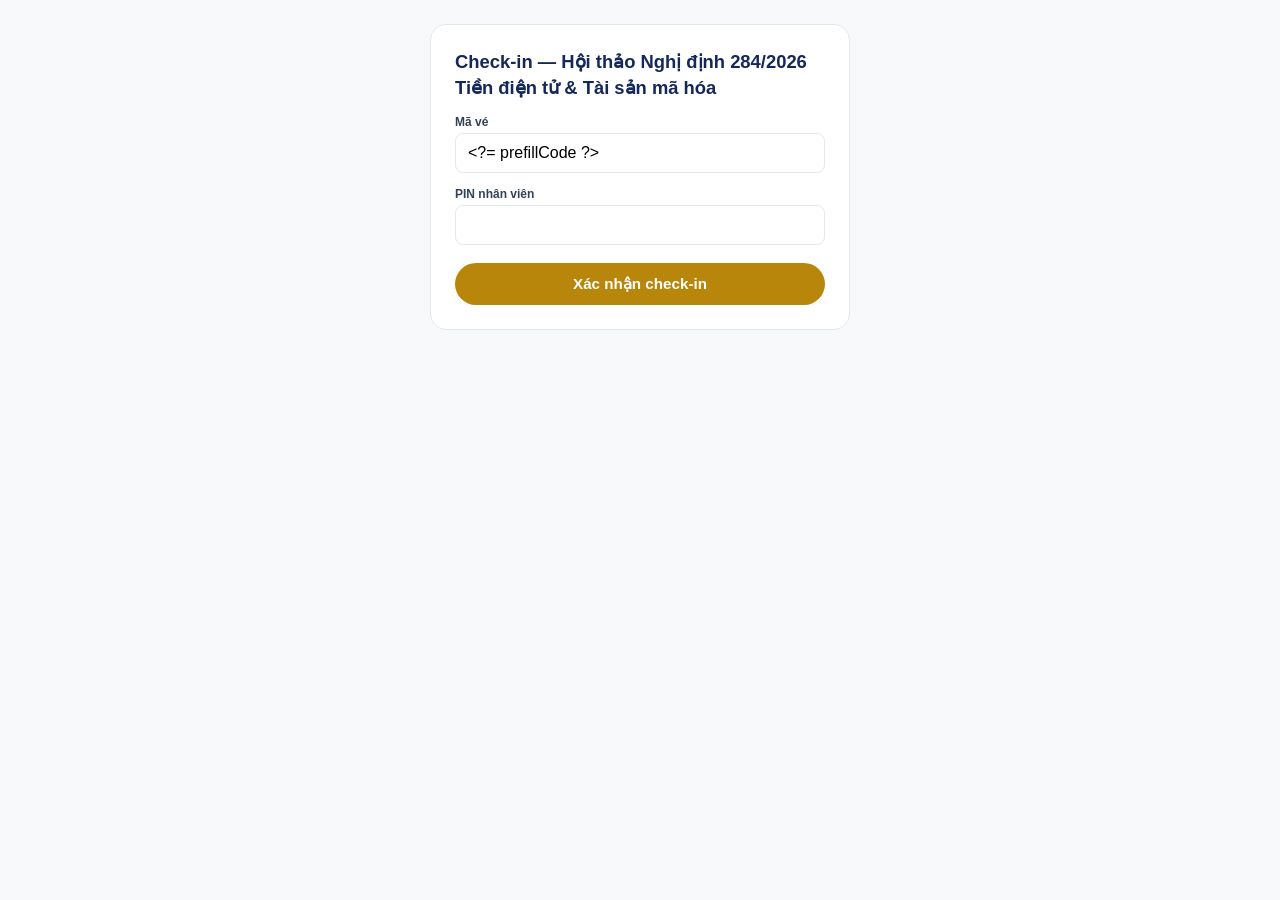
<file: CheckinPage.html>
<!DOCTYPE html>
<!--
  CheckinPage.html
  ============================================================
  ĐÃ SỬA so với bản gốc (giả định bản gốc lưu PIN vào localStorage để
  "nhớ" cho lần sau, và không có cơ chế tự khóa sau nhiều lần sai):

    TRƯỚC (giả định):
      localStorage.setItem('staffPin', pin); // tồn tại vĩnh viễn, mọi
                                              // tab/trình duyệt khác đọc được

    SAU:
      - KHÔNG dùng localStorage. Dùng sessionStorage (chỉ tồn tại trong
        1 tab, tự mất khi đóng tab) và TỰ XÓA sau 30 phút (Quy tắc #10).
      - Giữ nguyên setXFrameOptionsMode(DEFAULT) ở doGet (0_WebApp.gs)
        để chống nhúng trang này vào iframe của site khác (Quy tắc #18).
  ============================================================
-->
<html lang="vi">
<head>
  <meta charset="UTF-8">
  <meta name="viewport" content="width=device-width, initial-scale=1.0">
  <title>Check-in nhân viên</title>
  <style>
    :root { --navy: #14285a; --gold: #B8860B; --gold-hover: #996F08; }
    * { box-sizing: border-box; }
    body {
      font-family: Inter, Arial, sans-serif;
      background: #F8F9FA;
      margin: 0;
      padding: 24px 16px;
      color: #1E293B;
    }
    .card {
      max-width: 420px;
      margin: 0 auto;
      background: #fff;
      border: 1px solid #E2E8F0;
      border-radius: 1rem;
      padding: 24px;
    }
    h1 {
      color: var(--navy);
      font-family: Montserrat, Arial, sans-serif;
      font-size: 1.15rem;
      margin-top: 0;
      line-height: 1.4;
    }
    label {
      display: block;
      font-size: 0.75rem;
      font-weight: 600;
      margin: 14px 0 4px;
      color: #334155;
    }
    input[type="text"], input[type="password"] {
      width: 100%;
      padding: 10px 12px;
      border: 1px solid #E2E8F0;
      border-radius: 0.5rem;
      font-size: 1rem;
    }
    input:focus {
      outline: 2px solid var(--gold);
      outline-offset: 1px;
      border-color: var(--gold);
    }
    button {
      width: 100%;
      margin-top: 18px;
      padding: 12px;
      border: none;
      border-radius: 9999px;
      background: var(--gold);
      color: #fff;
      font-weight: 700;
      font-family: Montserrat, Arial, sans-serif;
      cursor: pointer;
      font-size: 0.95rem;
    }
    button:hover:not(:disabled) { background: var(--gold-hover); }
    button:focus-visible { outline: 3px solid var(--navy); outline-offset: 2px; }
    button:disabled { opacity: 0.6; cursor: not-allowed; }
    #result {
      margin-top: 16px;
      font-size: 0.9rem;
      padding: 10px 12px;
      border-radius: 0.5rem;
      display: none;
    }
    #result.ok { display: block; background: #e7f6ec; color: #1e7a34; }
    #result.err { display: block; background: #ffdad6; color: #93000a; }
  </style>
</head>
<body>
  <div class="card">
    <h1>Check-in — Hội thảo Nghị định 284/2026<br>Tiền điện tử &amp; Tài sản mã hóa</h1>

    <label for="ticketCode">Mã vé</label>
    <input id="ticketCode" type="text" value="<?= prefillCode ?>" autocomplete="off" inputmode="text">

    <!-- Token lấy từ QR, không cần nhân viên gõ tay -->
    <input id="ticketToken" type="hidden" value="<?= prefillToken ?>">

    <label for="staffPin">PIN nhân viên</label>
    <input id="staffPin" type="password" inputmode="numeric" autocomplete="off" maxlength="12">

    <button id="submitBtn" type="button" onclick="doCheckIn()">Xác nhận check-in</button>
    <div id="result" role="status" aria-live="polite"></div>
  </div>

  <script>
    // ----- Quy tắc #10: KHÔNG dùng localStorage cho PIN. -----
    // Nếu cần "nhớ" PIN để nhân viên không phải gõ lại liên tục trong ca
    // trực, dùng sessionStorage (tự mất khi đóng tab) VÀ tự hết hạn sau
    // 30 phút, kiểm tra lại mỗi khi trang được mở.
    (function restorePinIfFresh() {
      try {
        var saved = sessionStorage.getItem('staffPinTemp');
        var savedAt = Number(sessionStorage.getItem('staffPinTempAt') || 0);
        var THIRTY_MIN = 30 * 60 * 1000;
        if (saved && Date.now() - savedAt < THIRTY_MIN) {
          document.getElementById('staffPin').value = saved;
        } else {
          sessionStorage.removeItem('staffPinTemp');
          sessionStorage.removeItem('staffPinTempAt');
        }
      } catch (err) {
        // sessionStorage có thể bị trình duyệt chặn (chế độ ẩn danh...) — bỏ qua, không chặn trang.
      }
    })();

    function showResult(message, ok) {
      var resultEl = document.getElementById('result');
      // Chỉ dùng textContent — KHÔNG dùng innerHTML với dữ liệu server trả về (Quy tắc #15).
      resultEl.textContent = message;
      resultEl.className = ok ? 'ok' : 'err';
      resultEl.style.display = 'block';
    }

    function doCheckIn() {
      var btn = document.getElementById('submitBtn');
      var pin = document.getElementById('staffPin').value.trim();
      var code = document.getElementById('ticketCode').value.trim();
      var token = document.getElementById('ticketToken').value.trim();

      document.getElementById('result').style.display = 'none';

      if (!pin || !code) {
        showResult('Vui lòng nhập đủ Mã vé và PIN.', false);
        return;
      }

      btn.disabled = true;
      btn.textContent = 'Đang xử lý…';

      // Lưu tạm PIN vào sessionStorage kèm mốc thời gian, tự hết hạn sau 30 phút (Quy tắc #10)
      try {
        sessionStorage.setItem('staffPinTemp', pin);
        sessionStorage.setItem('staffPinTempAt', String(Date.now()));
      } catch (err) { /* bỏ qua nếu bị chặn */ }

      google.script.run
        .withSuccessHandler(function (res) {
          btn.disabled = false;
          btn.textContent = 'Xác nhận check-in';
          showResult(res.message, !!res.ok);
          if (res.ok) {
            document.getElementById('ticketCode').value = '';
            document.getElementById('ticketToken').value = '';
          }
        })
        .withFailureHandler(function () {
          btn.disabled = false;
          btn.textContent = 'Xác nhận check-in';
          showResult('Có lỗi xảy ra, vui lòng thử lại.', false);
        })
        .checkIn({ ticketCode: code, token: token, pin: pin });
    }
  </script>
</body>
</html>
</file>
<file: animations.css>
/* =============================================================================
   animations.css
   ============================================================================
   Hiệu ứng chuyển động phong cách Awwwards — GSAP 3 + ScrollTrigger + SplitText
   + Lenis (xem animations.js).

   QUY TẮC CỦA FILE NÀY (khớp yêu cầu):
   - KHÔNG có khai báo color / background-color / font-* / kích thước cố định
     nào làm thay đổi giao diện gốc — chỉ có transform / opacity / clip-path /
     filter và các thuộc tính bố cục TẠM THỜI phục vụ animation (position,
     z-index... của riêng các phần tử mới thêm: preloader, custom cursor,
     thanh progress agenda) không đổi bố cục các phần tử gốc.
   - Mọi phần tử được GSAP điều khiển đều có TRẠNG THÁI MẶC ĐỊNH = hiển thị đầy
     đủ, đúng vị trí cuối cùng. Trạng thái "ẩn để hiện dần" chỉ được gán bằng
     gsap.set()/gsap.fromTo() lúc runtime trong animations.js — nghĩa là nếu
     GSAP/CDN lỗi hoặc JS bị chặn, trang KHÔNG bao giờ bị kẹt ẩn nội dung.
   - File độc lập: xoá <link rel="stylesheet" href="animations.css">,
     animations.js, và 4 dòng <script src=".../gsap|ScrollTrigger|SplitText|
     lenis..."> trong index.html là gỡ sạch toàn bộ hệ thống này, trang trở lại
     đúng như trước khi thêm (hiệu ứng .reveal/.js-ready cũ trong index.html
     không nằm trong file này, không bị ảnh hưởng).
   ============================================================================ */

/* -----------------------------------------------------------------------
   1) PRELOADER — dùng lại logo/crest đã có (không thêm ảnh mới).
   Gắn vào: đầu trang, trước khi hero-title chạy stagger.
   ----------------------------------------------------------------------- */
#site-preloader {
  position: fixed;
  inset: 0;
  z-index: 9999;
  display: flex;
  align-items: center;
  justify-content: center;
  background: var(--bg);
  /* Lưới an toàn bằng CSS thuần: dù JS lỗi/không chạy hàm ẩn, preloader vẫn
     tự mờ đi và không còn chặn click sau 2.2s — không bao giờ kẹt màn hình. */
  animation: preloaderAutoHide .6s ease forwards;
  animation-delay: 2.2s;
}
#site-preloader .preloader-inner {
  display: flex;
  flex-direction: column;
  align-items: center;
  gap: 14px;
}
#site-preloader .preloader-crest {
  width: 64px;
  height: 64px;
  border-radius: 999px;
  background: var(--navy);
  color: var(--gold-muted);
  display: flex;
  align-items: center;
  justify-content: center;
  box-shadow: var(--shadow-lg);
  clip-path: inset(0% round 999px);
}
#site-preloader .preloader-crest svg { width: 32px; height: 32px; }
/* Số % đếm lên thật theo tiến độ nạp thư viện GSAP/Lenis + timeline preloader
   (animations.js mục B) — dùng --font-mono/--navy đã có sẵn (chỗ khác trong
   trang cũng dùng font-mono cho số liệu), không phải font/màu mới. */
#site-preloader .preloader-percent {
  font-family: var(--font-mono);
  font-size: 13px;
  font-weight: 600;
  letter-spacing: .08em;
  color: var(--navy);
  opacity: .7;
}
#site-preloader .preloader-bar {
  width: 140px;
  height: 2px;
  background: var(--slate-200);
  overflow: hidden;
  border-radius: 999px;
}
#site-preloader .preloader-bar-fill {
  width: 0%;
  height: 100%;
  background: var(--gold);
}
@keyframes preloaderAutoHide { to { opacity: 0; visibility: hidden; pointer-events: none; } }
/* JS không chạy được (bị chặn hoàn toàn) → ẩn preloader ngay, không chờ animation-delay */
html:not(.js-ready) #site-preloader { display: none; }

/* -----------------------------------------------------------------------
   2) HERO — khối nội dung "co lại + bo góc" khi cuộn qua (thay cho hiệu ứng
   scale ảnh hero, vì trang này không có ảnh lớn trong hero). Áp dụng vào
   chính section .hero hiện có (không thêm phần tử bọc mới).
   Gắn vào: #home (.hero)
   ----------------------------------------------------------------------- */
.hero { will-change: transform, border-radius; transform-origin: center top; }

/* -----------------------------------------------------------------------
   3) ABOUT-LEAD — đoạn giới thiệu lớn, từng từ mờ→rõ theo scroll (scrub).
   Gắn vào: #about .about-lead
   ----------------------------------------------------------------------- */
.about-lead .split-word { display: inline-block; }

/* -----------------------------------------------------------------------
   4) AGENDA — thanh tiến trình dọc chạy theo scroll (chỉ desktop).
   Gắn vào: #agenda .agenda-list
   ----------------------------------------------------------------------- */
.agenda-progress-track {
  position: absolute;
  left: -14px; /* nằm trong khoảng đệm 16px của .container — không đụng layout các item */
  top: 6px;
  bottom: 6px;
  width: 2px;
  background: var(--slate-200);
  display: none;
}
.agenda-progress-fill {
  position: absolute;
  top: 0; left: 0;
  width: 100%;
  height: 0%;
  background: var(--gold);
}
/* Chấm mốc theo từng agenda-item, sáng dần lên (đổi từ --slate-200 sang
   --gold) khi thanh fill phía trên chạy qua — chỉ đổi màu 1 biến đã có sẵn,
   không thêm màu mới. */
.agenda-progress-dot {
  position: absolute;
  left: 50%;
  width: 6px;
  height: 6px;
  border-radius: 999px;
  background: var(--slate-200);
  transform: translate(-50%, -50%);
  transition: background-color .3s ease, box-shadow .3s ease;
}
.agenda-progress-dot.is-lit {
  background: var(--gold);
  box-shadow: 0 0 0 3px color-mix(in srgb, var(--gold) 25%, transparent);
}
html.agenda-timeline-on .agenda-list { position: relative; }
html.agenda-timeline-on .agenda-progress-track { display: block; }

/* -----------------------------------------------------------------------
   5) CARD HOVER — "ảnh" trong thẻ (icon/avatar, vì trang không dùng ảnh
   chụp) phóng to nhẹ khi hover, cộng thêm cho hiệu ứng nhấc thẻ đã có sẵn.
   Gắn vào: mọi .card-hover (about-point, agenda-item, speaker, doc)
   ----------------------------------------------------------------------- */
.icon-box, .speaker-avatar {
  transition: transform .35s cubic-bezier(.16,.8,.24,1);
}
.card-hover:hover .icon-box,
.card-hover:hover .speaker-avatar { transform: scale(1.08); }

/* -----------------------------------------------------------------------
   6) FAQ ACCORDION — GSAP tự animate chiều cao khi mở/đóng, thay cho hiệu
   ứng bật tức thì mặc định của <details>.
   Gắn vào: #contact .faq-item
   ----------------------------------------------------------------------- */
/* -----------------------------------------------------------------------
   7) FOOTER REVEAL — nội dung trang trượt lên để lộ footer cố định phía
   dưới (chỉ bật ở desktop — animations.js tự thêm/xoá class này).
   Gắn vào: <main id="site-main"> + <footer class="site-footer">
   ----------------------------------------------------------------------- */
html.footer-reveal-on #site-main {
  position: relative;
  z-index: 1;
  background: var(--bg); /* màu ĐÃ CÓ sẵn trong biến gốc — không phải màu mới */
}
html.footer-reveal-on .site-footer {
  position: fixed;
  left: 0; right: 0; bottom: 0;
  z-index: 0;
}

/* -----------------------------------------------------------------------
   8) CUSTOM CURSOR — chấm tròn nhỏ theo màu nhấn (--gold) đã có sẵn.
   Chỉ hiện trên thiết bị có chuột thật (animations.js tự kiểm tra
   (hover: hover) and (pointer: fine), tắt hẳn trên cảm ứng/reduced-motion).
   ----------------------------------------------------------------------- */
#custom-cursor {
  position: fixed;
  top: 0; left: 0;
  width: 10px; height: 10px;
  border-radius: 999px;
  background: var(--gold);
  pointer-events: none;
  z-index: 9998;
  display: flex;
  align-items: center;
  justify-content: center;
  transform: translate(-50%, -50%);
  transition: width .25s ease, height .25s ease, opacity .2s ease, background-color .25s ease;
  opacity: 0;
}
html.has-custom-cursor #custom-cursor { opacity: .9; }
html.has-custom-cursor #custom-cursor.is-hover { width: 36px; height: 36px; opacity: .3; }
/* Nhãn nhỏ hiện giữa cursor khi hover mục có ý nghĩa thao tác rõ (tải file,
   đăng ký) — chỉ dùng ký hiệu mũi tên, không cần dịch theo ngôn ngữ trang.
   Dùng lại màu --navy có sẵn, không phải màu mới. */
#custom-cursor .cursor-label {
  font-family: var(--font-mono);
  font-size: 12px;
  font-weight: 700;
  color: var(--navy);
  opacity: 0;
  transition: opacity .2s ease;
  white-space: nowrap;
}
html.has-custom-cursor #custom-cursor.is-hover.has-label { width: 44px; height: 44px; opacity: .95; background: var(--gold-muted); }
html.has-custom-cursor #custom-cursor.has-label .cursor-label { opacity: 1; }
/* Ẩn con trỏ hệ thống chỉ khi custom cursor thực sự đang chạy */
html.has-custom-cursor, html.has-custom-cursor a, html.has-custom-cursor button {
  cursor: none;
}

/* -----------------------------------------------------------------------
   9) THANH CUỘN TUỲ CHỈNH — dùng lại --navy/--bg/--gold-muted đã có sẵn.
   Chỉ ảnh hưởng giao diện thanh cuộn của trình duyệt (Chrome/Edge/Firefox),
   không đổi bố cục/nội dung trang. Trình duyệt không hỗ trợ sẽ dùng thanh
   cuộn mặc định — không lỗi, không mất chức năng cuộn.
   ----------------------------------------------------------------------- */
html {
  scrollbar-width: thin;
  scrollbar-color: var(--gold-muted) var(--bg);
}
::-webkit-scrollbar { width: 10px; height: 10px; }
::-webkit-scrollbar-track { background: var(--bg); }
::-webkit-scrollbar-thumb {
  background-color: var(--gold-muted);
  border-radius: 999px;
  border: 2px solid var(--bg);
}
::-webkit-scrollbar-thumb:hover { background-color: var(--gold); }

/* -----------------------------------------------------------------------
   Tôn trọng "giảm chuyển động": tắt sạch mọi hiệu ứng trong file này,
   đưa các phần tử phụ trợ (preloader/cursor/footer-reveal) về vô hại.
   ----------------------------------------------------------------------- */
@media (prefers-reduced-motion: reduce) {
  #site-preloader { display: none !important; }
  #custom-cursor { display: none !important; }
  html.has-custom-cursor, html.has-custom-cursor a, html.has-custom-cursor button { cursor: auto !important; }
  html.footer-reveal-on #site-main,
  html.footer-reveal-on .site-footer { position: static !important; z-index: auto !important; }
  .agenda-progress-track { display: none !important; }
}
</file>
